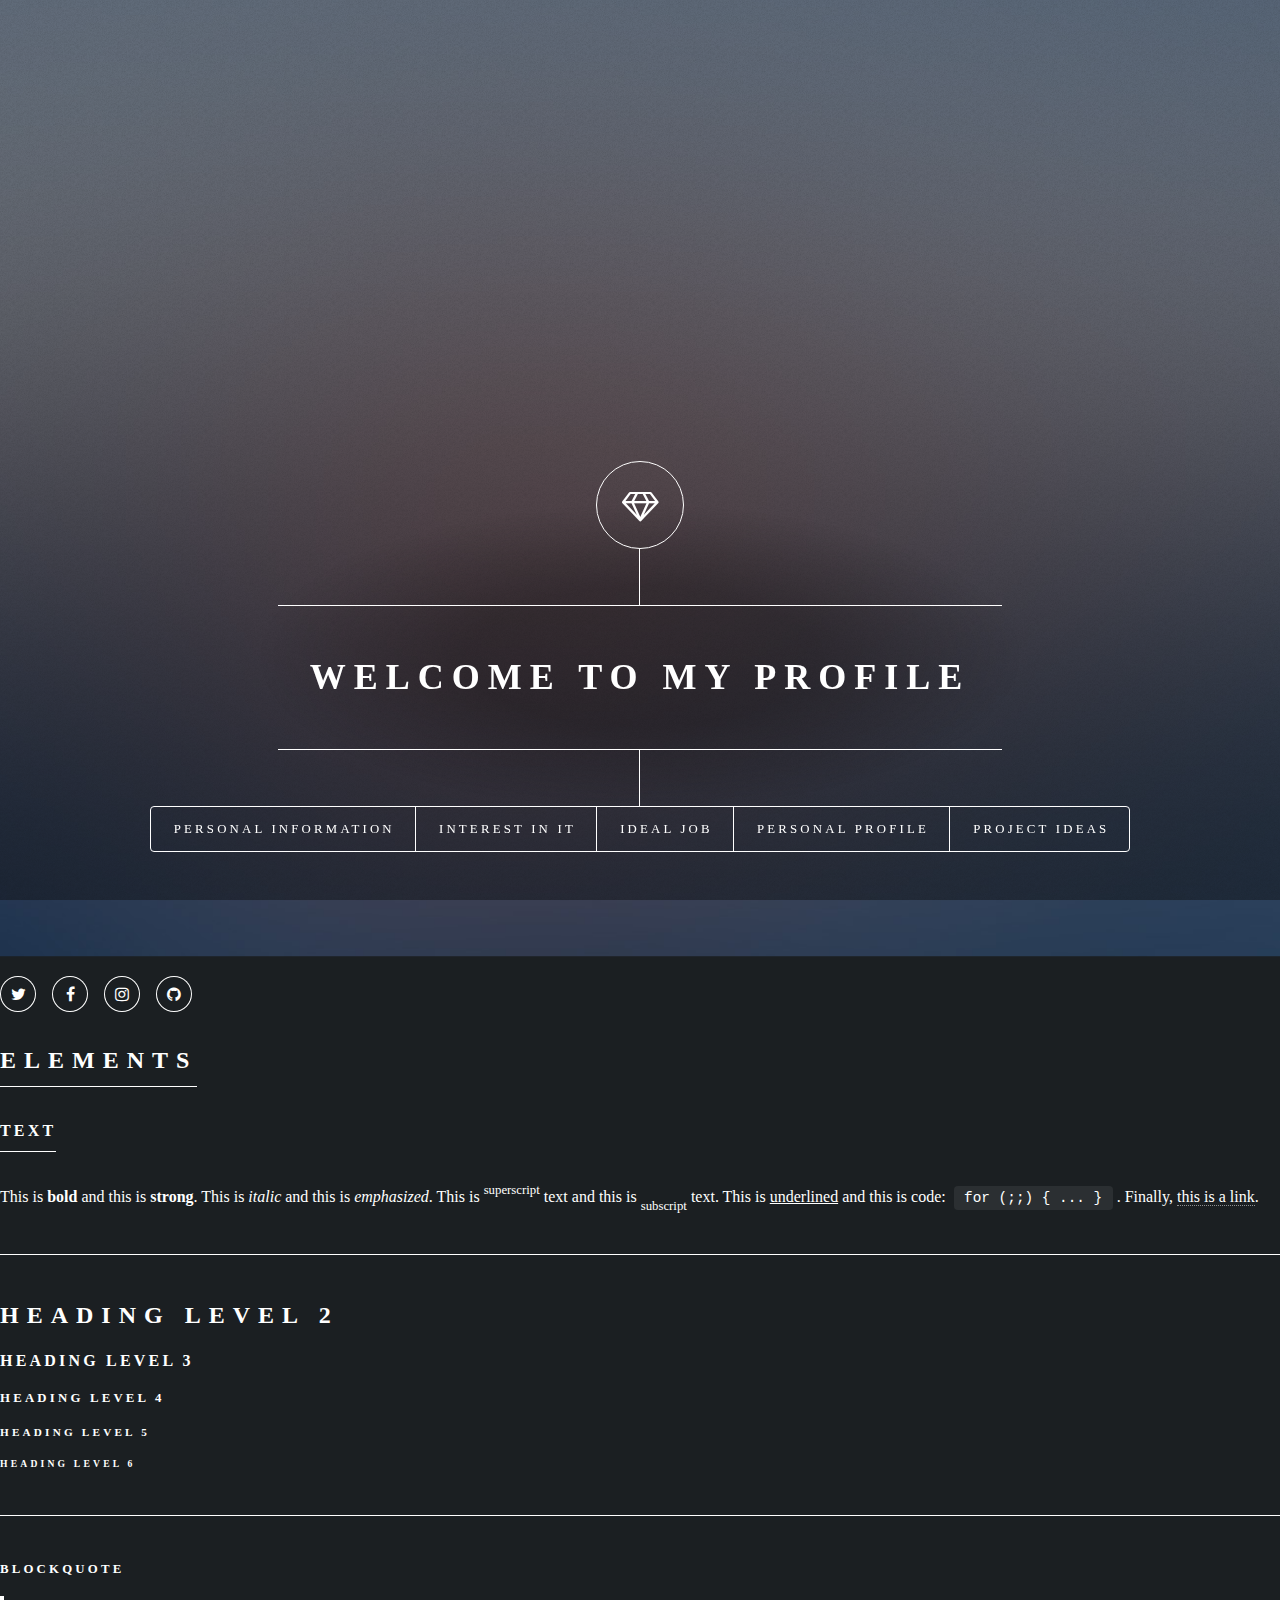
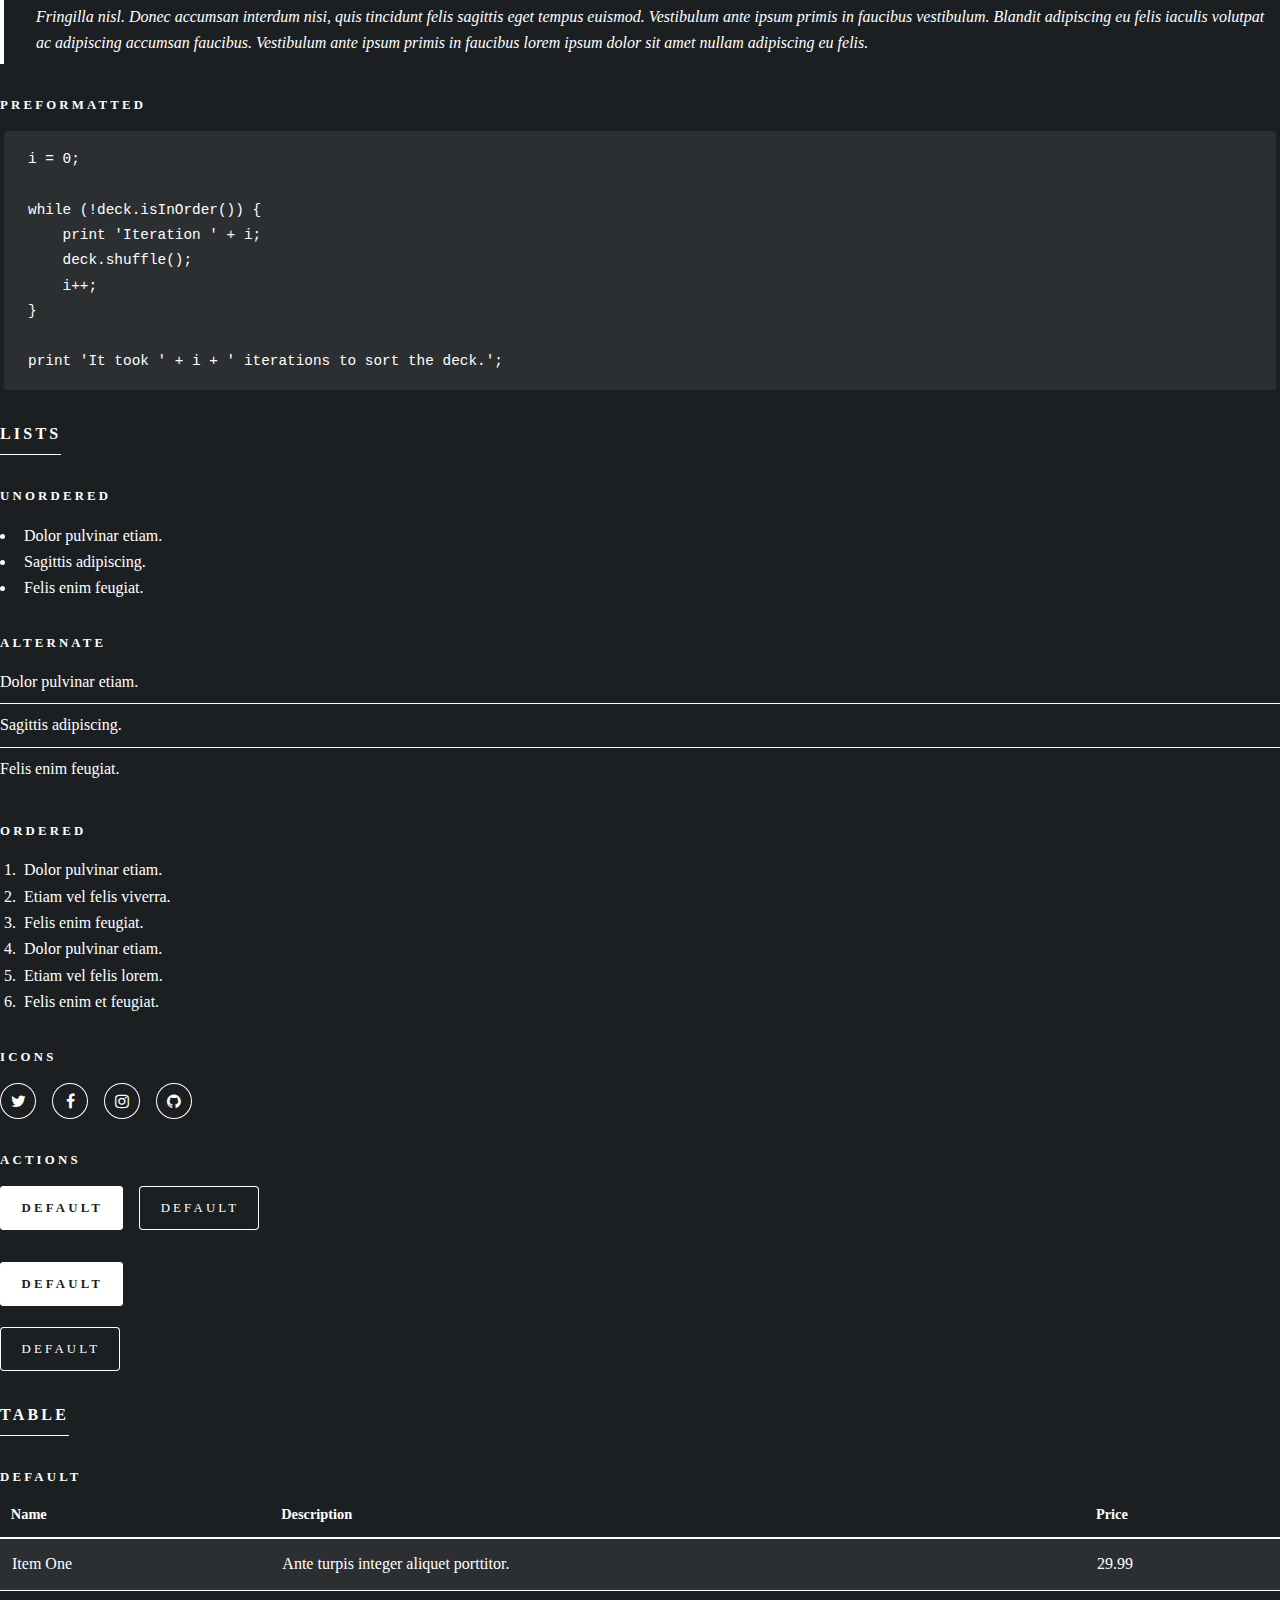
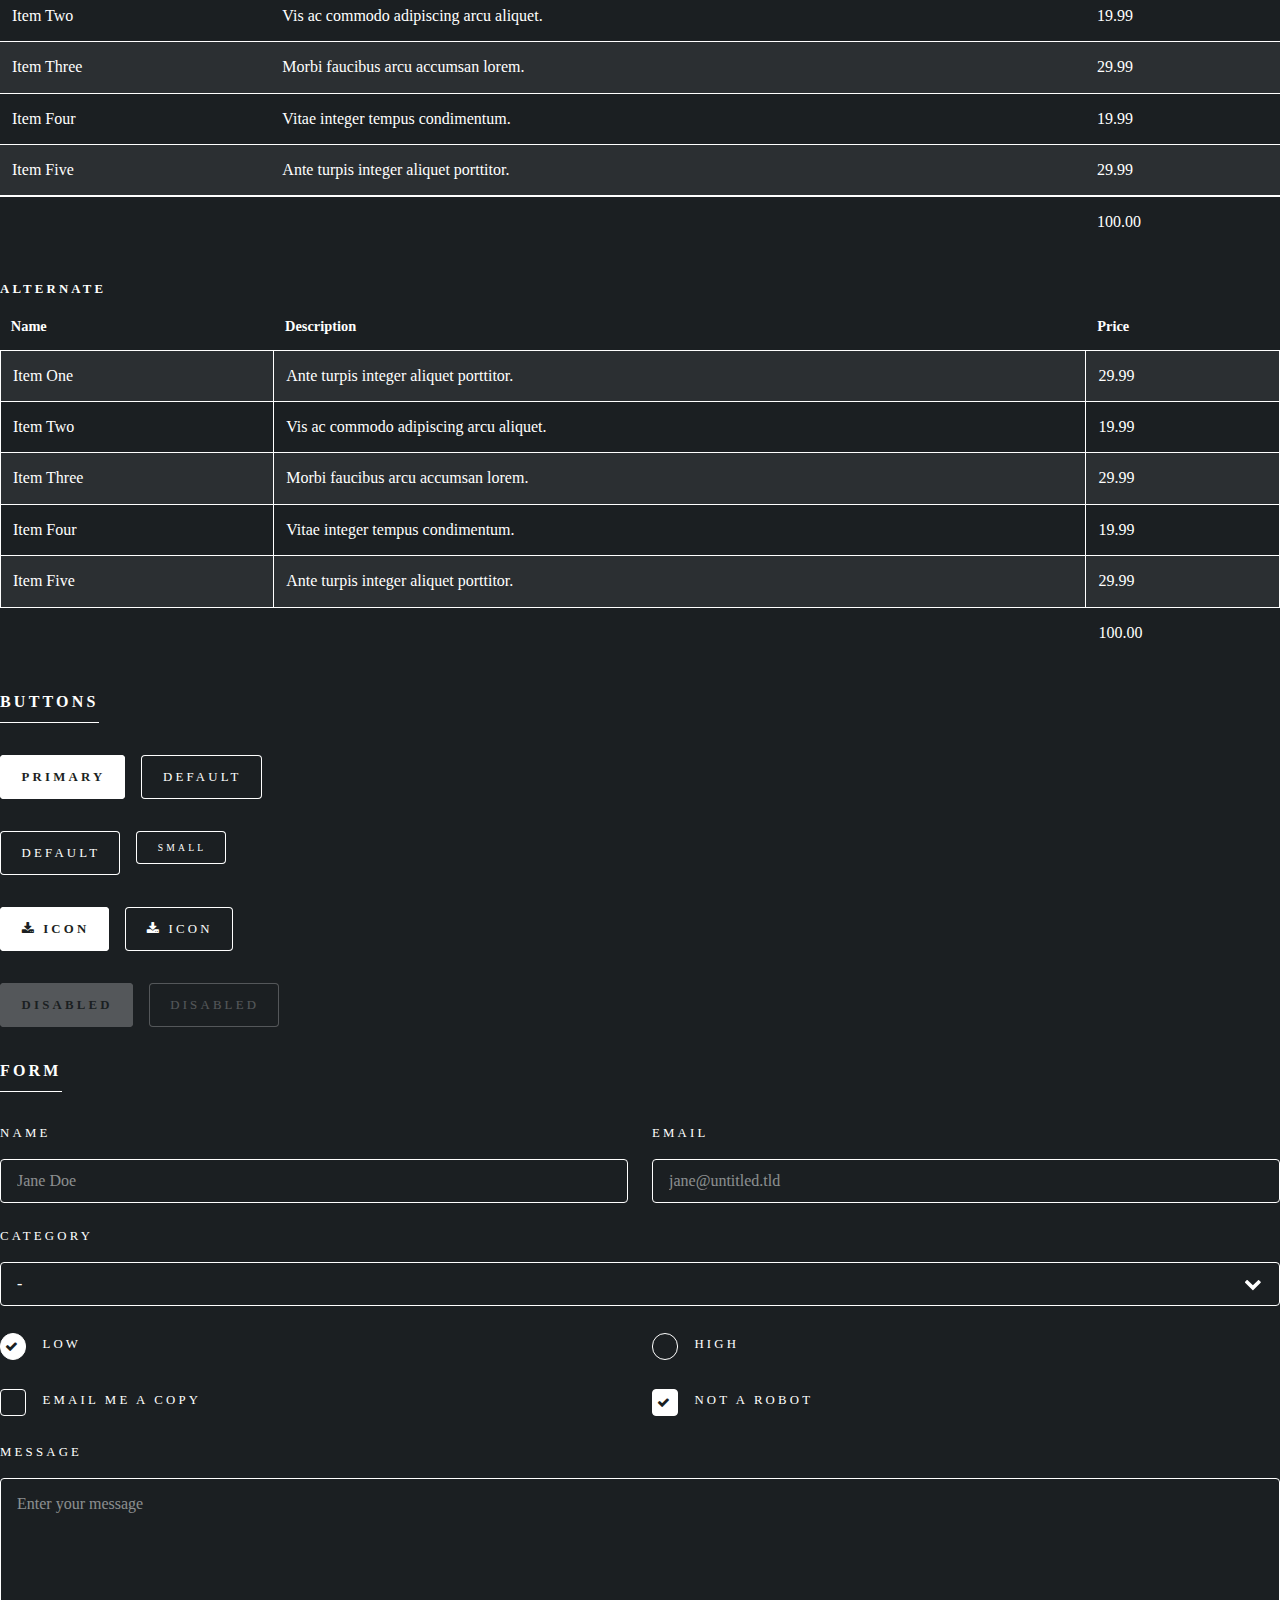
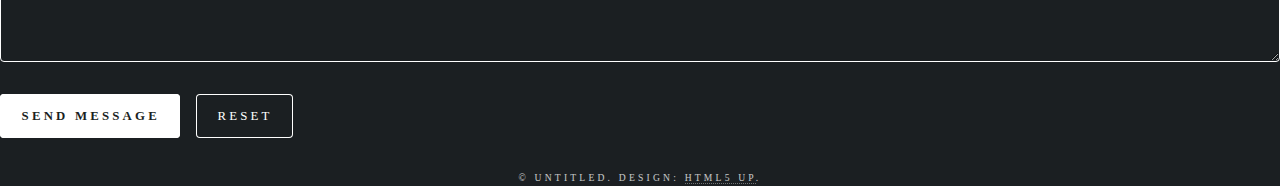
<file: html5up-dimension/index.html>
<!DOCTYPE HTML>
<!--
	Dimension by HTML5 UP
	html5up.net | @ajlkn
	Free for personal and commercial use under the CCA 3.0 license (html5up.net/license)
-->
<html>
	<head>
		<title>Dimension by HTML5 UP</title>
		<meta charset="utf-8" />
		<meta name="viewport" content="width=device-width, initial-scale=1, user-scalable=no" />
		<link rel="stylesheet" href="assets/css/main.css" />
		<noscript><link rel="stylesheet" href="assets/css/noscript.css" /></noscript>
	</head>
	<body class="is-preload">

		<!-- Wrapper -->
			<div id="wrapper">

				<!-- Header -->
					<header id="header">
						<div class="logo">
							<span class="icon fa-diamond"></span>
						</div>
						<div class="content">
							<div class="inner">
								<h1>WELCOME TO MY PROFILE</h1>
								
							</div>
						</div>
						<nav>
							<ul>
								<li><a href="#PersonalInformation">Personal Information</a></li>
								<li><a href="#InterestinIT">Interest in IT</a></li>
								<li><a href="#IdealJob">Ideal Job</a></li>
								<li><a href="#PersonalProfile">Personal Profile</a></li>
								<li><a href="#Projectideas">Project Ideas</a></li>
								<!--<li><a href="#elements">Elements</a></li>-->
							</ul>
						</nav>
					</header>

				<!-- Main -->
					<div id="main">

						<!-- Personal Information -->
							<article id="PersonalInformation">
								<h2 class="major">Personal Information</h2>
								<p>My name is hajera, my student ID is s3660468 and my email address is s3660468@student.rmit.edu.au .I grew up in Afghanistan and moved to Australia in 2006 I started from primary school went to high school. One interesting fact about me is that I’m scared of dogs.</p>
								 <span class="image main"><img src="images/hajera.jpg" alt="" /></span>
							</article>

						<!-- Interest in IT -->
							<article id="InterestinIT">
								<h2 class="major">Interest in IT</h2>
								<span class="image main"><img src="images/code.jpg" alt="" /></span>
								<p> What is your interest in IT?</p> 
								<p>What interest me, is programing and web developing mainly because you can do anything and there is always something new to learn. There are infinite lines of code that all do different thing but when you put them together they make a program.My interest in IT started in year 11 and 12 when I started taking information technology which I learnt the basics of programming and coding like Hello World. When I started going to my classes and learning new things, I knew I wanted to pursue a career in IT.</p>
								<p>Why did you choose to come to RMIT?</p> 
								<p>The reason I choose to come to RMIT was because I got an offer from RMIT and also my year 12 career advisers suggested RMIT to me because it offer a different range of qualifications like you can do you certificate, diploma or advances diploma and if you want to you can continues studying and do you bachelors, honours and master degree.</p>
								<p>What do you expect to learn during your studies?</p>
								<p> During my studies, I expect to learn to get better at solving problems and learn more about programing and coding. I want to learn how to program and make  professional website for bigger business who want to branch out to online advertising, as I want to be a web developer as my future career. </p>
							</article>

						<!-- Ideal Job -->
							<article id="IdealJob">
								<h2 class="major">Ideal Job</h2>
								<span class="image main"><img src="images/job.jpg" alt="" /></span>
								<p>The job advertisement itself.</p>
								<p>Jobs advertisement link: https://www.seek.com.au/job/38527146?searchrequesttoken=57602835-163b-456c-aca3-b8c3aa6a3c42&type=standout</p>
								<p>Screenshot of the job:</p>
								<span class="image main"><img src="images/first.jpg" alt="" /></span>
								<span class="image main"><img src="images/second.jpg" alt="" /></span>
								<span class="image main"><img src="images/third.jpg" alt="" /></span>
								<span class="image main"><img src="images/fourth.jpg" alt="" /></span>
								<p>Description of the position, and particularly what makes this position appealing to you?</p>
								<p>The requirements to this job is that you should have experience in user interface design and whereas the person will work with a User experiences design, designer to construct pixel perfect multi-platform results.The portfolio you made should be amazing and will showcase the websites and apps that have made from scratch. Should have sufficient knowledge in HTML and CSS to develop a WordPress website. You will realise the user experience design and least design and have the capacity to work under pressure and meet tight deadlines.For this work you have to be passionate, creative, pleasant, open minded, and a team player and also you have typographical skills and should understand the branding and be able to create websites and app design from a brief given to you, working closely together with our user experience design.</p>
								<p>Description of the skills, qualifications and experience required for the position?</p>
								<p>The qualifications for this job is that you should have Bachelor degree in graphic design or anything close to that. The experience need for this job is minimum is 5 years as a web designer. The skills you are required is to have is outstanding verbal and written communication skills and being able to be a team player who can adjust in a fast-changing environment and being able to solve problem and have good time management skills.Should have amazing creative portfolio of a current web design you have worked on and Should be highly professional in Photoshop, Illustrator, InDesign and Sketch or Adobe XD at a least in a Mac environment.Have the basic understanding of HTML and CSS and experience in WordPress would be a bonus for this job.Being able to manage and design multiple project at the same time and have to be up to date with the Technology trends for mobile app and websites.</p>
								<p>Description of the skills, qualifications and experience you currently have?</P>
								<p> Right now, the skills I have for web design is the basic HTML, CSS and WordPress, skills I have and the qualifications I have is a Diploma Degree in Information Technology and bachelor’s Degree in Technology (computer studies) which I’m doing it.I really don't have any experience in web design or mobile app</P>
								<p>Plan describing how you will obtain the skills, qualifications and experiencerequired for the position, building on those you have now?</p>
								<p>A plan that I will obtain is to get better at developing website, I should start making random website from scratch and using WordPress so I can get good at my HTML and CSS because right now I have the basic knowledge of the HTML and CSS. If I practice more I would get better at it, and also If I need help I can use the internet to find out how to do it.</p>
							</article>

						<!-- Personal Profile -->
							<article id="PersonalProfile">
								<h2 class="major">Personal Profile</h2>
								<p>The results of an online Myers-Briggs test</p>
								<span class="image main"><img src="images/1.jpg" alt="" /></span>
								<span class="image main"><img src="images/1and2.jpg" alt="" /></span>
								<p>The results of an online learning style test</p>
								<span class="image main"><img src="images/2.jpg" alt="" /></span>
								<p>The Result of Big Five Personality Test</p>
								<span class="image main"><img src="images/3.jpg" alt="" /></span>
								<p>What do the results of these tests mean for you?</p>
								<p>The test results mean to me that I have to improve and work on something to get better at it.</p>
								<p>How do you think these results may influence your behaviour in a team?</p>
								<p>The results may influence my behaviour in my group by making me talk and contribute more in group discussions and tell my group what I am thinking because I’m quite person.</p>
								<p>How should you take this into account when forming a team</p>
								<p>When form a team I should take into account that someone who better at being a team leader because I’m not good at giving people Ideas and telling them what to do.</p>
							</article>
						 <!-- Project ideas -->
							<article id="Projectideas">
								<h2 class="major">Project ideas</h2>
								<p>What the project will be?</p>
								<p>My project idea is a create a mobile app, the mobile app would be based on lost property, that can be used only by business, companies, school and University. The app can help the people inside or outside the business (employees or customers), companies (employees or customers), school (stuff or student) and University (stuff or student) find there lost their valuable or items. The app is useful because it can help lose the hustle of going back to the business, companies, school and University to find their lost valuable or items. If the owner of the item is found they should have an evidence of ownership. </p>
								<p>Description of why the project will be interesting or useful?</p>
								<p>The mobile app that I’m creating can be useful for people who has a habit of losing thing or forgetting things at places it will be easy for them to find their stuff, where they left their valuable or items by just checking the app if anyone has handed it to the lost property. As my own personal experience in high school I have lost most of my thing but mostly I have lost my USB and I used to go to the library or the lost property once a week to check if my USB would be there that would kind of bothered me to go to the library and have look, if the school had an app with they could listed the thing student have lost, that would make my life easier by just check on the app instead of physically going. </p>
								<p>Description of the features of the product or service?</p>
								<p>The features that my App application would have is sign up page, login page and notification button. The sign-up page would be simple to follow and to make an account first you filling some of your details like first name, last name, phone number and  verification code will be send to the phone number which they need to type it in for security purpose , Personal email verification code will be send to personal email which they need to type it in security purpose , category for example if it business, school or company and they need to fill in the category detail like if they are sign up for a school, business or company they need to put in the name of the school, business or the companies.The sign-up page would contain username or email and password to sign in and a button for forgot user name and forgot password just in case they don't remember their user name and password and sign in button so when they click in the sign in button t can process and open their account and a tick the box button where it says remember my account, so they don’t have to log in every time if they don't want to, they can just be log in all the time if they tick the box. In the setting, there will be a notification button where they can adjust it if they want to see the notification by truing the notification button on. The notification will notify if there is any new lost item has been added to the app or any update has been made and they will be notified and if they only turn the button on then only they will be notified other ways if the button is off they will be not notified and they have to check the app for any update or if any new items has been added.When you log in into your account there will be button where it will have items and when you click on the items button you will have sub menu of different category of items for example, there will be a phone, watches and USB and when you click on one of them you for example if you click on the USB sub menu you will see how many USB is there and if yours is there.Another feature I’ll add is a location button which is up to the owner of the account if they want to they can turn the location on and the app will know the location and if they lose something they can check where the last place they went to and if they don't want the location they can just leave it off and no location and be tracked and this will be a simple application just to get started on the project more feature can be add afterwards when once our customer uses the mobile application and we can ask there feedback on what needs to be improved or added to the mobile application. </p>
								<p>Describe of the software, hardware and/or other equipment needed?</p>
								<p>First thing you need is to have a mobile application developer who know how to code and make a mobile application. The hardware that we need to develop this app is a laptop or a computer from Mac or windows or from any company. The laptop or computer should have enough storage to download the program that you will be using for coding the mobile application and an android phone to test the app at each stage. The software that we will be using to develop this mobile app is android studio, which we can download it from google for free.</p>
								<p>List the skills are required for your project, including software that needs to be written, and special hardware?</p>
								<p>The skills Required for developing the mobile application is that you need to know to how to use the android studio and when testing the application, you should know how to connect the hardware which is the phone to android studio to test the application at each stage to see if the app is working the way you planned to work and how the application look on an mobile and the other  skill Required for developing the mobile application is someone who needs to be good at coding for mobile application and get the basic thing we want in a app.It will be easy to find the hardware and software because we already have the hardware and software but when it comes to the skills it would be hard to find because as myself I really don’t have the skills to develop an application own my own I will need someone’s help who good at developing mobile application.</p>
								<p>If the project is successful, what will be the outcome? How will the original problem be solved? What impact will this development have?</p>
								<p>If my project is successful the outcome will be huge. For one it will be less of a hassle to find you lost belongings. because of going to the store or business you can just get on our app find the store or business and try and find you lost belongings and my mobile application will solve the original problem, it will do this by making it easier to find and retrieve your item you have lost thus solving my original problem. If my mobile app is successful there will probably be more applications like my own in development.</p>
								
								
							</article>
										</div>
									</div>
									<ul class="actions">
										<li><input type="submit" value="Send Message" class="primary" /></li>
										<li><input type="reset" value="Reset" /></li>
									</ul>
								</form>
								<ul class="icons">
									<li><a href="#" class="icon fa-twitter"><span class="label">Twitter</span></a></li>
									<li><a href="#" class="icon fa-facebook"><span class="label">Facebook</span></a></li>
									<li><a href="#" class="icon fa-instagram"><span class="label">Instagram</span></a></li>
									<li><a href="#" class="icon fa-github"><span class="label">GitHub</span></a></li>
								</ul>
							</article>

						<!-- Elements -->
							<article id="elements">
								<h2 class="major">Elements</h2>

								<section>
									<h3 class="major">Text</h3>
									<p>This is <b>bold</b> and this is <strong>strong</strong>. This is <i>italic</i> and this is <em>emphasized</em>.
									This is <sup>superscript</sup> text and this is <sub>subscript</sub> text.
									This is <u>underlined</u> and this is code: <code>for (;;) { ... }</code>. Finally, <a href="#">this is a link</a>.</p>
									<hr />
									<h2>Heading Level 2</h2>
									<h3>Heading Level 3</h3>
									<h4>Heading Level 4</h4>
									<h5>Heading Level 5</h5>
									<h6>Heading Level 6</h6>
									<hr />
									<h4>Blockquote</h4>
									<blockquote>Fringilla nisl. Donec accumsan interdum nisi, quis tincidunt felis sagittis eget tempus euismod. Vestibulum ante ipsum primis in faucibus vestibulum. Blandit adipiscing eu felis iaculis volutpat ac adipiscing accumsan faucibus. Vestibulum ante ipsum primis in faucibus lorem ipsum dolor sit amet nullam adipiscing eu felis.</blockquote>
									<h4>Preformatted</h4>
									<pre><code>i = 0;

while (!deck.isInOrder()) {
    print 'Iteration ' + i;
    deck.shuffle();
    i++;
}

print 'It took ' + i + ' iterations to sort the deck.';</code></pre>
								</section>

								<section>
									<h3 class="major">Lists</h3>

									<h4>Unordered</h4>
									<ul>
										<li>Dolor pulvinar etiam.</li>
										<li>Sagittis adipiscing.</li>
										<li>Felis enim feugiat.</li>
									</ul>

									<h4>Alternate</h4>
									<ul class="alt">
										<li>Dolor pulvinar etiam.</li>
										<li>Sagittis adipiscing.</li>
										<li>Felis enim feugiat.</li>
									</ul>

									<h4>Ordered</h4>
									<ol>
										<li>Dolor pulvinar etiam.</li>
										<li>Etiam vel felis viverra.</li>
										<li>Felis enim feugiat.</li>
										<li>Dolor pulvinar etiam.</li>
										<li>Etiam vel felis lorem.</li>
										<li>Felis enim et feugiat.</li>
									</ol>
									<h4>Icons</h4>
									<ul class="icons">
										<li><a href="#" class="icon fa-twitter"><span class="label">Twitter</span></a></li>
										<li><a href="#" class="icon fa-facebook"><span class="label">Facebook</span></a></li>
										<li><a href="#" class="icon fa-instagram"><span class="label">Instagram</span></a></li>
										<li><a href="#" class="icon fa-github"><span class="label">Github</span></a></li>
									</ul>

									<h4>Actions</h4>
									<ul class="actions">
										<li><a href="#" class="button primary">Default</a></li>
										<li><a href="#" class="button">Default</a></li>
									</ul>
									<ul class="actions stacked">
										<li><a href="#" class="button primary">Default</a></li>
										<li><a href="#" class="button">Default</a></li>
									</ul>
								</section>

								<section>
									<h3 class="major">Table</h3>
									<h4>Default</h4>
									<div class="table-wrapper">
										<table>
											<thead>
												<tr>
													<th>Name</th>
													<th>Description</th>
													<th>Price</th>
												</tr>
											</thead>
											<tbody>
												<tr>
													<td>Item One</td>
													<td>Ante turpis integer aliquet porttitor.</td>
													<td>29.99</td>
												</tr>
												<tr>
													<td>Item Two</td>
													<td>Vis ac commodo adipiscing arcu aliquet.</td>
													<td>19.99</td>
												</tr>
												<tr>
													<td>Item Three</td>
													<td> Morbi faucibus arcu accumsan lorem.</td>
													<td>29.99</td>
												</tr>
												<tr>
													<td>Item Four</td>
													<td>Vitae integer tempus condimentum.</td>
													<td>19.99</td>
												</tr>
												<tr>
													<td>Item Five</td>
													<td>Ante turpis integer aliquet porttitor.</td>
													<td>29.99</td>
												</tr>
											</tbody>
											<tfoot>
												<tr>
													<td colspan="2"></td>
													<td>100.00</td>
												</tr>
											</tfoot>
										</table>
									</div>

									<h4>Alternate</h4>
									<div class="table-wrapper">
										<table class="alt">
											<thead>
												<tr>
													<th>Name</th>
													<th>Description</th>
													<th>Price</th>
												</tr>
											</thead>
											<tbody>
												<tr>
													<td>Item One</td>
													<td>Ante turpis integer aliquet porttitor.</td>
													<td>29.99</td>
												</tr>
												<tr>
													<td>Item Two</td>
													<td>Vis ac commodo adipiscing arcu aliquet.</td>
													<td>19.99</td>
												</tr>
												<tr>
													<td>Item Three</td>
													<td> Morbi faucibus arcu accumsan lorem.</td>
													<td>29.99</td>
												</tr>
												<tr>
													<td>Item Four</td>
													<td>Vitae integer tempus condimentum.</td>
													<td>19.99</td>
												</tr>
												<tr>
													<td>Item Five</td>
													<td>Ante turpis integer aliquet porttitor.</td>
													<td>29.99</td>
												</tr>
											</tbody>
											<tfoot>
												<tr>
													<td colspan="2"></td>
													<td>100.00</td>
												</tr>
											</tfoot>
										</table>
									</div>
								</section>

								<section>
									<h3 class="major">Buttons</h3>
									<ul class="actions">
										<li><a href="#" class="button primary">Primary</a></li>
										<li><a href="#" class="button">Default</a></li>
									</ul>
									<ul class="actions">
										<li><a href="#" class="button">Default</a></li>
										<li><a href="#" class="button small">Small</a></li>
									</ul>
									<ul class="actions">
										<li><a href="#" class="button primary icon fa-download">Icon</a></li>
										<li><a href="#" class="button icon fa-download">Icon</a></li>
									</ul>
									<ul class="actions">
										<li><span class="button primary disabled">Disabled</span></li>
										<li><span class="button disabled">Disabled</span></li>
									</ul>
								</section>

								<section>
									<h3 class="major">Form</h3>
									<form method="post" action="#">
										<div class="fields">
											<div class="field half">
												<label for="demo-name">Name</label>
												<input type="text" name="demo-name" id="demo-name" value="" placeholder="Jane Doe" />
											</div>
											<div class="field half">
												<label for="demo-email">Email</label>
												<input type="email" name="demo-email" id="demo-email" value="" placeholder="jane@untitled.tld" />
											</div>
											<div class="field">
												<label for="demo-category">Category</label>
												<select name="demo-category" id="demo-category">
													<option value="">-</option>
													<option value="1">Manufacturing</option>
													<option value="1">Shipping</option>
													<option value="1">Administration</option>
													<option value="1">Human Resources</option>
												</select>
											</div>
											<div class="field half">
												<input type="radio" id="demo-priority-low" name="demo-priority" checked>
												<label for="demo-priority-low">Low</label>
											</div>
											<div class="field half">
												<input type="radio" id="demo-priority-high" name="demo-priority">
												<label for="demo-priority-high">High</label>
											</div>
											<div class="field half">
												<input type="checkbox" id="demo-copy" name="demo-copy">
												<label for="demo-copy">Email me a copy</label>
											</div>
											<div class="field half">
												<input type="checkbox" id="demo-human" name="demo-human" checked>
												<label for="demo-human">Not a robot</label>
											</div>
											<div class="field">
												<label for="demo-message">Message</label>
												<textarea name="demo-message" id="demo-message" placeholder="Enter your message" rows="6"></textarea>
											</div>
										</div>
										<ul class="actions">
											<li><input type="submit" value="Send Message" class="primary" /></li>
											<li><input type="reset" value="Reset" /></li>
										</ul>
									</form>
								</section>

							</article>

					</div>

				<!-- Footer -->
					<footer id="footer">
						<p class="copyright">&copy; Untitled. Design: <a href="https://html5up.net">HTML5 UP</a>.</p>
					</footer>

			</div>

		<!-- BG -->
			<div id="bg"></div>

		<!-- Scripts -->
			<script src="assets/js/jquery.min.js"></script>
			<script src="assets/js/browser.min.js"></script>
			<script src="assets/js/breakpoints.min.js"></script>
			<script src="assets/js/util.js"></script>
			<script src="assets/js/main.js"></script>

	</body>
</html>
</file>
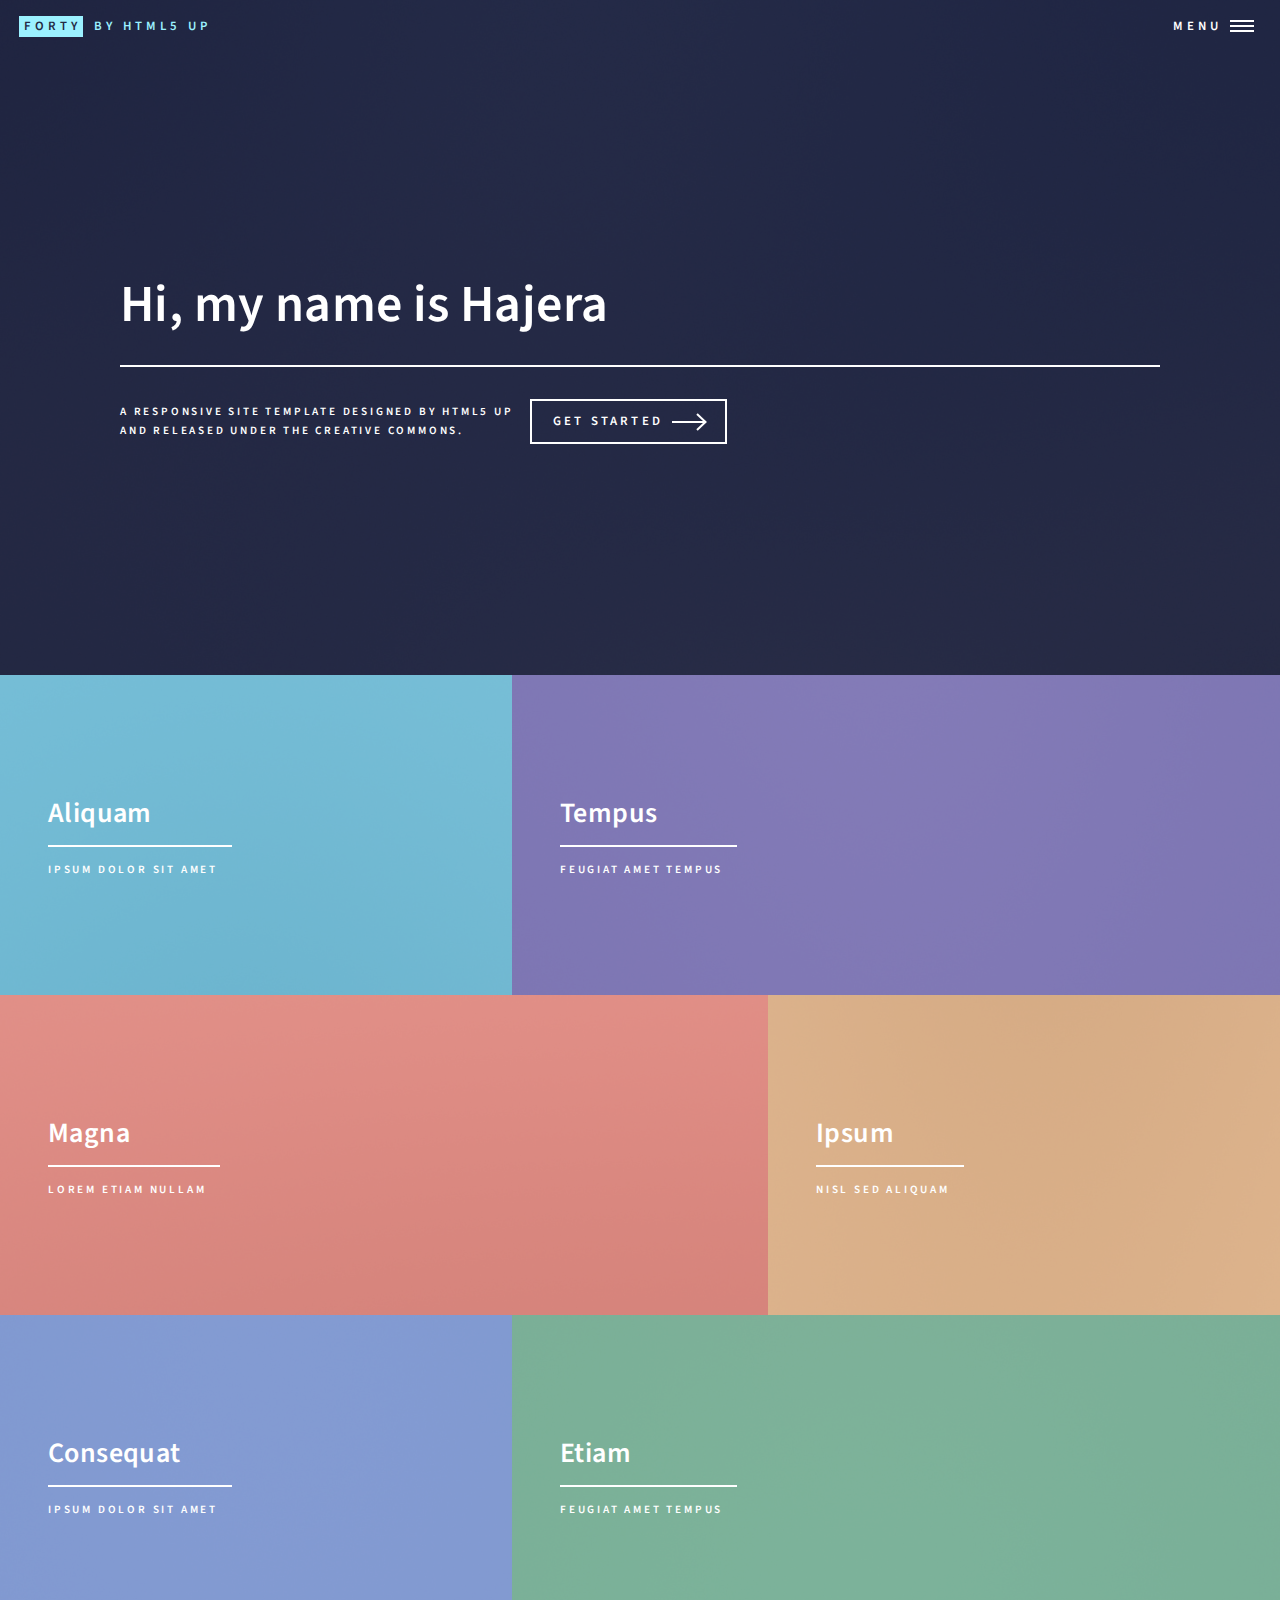
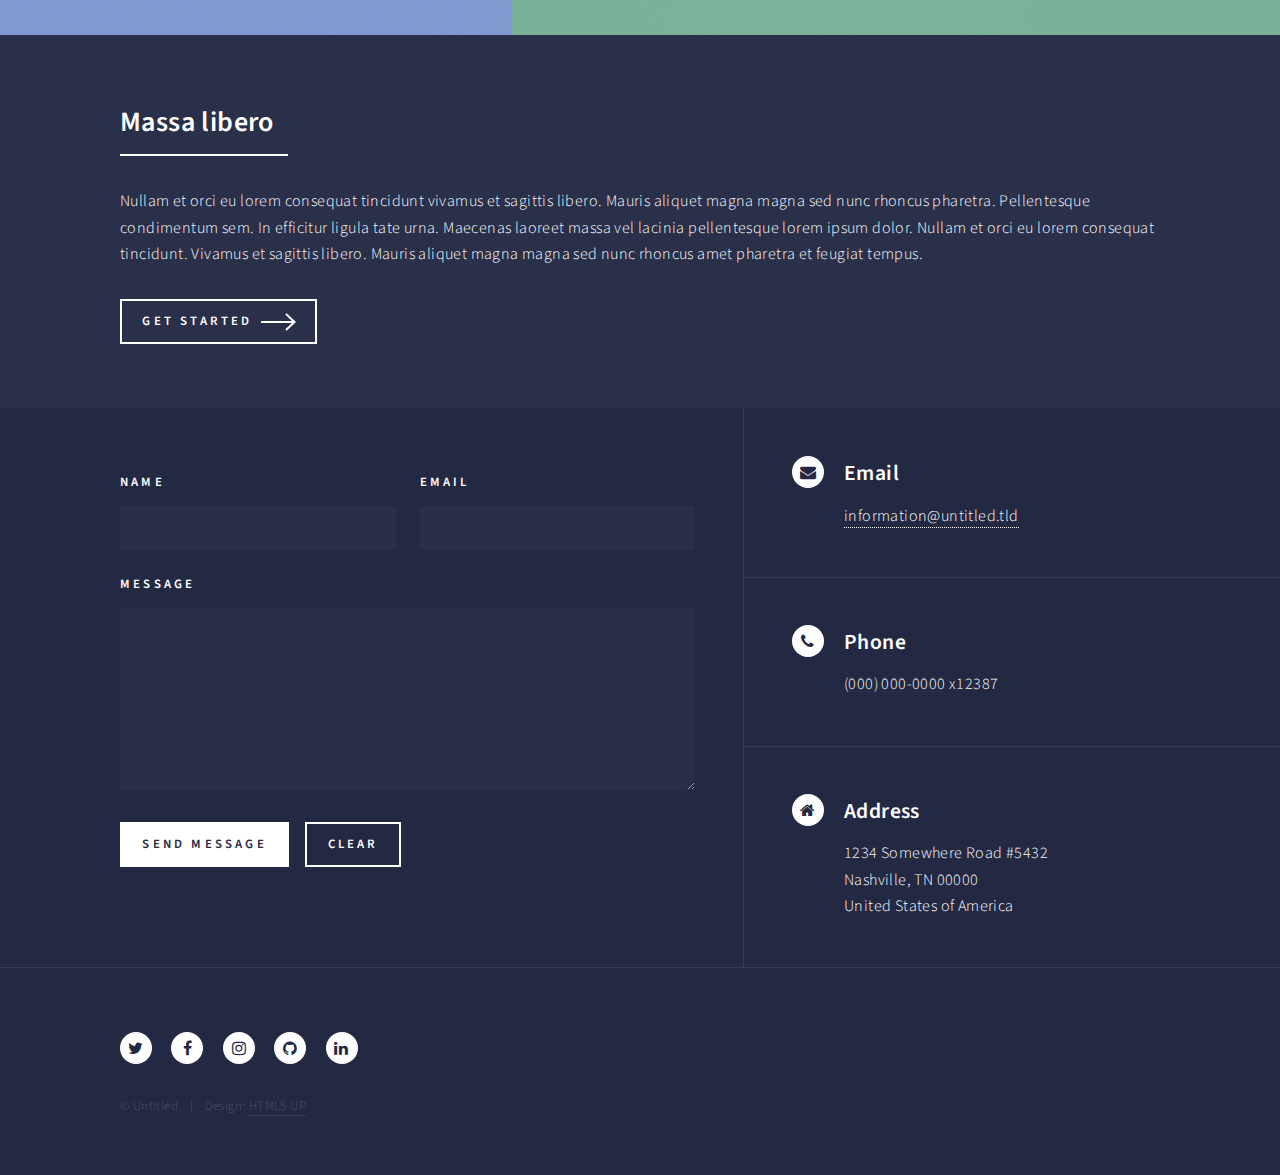
<file: html5up-forty/index.html>
<!DOCTYPE HTML>
<!--
	Forty by HTML5 UP
	html5up.net | @ajlkn
	Free for personal and commercial use under the CCA 3.0 license (html5up.net/license)
-->
<html>
	<head>
		<title>Forty by HTML5 UP</title>
		<meta charset="utf-8" />
		<meta name="viewport" content="width=device-width, initial-scale=1, user-scalable=no" />
		<link rel="stylesheet" href="assets/css/main.css" />
		<noscript><link rel="stylesheet" href="assets/css/noscript.css" /></noscript>
	</head>
	<body class="is-preload">

		<!-- Wrapper -->
			<div id="wrapper">

				<!-- Header -->
					<header id="header" class="alt">
						<a href="index.html" class="logo"><strong>Forty</strong> <span>by HTML5 UP</span></a>
						<nav>
							<a href="#menu">Menu</a>
						</nav>
					</header>

				<!-- Menu -->
					<nav id="menu">
						<ul class="links">
							<li><a href="Personal Information.html">Personal Information</a></li>
							<li><a href="Interest in IT.html">Interest in IT</a></li>
							<li><a href="Ideal Job.html">Ideal Job</a></li>
							<li><a href="Personal Profile.html">Personal Profile</a></li>
							<li><a href="Project ideas.html">Project ideas</a></li>
						</ul>
						<ul class="actions stacked">
							<li><a href="#" class="button primary fit">Get Started</a></li>
							<li><a href="#" class="button fit">Log In</a></li>
						</ul>
					</nav>

				<!-- Banner -->
					<section id="banner" class="major">
						<div class="inner">
							<header class="major">
								<h1>Hi, my name is Hajera</h1>
							</header>
							<div class="content">
								<p>A responsive site template designed by HTML5 UP<br />
								and released under the Creative Commons.</p>
								<ul class="actions">
									<li><a href="#one" class="button next scrolly">Get Started</a></li>
								</ul>
							</div>
						</div>
					</section>

				<!-- Main -->
					<div id="main">

						<!-- One -->
							<section id="one" class="tiles">
								<article>
									<span class="image">
										<img src="images/pic01.jpg" alt="" />
									</span>
									<header class="major">
										<h3><a href="landing.html" class="link">Aliquam</a></h3>
										<p>Ipsum dolor sit amet</p>
									</header>
								</article>
								<article>
									<span class="image">
										<img src="images/pic02.jpg" alt="" />
									</span>
									<header class="major">
										<h3><a href="landing.html" class="link">Tempus</a></h3>
										<p>feugiat amet tempus</p>
									</header>
								</article>
								<article>
									<span class="image">
										<img src="images/pic03.jpg" alt="" />
									</span>
									<header class="major">
										<h3><a href="landing.html" class="link">Magna</a></h3>
										<p>Lorem etiam nullam</p>
									</header>
								</article>
								<article>
									<span class="image">
										<img src="images/pic04.jpg" alt="" />
									</span>
									<header class="major">
										<h3><a href="landing.html" class="link">Ipsum</a></h3>
										<p>Nisl sed aliquam</p>
									</header>
								</article>
								<article>
									<span class="image">
										<img src="images/pic05.jpg" alt="" />
									</span>
									<header class="major">
										<h3><a href="landing.html" class="link">Consequat</a></h3>
										<p>Ipsum dolor sit amet</p>
									</header>
								</article>
								<article>
									<span class="image">
										<img src="images/pic06.jpg" alt="" />
									</span>
									<header class="major">
										<h3><a href="landing.html" class="link">Etiam</a></h3>
										<p>Feugiat amet tempus</p>
									</header>
								</article>
							</section>

						<!-- Two -->
							<section id="two">
								<div class="inner">
									<header class="major">
										<h2>Massa libero</h2>
									</header>
									<p>Nullam et orci eu lorem consequat tincidunt vivamus et sagittis libero. Mauris aliquet magna magna sed nunc rhoncus pharetra. Pellentesque condimentum sem. In efficitur ligula tate urna. Maecenas laoreet massa vel lacinia pellentesque lorem ipsum dolor. Nullam et orci eu lorem consequat tincidunt. Vivamus et sagittis libero. Mauris aliquet magna magna sed nunc rhoncus amet pharetra et feugiat tempus.</p>
									<ul class="actions">
										<li><a href="landing.html" class="button next">Get Started</a></li>
									</ul>
								</div>
							</section>

					</div>

				<!-- Contact -->
					<section id="contact">
						<div class="inner">
							<section>
								<form method="post" action="#">
									<div class="fields">
										<div class="field half">
											<label for="name">Name</label>
											<input type="text" name="name" id="name" />
										</div>
										<div class="field half">
											<label for="email">Email</label>
											<input type="text" name="email" id="email" />
										</div>
										<div class="field">
											<label for="message">Message</label>
											<textarea name="message" id="message" rows="6"></textarea>
										</div>
									</div>
									<ul class="actions">
										<li><input type="submit" value="Send Message" class="primary" /></li>
										<li><input type="reset" value="Clear" /></li>
									</ul>
								</form>
							</section>
							<section class="split">
								<section>
									<div class="contact-method">
										<span class="icon alt fa-envelope"></span>
										<h3>Email</h3>
										<a href="#">information@untitled.tld</a>
									</div>
								</section>
								<section>
									<div class="contact-method">
										<span class="icon alt fa-phone"></span>
										<h3>Phone</h3>
										<span>(000) 000-0000 x12387</span>
									</div>
								</section>
								<section>
									<div class="contact-method">
										<span class="icon alt fa-home"></span>
										<h3>Address</h3>
										<span>1234 Somewhere Road #5432<br />
										Nashville, TN 00000<br />
										United States of America</span>
									</div>
								</section>
							</section>
						</div>
					</section>

				<!-- Footer -->
					<footer id="footer">
						<div class="inner">
							<ul class="icons">
								<li><a href="#" class="icon alt fa-twitter"><span class="label">Twitter</span></a></li>
								<li><a href="#" class="icon alt fa-facebook"><span class="label">Facebook</span></a></li>
								<li><a href="#" class="icon alt fa-instagram"><span class="label">Instagram</span></a></li>
								<li><a href="#" class="icon alt fa-github"><span class="label">GitHub</span></a></li>
								<li><a href="#" class="icon alt fa-linkedin"><span class="label">LinkedIn</span></a></li>
							</ul>
							<ul class="copyright">
								<li>&copy; Untitled</li><li>Design: <a href="https://html5up.net">HTML5 UP</a></li>
							</ul>
						</div>
					</footer>

			</div>

		<!-- Scripts -->
			<script src="assets/js/jquery.min.js"></script>
			<script src="assets/js/jquery.scrolly.min.js"></script>
			<script src="assets/js/jquery.scrollex.min.js"></script>
			<script src="assets/js/browser.min.js"></script>
			<script src="assets/js/breakpoints.min.js"></script>
			<script src="assets/js/util.js"></script>
			<script src="assets/js/main.js"></script>

	</body>
</html>
</file>
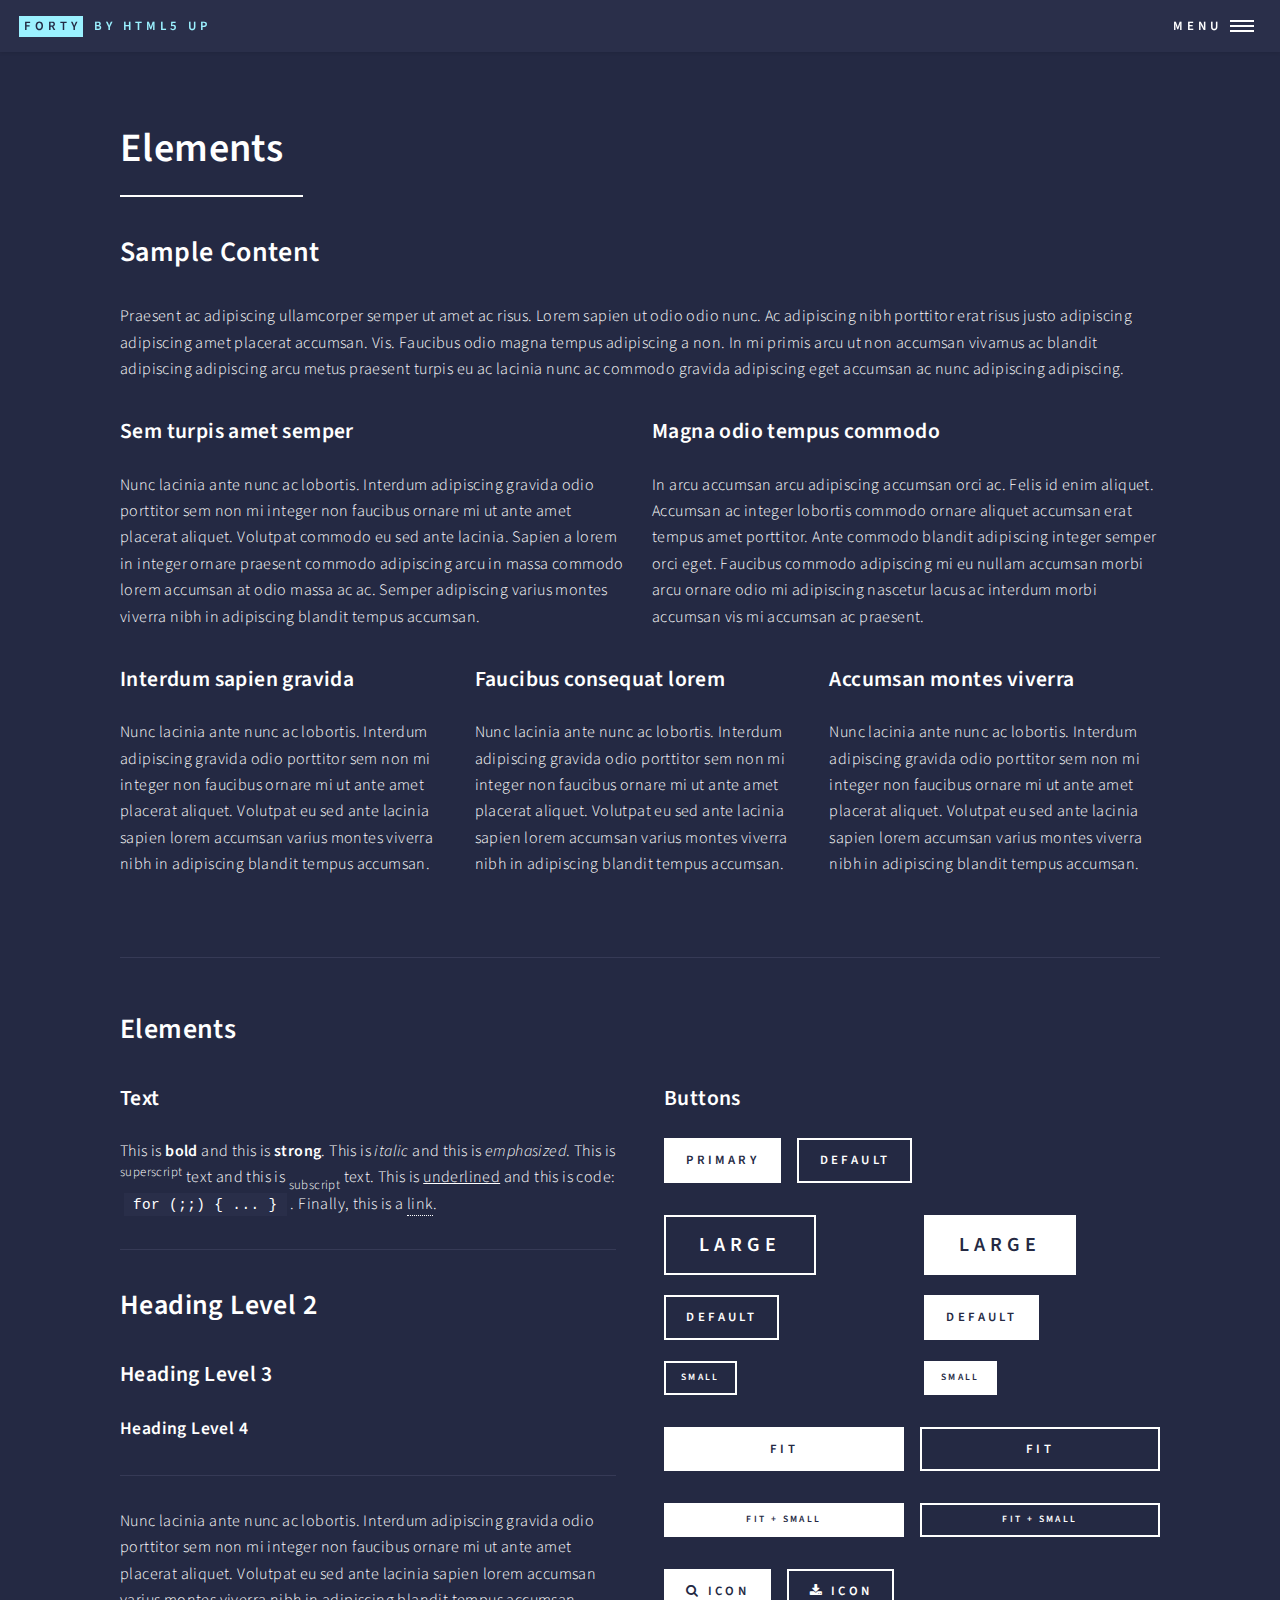
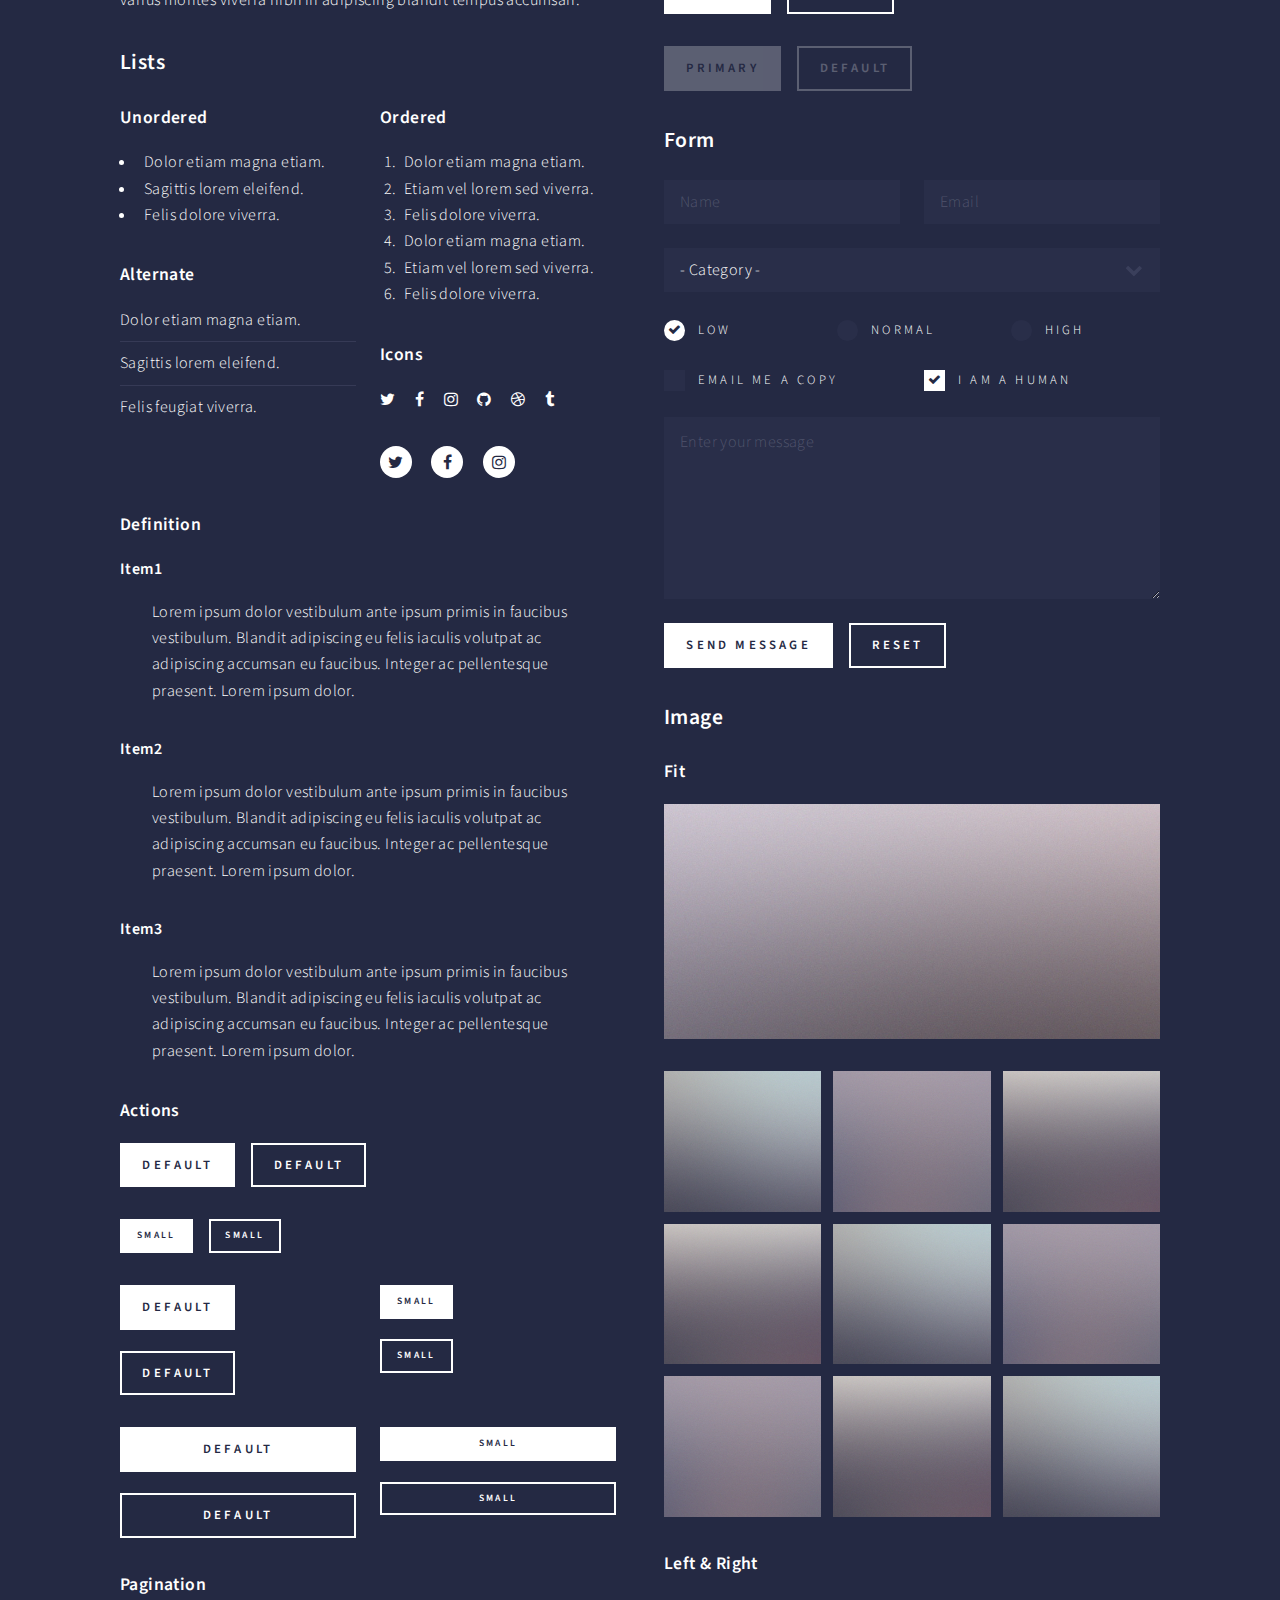
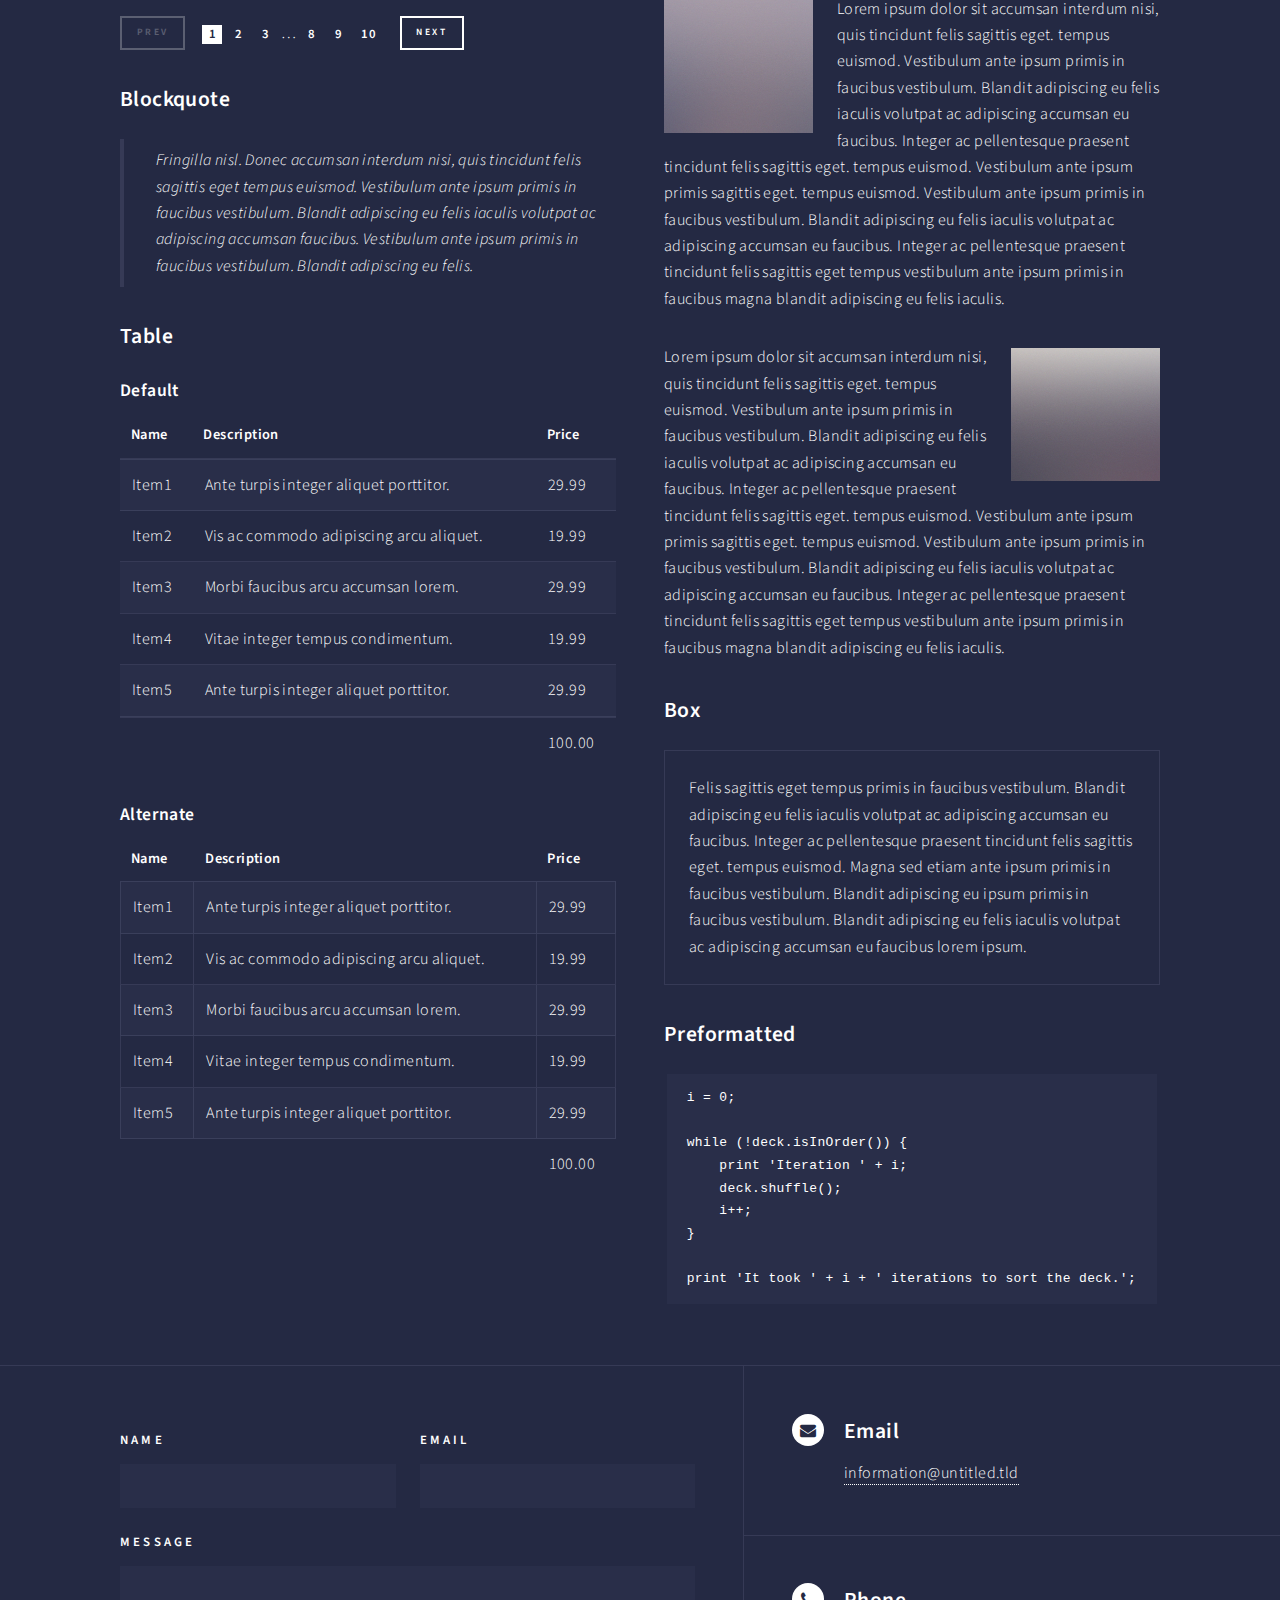
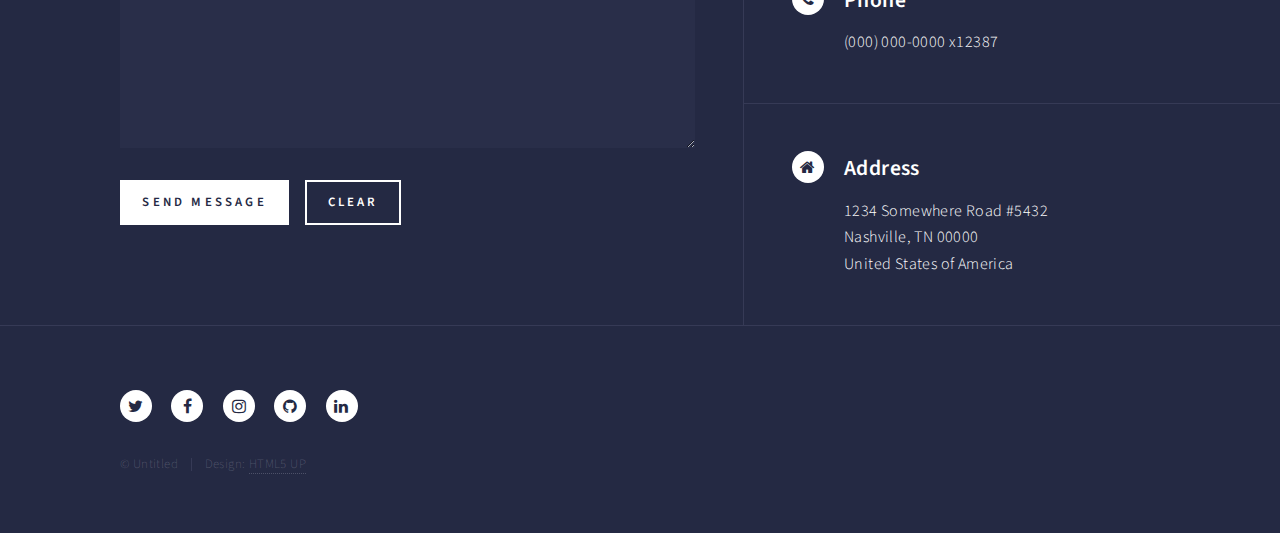
<file: html5up-forty/elements.html>
<!DOCTYPE HTML>
<!--
	Forty by HTML5 UP
	html5up.net | @ajlkn
	Free for personal and commercial use under the CCA 3.0 license (html5up.net/license)
-->
<html>
	<head>
		<title>Elements - Forty by HTML5 UP</title>
		<meta charset="utf-8" />
		<meta name="viewport" content="width=device-width, initial-scale=1, user-scalable=no" />
		<link rel="stylesheet" href="assets/css/main.css" />
		<noscript><link rel="stylesheet" href="assets/css/noscript.css" /></noscript>
	</head>
	<body class="is-preload">

		<!-- Wrapper -->
			<div id="wrapper">

				<!-- Header -->
					<header id="header">
						<a href="index.html" class="logo"><strong>Forty</strong> <span>by HTML5 UP</span></a>
						<nav>
							<a href="#menu">Menu</a>
						</nav>
					</header>

				<!-- Menu -->
					<nav id="menu">
						<ul class="links">
							<li><a href="index.html">Home</a></li>
							<li><a href="landing.html">Landing</a></li>
							<li><a href="generic.html">Generic</a></li>
							<li><a href="elements.html">Elements</a></li>
						</ul>
						<ul class="actions stacked">
							<li><a href="#" class="button primary fit">Get Started</a></li>
							<li><a href="#" class="button fit">Log In</a></li>
						</ul>
					</nav>

				<!-- Main -->
					<div id="main" class="alt">

						<!-- One -->
							<section id="one">
								<div class="inner">
									<header class="major">
										<h1>Elements</h1>
									</header>

									<!-- Content -->
										<h2 id="content">Sample Content</h2>
										<p>Praesent ac adipiscing ullamcorper semper ut amet ac risus. Lorem sapien ut odio odio nunc. Ac adipiscing nibh porttitor erat risus justo adipiscing adipiscing amet placerat accumsan. Vis. Faucibus odio magna tempus adipiscing a non. In mi primis arcu ut non accumsan vivamus ac blandit adipiscing adipiscing arcu metus praesent turpis eu ac lacinia nunc ac commodo gravida adipiscing eget accumsan ac nunc adipiscing adipiscing.</p>
										<div class="row">
											<div class="col-6 col-12-small">
												<h3>Sem turpis amet semper</h3>
												<p>Nunc lacinia ante nunc ac lobortis. Interdum adipiscing gravida odio porttitor sem non mi integer non faucibus ornare mi ut ante amet placerat aliquet. Volutpat commodo eu sed ante lacinia. Sapien a lorem in integer ornare praesent commodo adipiscing arcu in massa commodo lorem accumsan at odio massa ac ac. Semper adipiscing varius montes viverra nibh in adipiscing blandit tempus accumsan.</p>
											</div>
											<div class="col-6 col-12-small">
												<h3>Magna odio tempus commodo</h3>
												<p>In arcu accumsan arcu adipiscing accumsan orci ac. Felis id enim aliquet. Accumsan ac integer lobortis commodo ornare aliquet accumsan erat tempus amet porttitor. Ante commodo blandit adipiscing integer semper orci eget. Faucibus commodo adipiscing mi eu nullam accumsan morbi arcu ornare odio mi adipiscing nascetur lacus ac interdum morbi accumsan vis mi accumsan ac praesent.</p>
											</div>
											<!-- Break -->
											<div class="col-4 col-12-medium">
												<h3>Interdum sapien gravida</h3>
												<p>Nunc lacinia ante nunc ac lobortis. Interdum adipiscing gravida odio porttitor sem non mi integer non faucibus ornare mi ut ante amet placerat aliquet. Volutpat eu sed ante lacinia sapien lorem accumsan varius montes viverra nibh in adipiscing blandit tempus accumsan.</p>
											</div>
											<div class="col-4 col-12-medium">
												<h3>Faucibus consequat lorem</h3>
												<p>Nunc lacinia ante nunc ac lobortis. Interdum adipiscing gravida odio porttitor sem non mi integer non faucibus ornare mi ut ante amet placerat aliquet. Volutpat eu sed ante lacinia sapien lorem accumsan varius montes viverra nibh in adipiscing blandit tempus accumsan.</p>
											</div>
											<div class="col-4 col-12-medium">
												<h3>Accumsan montes viverra</h3>
												<p>Nunc lacinia ante nunc ac lobortis. Interdum adipiscing gravida odio porttitor sem non mi integer non faucibus ornare mi ut ante amet placerat aliquet. Volutpat eu sed ante lacinia sapien lorem accumsan varius montes viverra nibh in adipiscing blandit tempus accumsan.</p>
											</div>
										</div>

									<hr class="major" />

									<!-- Elements -->
										<h2 id="elements">Elements</h2>
										<div class="row gtr-200">
											<div class="col-6 col-12-medium">

												<!-- Text stuff -->
													<h3>Text</h3>
													<p>This is <b>bold</b> and this is <strong>strong</strong>. This is <i>italic</i> and this is <em>emphasized</em>.
													This is <sup>superscript</sup> text and this is <sub>subscript</sub> text.
													This is <u>underlined</u> and this is code: <code>for (;;) { ... }</code>.
													Finally, this is a <a href="#">link</a>.</p>
													<hr />
													<h2>Heading Level 2</h2>
													<h3>Heading Level 3</h3>
													<h4>Heading Level 4</h4>
													<hr />
													<p>Nunc lacinia ante nunc ac lobortis. Interdum adipiscing gravida odio porttitor sem non mi integer non faucibus ornare mi ut ante amet placerat aliquet. Volutpat eu sed ante lacinia sapien lorem accumsan varius montes viverra nibh in adipiscing blandit tempus accumsan.</p>

												<!-- Lists -->
													<h3>Lists</h3>
													<div class="row">
														<div class="col-6 col-12-small">

															<h4>Unordered</h4>
															<ul>
																<li>Dolor etiam magna etiam.</li>
																<li>Sagittis lorem eleifend.</li>
																<li>Felis dolore viverra.</li>
															</ul>

															<h4>Alternate</h4>
															<ul class="alt">
																<li>Dolor etiam magna etiam.</li>
																<li>Sagittis lorem eleifend.</li>
																<li>Felis feugiat viverra.</li>
															</ul>

														</div>
														<div class="col-6 col-12-small">

															<h4>Ordered</h4>
															<ol>
																<li>Dolor etiam magna etiam.</li>
																<li>Etiam vel lorem sed viverra.</li>
																<li>Felis dolore viverra.</li>
																<li>Dolor etiam magna etiam.</li>
																<li>Etiam vel lorem sed viverra.</li>
																<li>Felis dolore viverra.</li>
															</ol>

															<h4>Icons</h4>
															<ul class="icons">
																<li><a href="#" class="icon fa-twitter"><span class="label">Twitter</span></a></li>
																<li><a href="#" class="icon fa-facebook"><span class="label">Facebook</span></a></li>
																<li><a href="#" class="icon fa-instagram"><span class="label">Instagram</span></a></li>
																<li><a href="#" class="icon fa-github"><span class="label">Github</span></a></li>
																<li><a href="#" class="icon fa-dribbble"><span class="label">Dribbble</span></a></li>
																<li><a href="#" class="icon fa-tumblr"><span class="label">Tumblr</span></a></li>
															</ul>
															<ul class="icons">
																<li><a href="#" class="icon alt fa-twitter"><span class="label">Twitter</span></a></li>
																<li><a href="#" class="icon alt fa-facebook"><span class="label">Facebook</span></a></li>
																<li><a href="#" class="icon alt fa-instagram"><span class="label">Instagram</span></a></li>
															</ul>

														</div>
													</div>
													<h4>Definition</h4>
													<dl>
														<dt>Item1</dt>
														<dd>
															<p>Lorem ipsum dolor vestibulum ante ipsum primis in faucibus vestibulum. Blandit adipiscing eu felis iaculis volutpat ac adipiscing accumsan eu faucibus. Integer ac pellentesque praesent. Lorem ipsum dolor.</p>
														</dd>
														<dt>Item2</dt>
														<dd>
															<p>Lorem ipsum dolor vestibulum ante ipsum primis in faucibus vestibulum. Blandit adipiscing eu felis iaculis volutpat ac adipiscing accumsan eu faucibus. Integer ac pellentesque praesent. Lorem ipsum dolor.</p>
														</dd>
														<dt>Item3</dt>
														<dd>
															<p>Lorem ipsum dolor vestibulum ante ipsum primis in faucibus vestibulum. Blandit adipiscing eu felis iaculis volutpat ac adipiscing accumsan eu faucibus. Integer ac pellentesque praesent. Lorem ipsum dolor.</p>
														</dd>
													</dl>

													<h4>Actions</h4>
													<ul class="actions">
														<li><a href="#" class="button primary">Default</a></li>
														<li><a href="#" class="button">Default</a></li>
													</ul>
													<ul class="actions small">
														<li><a href="#" class="button primary small">Small</a></li>
														<li><a href="#" class="button small">Small</a></li>
													</ul>
													<div class="row">
														<div class="col-6 col-12-small">
															<ul class="actions stacked">
																<li><a href="#" class="button primary">Default</a></li>
																<li><a href="#" class="button">Default</a></li>
															</ul>
														</div>
														<div class="col-6 col-12-small">
															<ul class="actions stacked">
																<li><a href="#" class="button primary small">Small</a></li>
																<li><a href="#" class="button small">Small</a></li>
															</ul>
														</div>
														<div class="col-6 col-12-small">
															<ul class="actions stacked">
																<li><a href="#" class="button primary fit">Default</a></li>
																<li><a href="#" class="button fit">Default</a></li>
															</ul>
														</div>
														<div class="col-6 col-12-small">
															<ul class="actions stacked">
																<li><a href="#" class="button primary small fit">Small</a></li>
																<li><a href="#" class="button small fit">Small</a></li>
															</ul>
														</div>
													</div>

													<h4>Pagination</h4>
													<ul class="pagination">
														<li><span class="button small disabled">Prev</span></li>
														<li><a href="#" class="page active">1</a></li>
														<li><a href="#" class="page">2</a></li>
														<li><a href="#" class="page">3</a></li>
														<li><span>&hellip;</span></li>
														<li><a href="#" class="page">8</a></li>
														<li><a href="#" class="page">9</a></li>
														<li><a href="#" class="page">10</a></li>
														<li><a href="#" class="button small">Next</a></li>
													</ul>

												<!-- Blockquote -->
													<h3>Blockquote</h3>
													<blockquote>Fringilla nisl. Donec accumsan interdum nisi, quis tincidunt felis sagittis eget tempus euismod. Vestibulum ante ipsum primis in faucibus vestibulum. Blandit adipiscing eu felis iaculis volutpat ac adipiscing accumsan faucibus. Vestibulum ante ipsum primis in faucibus vestibulum. Blandit adipiscing eu felis.</blockquote>

												<!-- Table -->
													<h3>Table</h3>

													<h4>Default</h4>
													<div class="table-wrapper">
														<table>
															<thead>
																<tr>
																	<th>Name</th>
																	<th>Description</th>
																	<th>Price</th>
																</tr>
															</thead>
															<tbody>
																<tr>
																	<td>Item1</td>
																	<td>Ante turpis integer aliquet porttitor.</td>
																	<td>29.99</td>
																</tr>
																<tr>
																	<td>Item2</td>
																	<td>Vis ac commodo adipiscing arcu aliquet.</td>
																	<td>19.99</td>
																</tr>
																<tr>
																	<td>Item3</td>
																	<td> Morbi faucibus arcu accumsan lorem.</td>
																	<td>29.99</td>
																</tr>
																<tr>
																	<td>Item4</td>
																	<td>Vitae integer tempus condimentum.</td>
																	<td>19.99</td>
																</tr>
																<tr>
																	<td>Item5</td>
																	<td>Ante turpis integer aliquet porttitor.</td>
																	<td>29.99</td>
																</tr>
															</tbody>
															<tfoot>
																<tr>
																	<td colspan="2"></td>
																	<td>100.00</td>
																</tr>
															</tfoot>
														</table>
													</div>

													<h4>Alternate</h4>
													<div class="table-wrapper">
														<table class="alt">
															<thead>
																<tr>
																	<th>Name</th>
																	<th>Description</th>
																	<th>Price</th>
																</tr>
															</thead>
															<tbody>
																<tr>
																	<td>Item1</td>
																	<td>Ante turpis integer aliquet porttitor.</td>
																	<td>29.99</td>
																</tr>
																<tr>
																	<td>Item2</td>
																	<td>Vis ac commodo adipiscing arcu aliquet.</td>
																	<td>19.99</td>
																</tr>
																<tr>
																	<td>Item3</td>
																	<td> Morbi faucibus arcu accumsan lorem.</td>
																	<td>29.99</td>
																</tr>
																<tr>
																	<td>Item4</td>
																	<td>Vitae integer tempus condimentum.</td>
																	<td>19.99</td>
																</tr>
																<tr>
																	<td>Item5</td>
																	<td>Ante turpis integer aliquet porttitor.</td>
																	<td>29.99</td>
																</tr>
															</tbody>
															<tfoot>
																<tr>
																	<td colspan="2"></td>
																	<td>100.00</td>
																</tr>
															</tfoot>
														</table>
													</div>

											</div>
											<div class="col-6 col-12-medium">

												<!-- Buttons -->
													<h3>Buttons</h3>
													<ul class="actions">
														<li><a href="#" class="button primary">Primary</a></li>
														<li><a href="#" class="button">Default</a></li>
													</ul>
													<div class="row">
														<div class="col-6 col-12-xsmall">
															<ul class="actions stacked">
																<li><a href="#" class="button large">Large</a></li>
																<li><a href="#" class="button">Default</a></li>
																<li><a href="#" class="button small">Small</a></li>
															</ul>
														</div>
														<div class="col-6 col-12-xsmall">
															<ul class="actions stacked">
																<li><a href="#" class="button primary large">Large</a></li>
																<li><a href="#" class="button primary">Default</a></li>
																<li><a href="#" class="button primary small">Small</a></li>
															</ul>
														</div>
													</div>
													<ul class="actions fit">
														<li><a href="#" class="button primary fit">Fit</a></li>
														<li><a href="#" class="button fit">Fit</a></li>
													</ul>
													<ul class="actions fit small">
														<li><a href="#" class="button primary fit small">Fit + Small</a></li>
														<li><a href="#" class="button fit small">Fit + Small</a></li>
													</ul>
													<ul class="actions">
														<li><a href="#" class="button primary icon fa-search">Icon</a></li>
														<li><a href="#" class="button icon fa-download">Icon</a></li>
													</ul>
													<ul class="actions">
														<li><span class="button primary disabled">Primary</span></li>
														<li><span class="button disabled">Default</span></li>
													</ul>

												<!-- Form -->
													<h3>Form</h3>

													<form method="post" action="#">
														<div class="row gtr-uniform">
															<div class="col-6 col-12-xsmall">
																<input type="text" name="demo-name" id="demo-name" value="" placeholder="Name" />
															</div>
															<div class="col-6 col-12-xsmall">
																<input type="email" name="demo-email" id="demo-email" value="" placeholder="Email" />
															</div>
															<!-- Break -->
															<div class="col-12">
																<select name="demo-category" id="demo-category">
																	<option value="">- Category -</option>
																	<option value="1">Manufacturing</option>
																	<option value="1">Shipping</option>
																	<option value="1">Administration</option>
																	<option value="1">Human Resources</option>
																</select>
															</div>
															<!-- Break -->
															<div class="col-4 col-12-small">
																<input type="radio" id="demo-priority-low" name="demo-priority" checked>
																<label for="demo-priority-low">Low</label>
															</div>
															<div class="col-4 col-12-small">
																<input type="radio" id="demo-priority-normal" name="demo-priority">
																<label for="demo-priority-normal">Normal</label>
															</div>
															<div class="col-4 col-12-small">
																<input type="radio" id="demo-priority-high" name="demo-priority">
																<label for="demo-priority-high">High</label>
															</div>
															<!-- Break -->
															<div class="col-6 col-12-small">
																<input type="checkbox" id="demo-copy" name="demo-copy">
																<label for="demo-copy">Email me a copy</label>
															</div>
															<div class="col-6 col-12-small">
																<input type="checkbox" id="demo-human" name="demo-human" checked>
																<label for="demo-human">I am a human</label>
															</div>
															<!-- Break -->
															<div class="col-12">
																<textarea name="demo-message" id="demo-message" placeholder="Enter your message" rows="6"></textarea>
															</div>
															<!-- Break -->
															<div class="col-12">
																<ul class="actions">
																	<li><input type="submit" value="Send Message" class="primary" /></li>
																	<li><input type="reset" value="Reset" /></li>
																</ul>
															</div>
														</div>
													</form>

												<!-- Image -->
													<h3>Image</h3>

													<h4>Fit</h4>
													<span class="image fit"><img src="images/pic03.jpg" alt="" /></span>
													<div class="box alt">
														<div class="row gtr-50 gtr-uniform">
															<div class="col-4"><span class="image fit"><img src="images/pic08.jpg" alt="" /></span></div>
															<div class="col-4"><span class="image fit"><img src="images/pic09.jpg" alt="" /></span></div>
															<div class="col-4"><span class="image fit"><img src="images/pic10.jpg" alt="" /></span></div>
															<!-- Break -->
															<div class="col-4"><span class="image fit"><img src="images/pic10.jpg" alt="" /></span></div>
															<div class="col-4"><span class="image fit"><img src="images/pic08.jpg" alt="" /></span></div>
															<div class="col-4"><span class="image fit"><img src="images/pic09.jpg" alt="" /></span></div>
															<!-- Break -->
															<div class="col-4"><span class="image fit"><img src="images/pic09.jpg" alt="" /></span></div>
															<div class="col-4"><span class="image fit"><img src="images/pic10.jpg" alt="" /></span></div>
															<div class="col-4"><span class="image fit"><img src="images/pic08.jpg" alt="" /></span></div>
														</div>
													</div>

													<h4>Left &amp; Right</h4>
													<p><span class="image left"><img src="images/pic09.jpg" alt="" /></span>Lorem ipsum dolor sit accumsan interdum nisi, quis tincidunt felis sagittis eget. tempus euismod. Vestibulum ante ipsum primis in faucibus vestibulum. Blandit adipiscing eu felis iaculis volutpat ac adipiscing accumsan eu faucibus. Integer ac pellentesque praesent tincidunt felis sagittis eget. tempus euismod. Vestibulum ante ipsum primis sagittis eget. tempus euismod. Vestibulum ante ipsum primis in faucibus vestibulum. Blandit adipiscing eu felis iaculis volutpat ac adipiscing accumsan eu faucibus. Integer ac pellentesque praesent tincidunt felis sagittis eget tempus vestibulum ante ipsum primis in faucibus magna blandit adipiscing eu felis iaculis.</p>
													<p><span class="image right"><img src="images/pic10.jpg" alt="" /></span>Lorem ipsum dolor sit accumsan interdum nisi, quis tincidunt felis sagittis eget. tempus euismod. Vestibulum ante ipsum primis in faucibus vestibulum. Blandit adipiscing eu felis iaculis volutpat ac adipiscing accumsan eu faucibus. Integer ac pellentesque praesent tincidunt felis sagittis eget. tempus euismod. Vestibulum ante ipsum primis sagittis eget. tempus euismod. Vestibulum ante ipsum primis in faucibus vestibulum. Blandit adipiscing eu felis iaculis volutpat ac adipiscing accumsan eu faucibus. Integer ac pellentesque praesent tincidunt felis sagittis eget tempus vestibulum ante ipsum primis in faucibus magna blandit adipiscing eu felis iaculis.</p>

												<!-- Box -->
													<h3>Box</h3>
													<div class="box">
														<p>Felis sagittis eget tempus primis in faucibus vestibulum. Blandit adipiscing eu felis iaculis volutpat ac adipiscing accumsan eu faucibus. Integer ac pellentesque praesent tincidunt felis sagittis eget. tempus euismod. Magna sed etiam ante ipsum primis in faucibus vestibulum. Blandit adipiscing eu ipsum primis in faucibus vestibulum. Blandit adipiscing eu felis iaculis volutpat ac adipiscing accumsan eu faucibus lorem ipsum.</p>
													</div>

												<!-- Preformatted Code -->
													<h3>Preformatted</h3>
													<pre><code>i = 0;

while (!deck.isInOrder()) {
    print 'Iteration ' + i;
    deck.shuffle();
    i++;
}

print 'It took ' + i + ' iterations to sort the deck.';
</code></pre>

											</div>
										</div>

								</div>
							</section>

					</div>

				<!-- Contact -->
					<section id="contact">
						<div class="inner">
							<section>
								<form method="post" action="#">
									<div class="fields">
										<div class="field half">
											<label for="name">Name</label>
											<input type="text" name="name" id="name" />
										</div>
										<div class="field half">
											<label for="email">Email</label>
											<input type="text" name="email" id="email" />
										</div>
										<div class="field">
											<label for="message">Message</label>
											<textarea name="message" id="message" rows="6"></textarea>
										</div>
									</div>
									<ul class="actions">
										<li><input type="submit" value="Send Message" class="primary" /></li>
										<li><input type="reset" value="Clear" /></li>
									</ul>
								</form>
							</section>
							<section class="split">
								<section>
									<div class="contact-method">
										<span class="icon alt fa-envelope"></span>
										<h3>Email</h3>
										<a href="#">information@untitled.tld</a>
									</div>
								</section>
								<section>
									<div class="contact-method">
										<span class="icon alt fa-phone"></span>
										<h3>Phone</h3>
										<span>(000) 000-0000 x12387</span>
									</div>
								</section>
								<section>
									<div class="contact-method">
										<span class="icon alt fa-home"></span>
										<h3>Address</h3>
										<span>1234 Somewhere Road #5432<br />
										Nashville, TN 00000<br />
										United States of America</span>
									</div>
								</section>
							</section>
						</div>
					</section>

				<!-- Footer -->
					<footer id="footer">
						<div class="inner">
							<ul class="icons">
								<li><a href="#" class="icon alt fa-twitter"><span class="label">Twitter</span></a></li>
								<li><a href="#" class="icon alt fa-facebook"><span class="label">Facebook</span></a></li>
								<li><a href="#" class="icon alt fa-instagram"><span class="label">Instagram</span></a></li>
								<li><a href="#" class="icon alt fa-github"><span class="label">GitHub</span></a></li>
								<li><a href="#" class="icon alt fa-linkedin"><span class="label">LinkedIn</span></a></li>
							</ul>
							<ul class="copyright">
								<li>&copy; Untitled</li><li>Design: <a href="https://html5up.net">HTML5 UP</a></li>
							</ul>
						</div>
					</footer>

			</div>

		<!-- Scripts -->
			<script src="assets/js/jquery.min.js"></script>
			<script src="assets/js/jquery.scrolly.min.js"></script>
			<script src="assets/js/jquery.scrollex.min.js"></script>
			<script src="assets/js/browser.min.js"></script>
			<script src="assets/js/breakpoints.min.js"></script>
			<script src="assets/js/util.js"></script>
			<script src="assets/js/main.js"></script>

	</body>
</html>
</file>
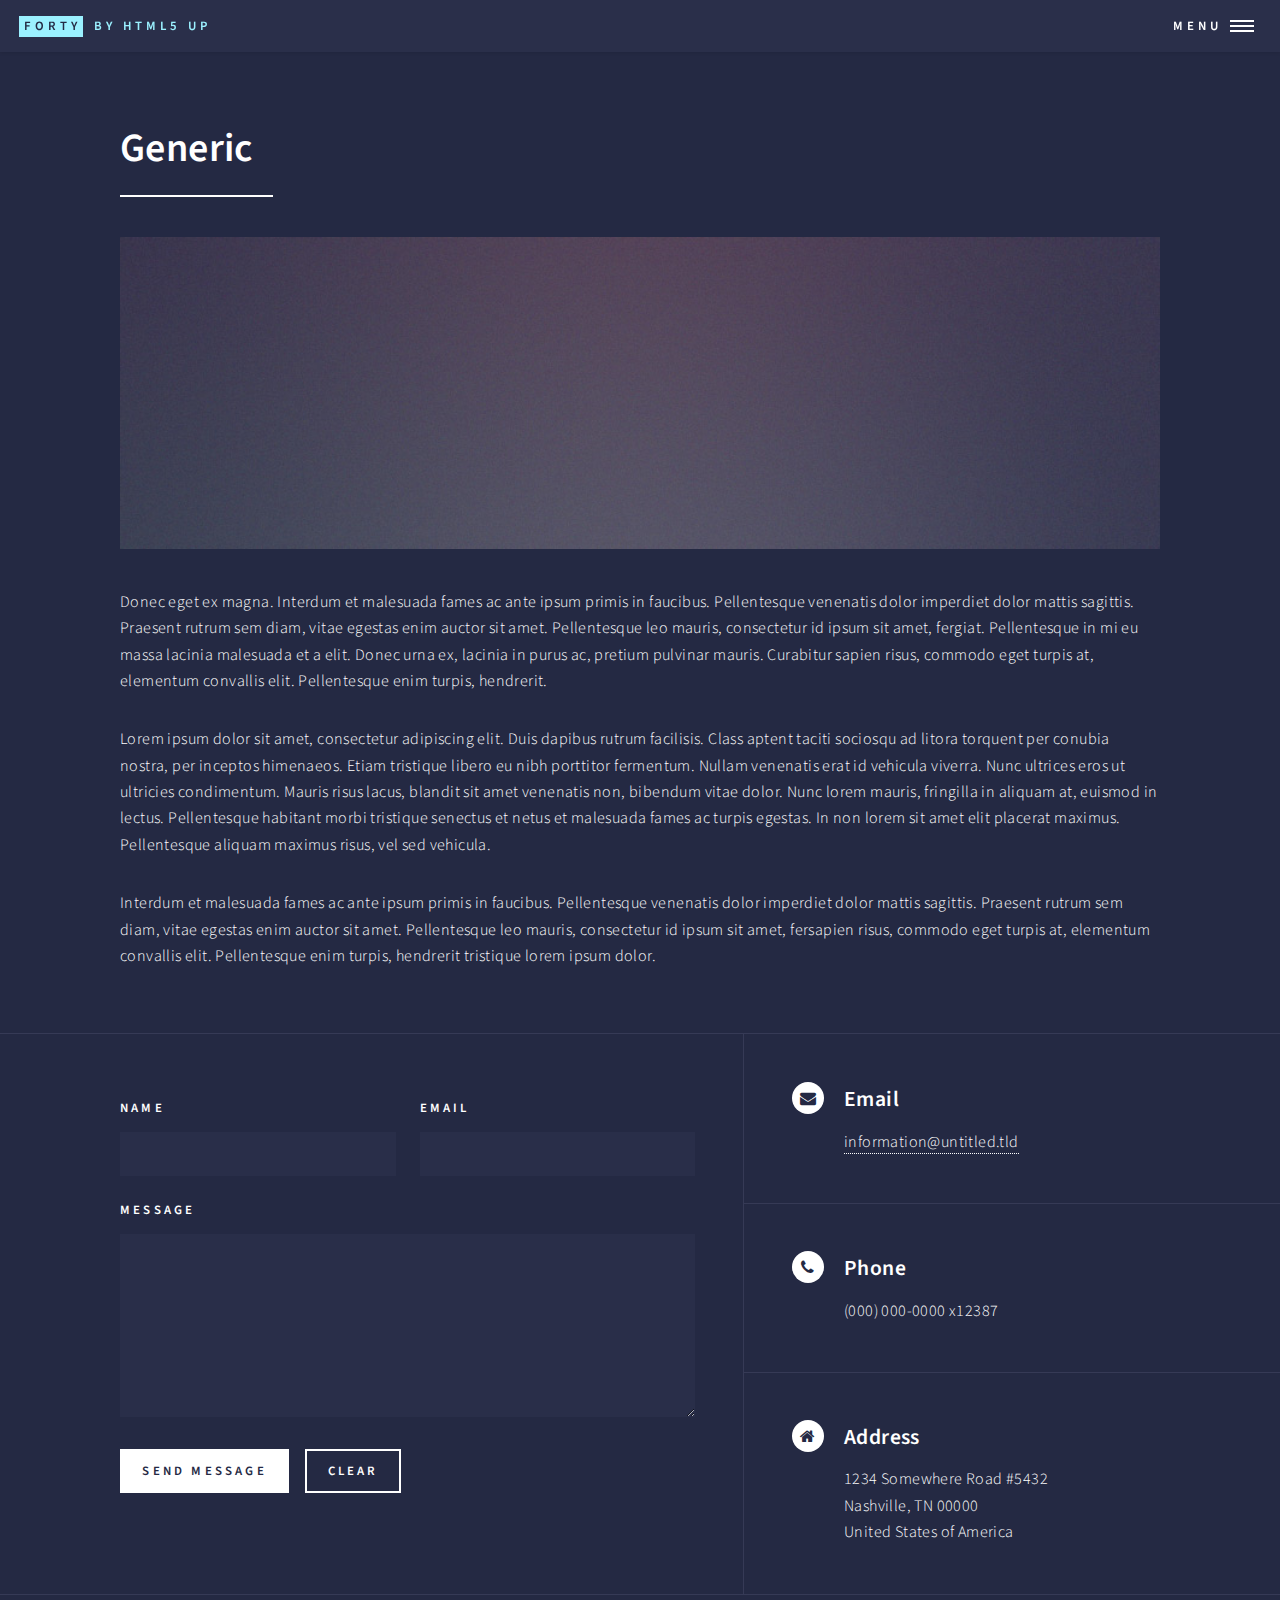
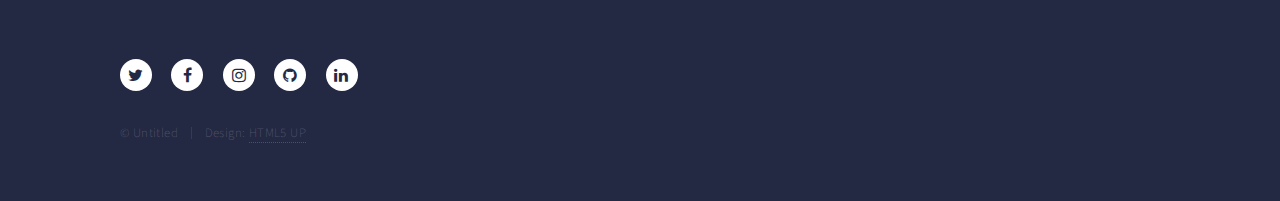
<file: html5up-forty/generic.html>
<!DOCTYPE HTML>
<!--
	Forty by HTML5 UP
	html5up.net | @ajlkn
	Free for personal and commercial use under the CCA 3.0 license (html5up.net/license)
-->
<html>
	<head>
		<title>Generic - Forty by HTML5 UP</title>
		<meta charset="utf-8" />
		<meta name="viewport" content="width=device-width, initial-scale=1, user-scalable=no" />
		<link rel="stylesheet" href="assets/css/main.css" />
		<noscript><link rel="stylesheet" href="assets/css/noscript.css" /></noscript>
	</head>
	<body class="is-preload">

		<!-- Wrapper -->
			<div id="wrapper">

				<!-- Header -->
					<header id="header">
						<a href="index.html" class="logo"><strong>Forty</strong> <span>by HTML5 UP</span></a>
						<nav>
							<a href="#menu">Menu</a>
						</nav>
					</header>

				<!-- Menu -->
					<nav id="menu">
						<ul class="links">
							<li><a href="index.html">Home</a></li>
							<li><a href="landing.html">Landing</a></li>
							<li><a href="generic.html">Generic</a></li>
							<li><a href="elements.html">Elements</a></li>
						</ul>
						<ul class="actions stacked">
							<li><a href="#" class="button primary fit">Get Started</a></li>
							<li><a href="#" class="button fit">Log In</a></li>
						</ul>
					</nav>

				<!-- Main -->
					<div id="main" class="alt">

						<!-- One -->
							<section id="one">
								<div class="inner">
									<header class="major">
										<h1>Generic</h1>
									</header>
									<span class="image main"><img src="images/pic11.jpg" alt="" /></span>
									<p>Donec eget ex magna. Interdum et malesuada fames ac ante ipsum primis in faucibus. Pellentesque venenatis dolor imperdiet dolor mattis sagittis. Praesent rutrum sem diam, vitae egestas enim auctor sit amet. Pellentesque leo mauris, consectetur id ipsum sit amet, fergiat. Pellentesque in mi eu massa lacinia malesuada et a elit. Donec urna ex, lacinia in purus ac, pretium pulvinar mauris. Curabitur sapien risus, commodo eget turpis at, elementum convallis elit. Pellentesque enim turpis, hendrerit.</p>
									<p>Lorem ipsum dolor sit amet, consectetur adipiscing elit. Duis dapibus rutrum facilisis. Class aptent taciti sociosqu ad litora torquent per conubia nostra, per inceptos himenaeos. Etiam tristique libero eu nibh porttitor fermentum. Nullam venenatis erat id vehicula viverra. Nunc ultrices eros ut ultricies condimentum. Mauris risus lacus, blandit sit amet venenatis non, bibendum vitae dolor. Nunc lorem mauris, fringilla in aliquam at, euismod in lectus. Pellentesque habitant morbi tristique senectus et netus et malesuada fames ac turpis egestas. In non lorem sit amet elit placerat maximus. Pellentesque aliquam maximus risus, vel sed vehicula.</p>
									<p>Interdum et malesuada fames ac ante ipsum primis in faucibus. Pellentesque venenatis dolor imperdiet dolor mattis sagittis. Praesent rutrum sem diam, vitae egestas enim auctor sit amet. Pellentesque leo mauris, consectetur id ipsum sit amet, fersapien risus, commodo eget turpis at, elementum convallis elit. Pellentesque enim turpis, hendrerit tristique lorem ipsum dolor.</p>
								</div>
							</section>

					</div>

				<!-- Contact -->
					<section id="contact">
						<div class="inner">
							<section>
								<form method="post" action="#">
									<div class="fields">
										<div class="field half">
											<label for="name">Name</label>
											<input type="text" name="name" id="name" />
										</div>
										<div class="field half">
											<label for="email">Email</label>
											<input type="text" name="email" id="email" />
										</div>
										<div class="field">
											<label for="message">Message</label>
											<textarea name="message" id="message" rows="6"></textarea>
										</div>
									</div>
									<ul class="actions">
										<li><input type="submit" value="Send Message" class="primary" /></li>
										<li><input type="reset" value="Clear" /></li>
									</ul>
								</form>
							</section>
							<section class="split">
								<section>
									<div class="contact-method">
										<span class="icon alt fa-envelope"></span>
										<h3>Email</h3>
										<a href="#">information@untitled.tld</a>
									</div>
								</section>
								<section>
									<div class="contact-method">
										<span class="icon alt fa-phone"></span>
										<h3>Phone</h3>
										<span>(000) 000-0000 x12387</span>
									</div>
								</section>
								<section>
									<div class="contact-method">
										<span class="icon alt fa-home"></span>
										<h3>Address</h3>
										<span>1234 Somewhere Road #5432<br />
										Nashville, TN 00000<br />
										United States of America</span>
									</div>
								</section>
							</section>
						</div>
					</section>

				<!-- Footer -->
					<footer id="footer">
						<div class="inner">
							<ul class="icons">
								<li><a href="#" class="icon alt fa-twitter"><span class="label">Twitter</span></a></li>
								<li><a href="#" class="icon alt fa-facebook"><span class="label">Facebook</span></a></li>
								<li><a href="#" class="icon alt fa-instagram"><span class="label">Instagram</span></a></li>
								<li><a href="#" class="icon alt fa-github"><span class="label">GitHub</span></a></li>
								<li><a href="#" class="icon alt fa-linkedin"><span class="label">LinkedIn</span></a></li>
							</ul>
							<ul class="copyright">
								<li>&copy; Untitled</li><li>Design: <a href="https://html5up.net">HTML5 UP</a></li>
							</ul>
						</div>
					</footer>

			</div>

		<!-- Scripts -->
			<script src="assets/js/jquery.min.js"></script>
			<script src="assets/js/jquery.scrolly.min.js"></script>
			<script src="assets/js/jquery.scrollex.min.js"></script>
			<script src="assets/js/browser.min.js"></script>
			<script src="assets/js/breakpoints.min.js"></script>
			<script src="assets/js/util.js"></script>
			<script src="assets/js/main.js"></script>

	</body>
</html>
</file>
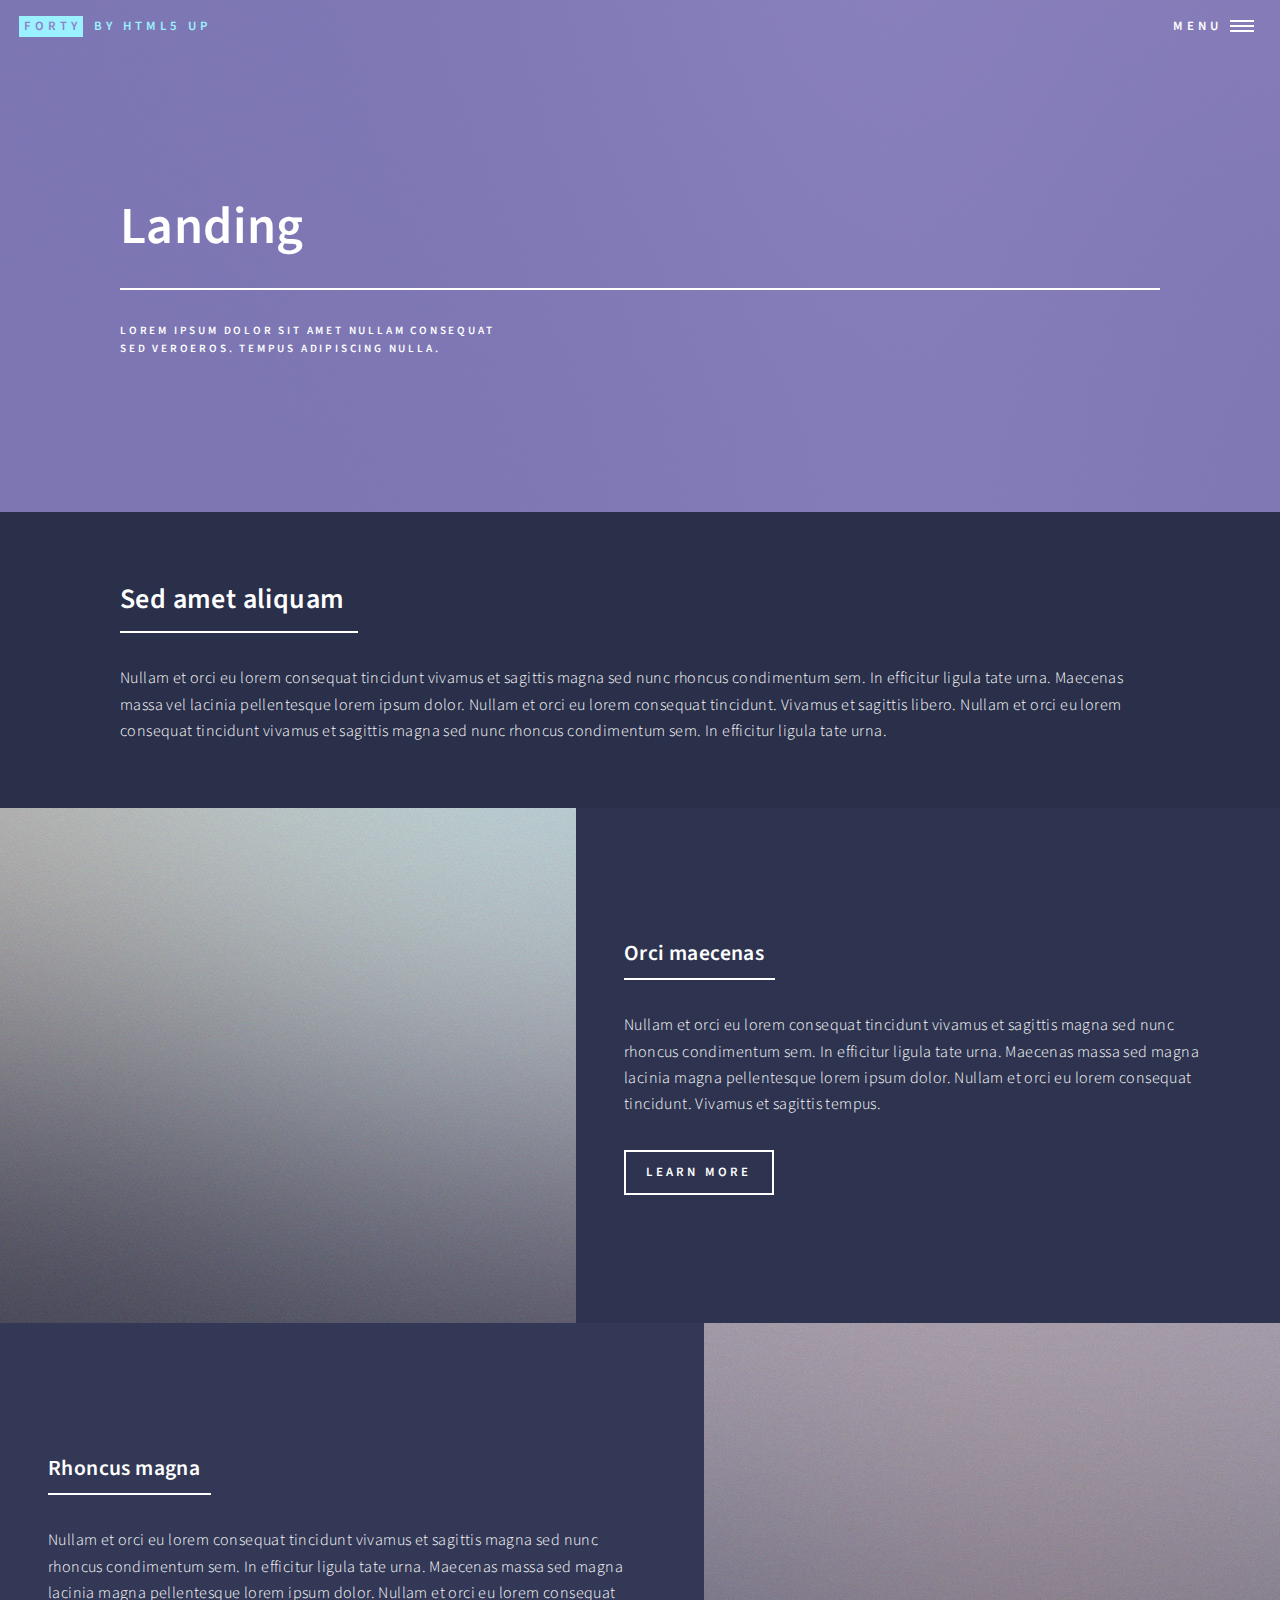
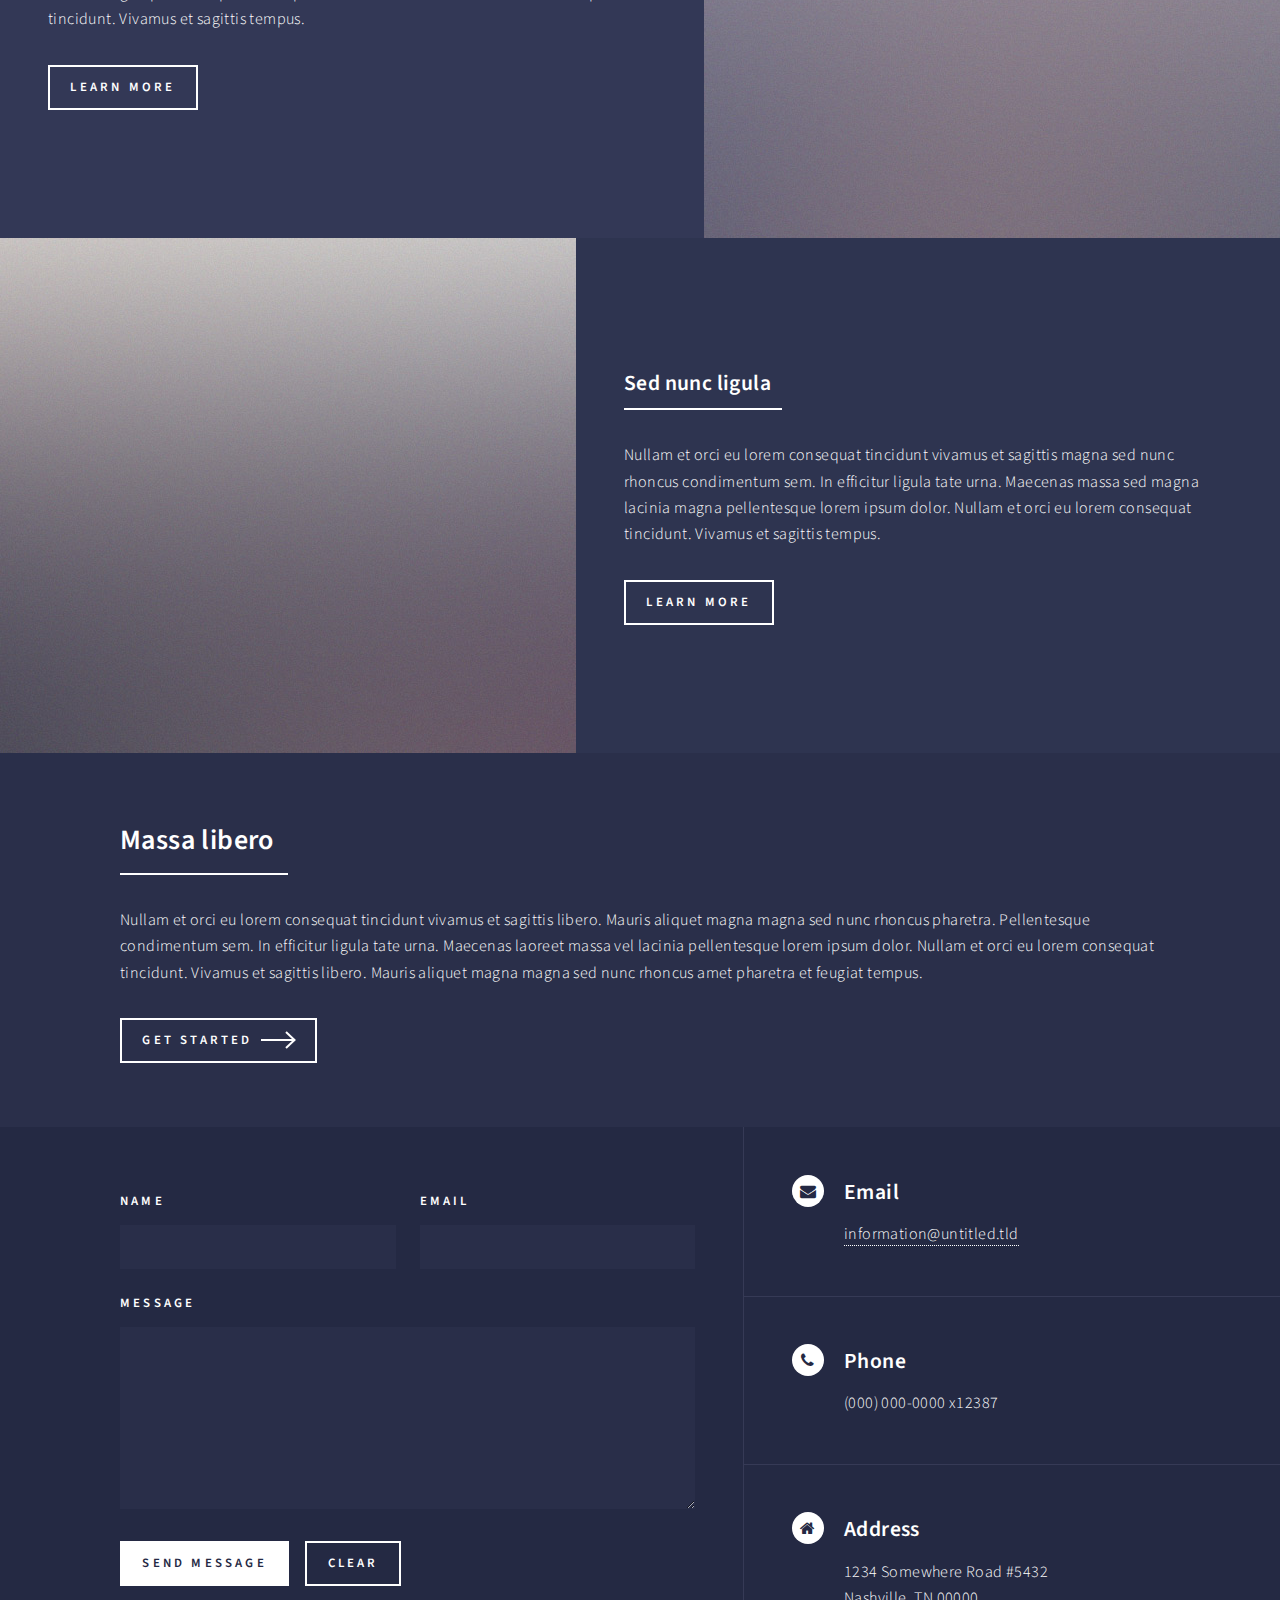
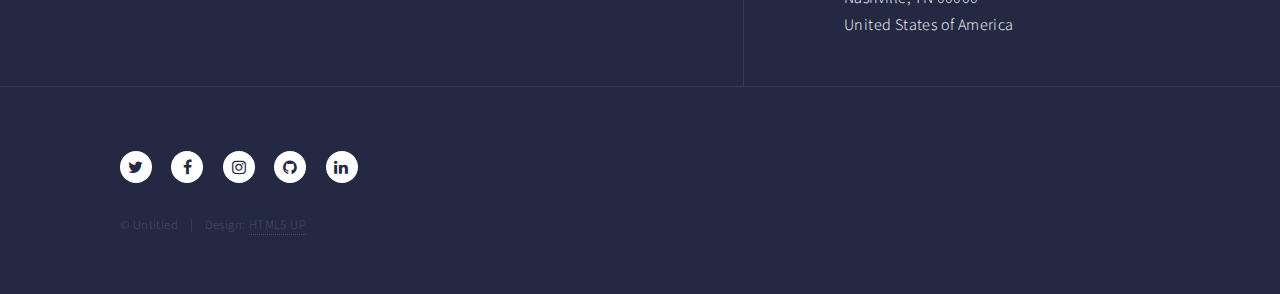
<file: html5up-forty/landing.html>
<!DOCTYPE HTML>
<!--
	Forty by HTML5 UP
	html5up.net | @ajlkn
	Free for personal and commercial use under the CCA 3.0 license (html5up.net/license)
-->
<html>
	<head>
		<title>landing - Forty by HTML5 UP</title>
		<meta charset="utf-8" />
		<meta name="viewport" content="width=device-width, initial-scale=1, user-scalable=no" />
		<link rel="stylesheet" href="assets/css/main.css" />
		<noscript><link rel="stylesheet" href="assets/css/noscript.css" /></noscript>
	</head>
	<body class="is-preload">

		<!-- Wrapper -->
			<div id="wrapper">

				<!-- Header -->
				<!-- Note: The "styleN" class below should match that of the banner element. -->
					<header id="header" class="alt style2">
						<a href="index.html" class="logo"><strong>Forty</strong> <span>by HTML5 UP</span></a>
						<nav>
							<a href="#menu">Menu</a>
						</nav>
					</header>

				<!-- Menu -->
					<nav id="menu">
						<ul class="links">
							<li><a href="index.html">Home</a></li>
							<li><a href="landing.html">Landing</a></li>
							<li><a href="generic.html">Generic</a></li>
							<li><a href="elements.html">Elements</a></li>
						</ul>
						<ul class="actions stacked">
							<li><a href="#" class="button primary fit">Get Started</a></li>
							<li><a href="#" class="button fit">Log In</a></li>
						</ul>
					</nav>

				<!-- Banner -->
				<!-- Note: The "styleN" class below should match that of the header element. -->
					<section id="banner" class="style2">
						<div class="inner">
							<span class="image">
								<img src="images/pic07.jpg" alt="" />
							</span>
							<header class="major">
								<h1>Landing</h1>
							</header>
							<div class="content">
								<p>Lorem ipsum dolor sit amet nullam consequat<br />
								sed veroeros. tempus adipiscing nulla.</p>
							</div>
						</div>
					</section>

				<!-- Main -->
					<div id="main">

						<!-- One -->
							<section id="one">
								<div class="inner">
									<header class="major">
										<h2>Sed amet aliquam</h2>
									</header>
									<p>Nullam et orci eu lorem consequat tincidunt vivamus et sagittis magna sed nunc rhoncus condimentum sem. In efficitur ligula tate urna. Maecenas massa vel lacinia pellentesque lorem ipsum dolor. Nullam et orci eu lorem consequat tincidunt. Vivamus et sagittis libero. Nullam et orci eu lorem consequat tincidunt vivamus et sagittis magna sed nunc rhoncus condimentum sem. In efficitur ligula tate urna.</p>
								</div>
							</section>

						<!-- Two -->
							<section id="two" class="spotlights">
								<section>
									<a href="generic.html" class="image">
										<img src="images/pic08.jpg" alt="" data-position="center center" />
									</a>
									<div class="content">
										<div class="inner">
											<header class="major">
												<h3>Orci maecenas</h3>
											</header>
											<p>Nullam et orci eu lorem consequat tincidunt vivamus et sagittis magna sed nunc rhoncus condimentum sem. In efficitur ligula tate urna. Maecenas massa sed magna lacinia magna pellentesque lorem ipsum dolor. Nullam et orci eu lorem consequat tincidunt. Vivamus et sagittis tempus.</p>
											<ul class="actions">
												<li><a href="generic.html" class="button">Learn more</a></li>
											</ul>
										</div>
									</div>
								</section>
								<section>
									<a href="generic.html" class="image">
										<img src="images/pic09.jpg" alt="" data-position="top center" />
									</a>
									<div class="content">
										<div class="inner">
											<header class="major">
												<h3>Rhoncus magna</h3>
											</header>
											<p>Nullam et orci eu lorem consequat tincidunt vivamus et sagittis magna sed nunc rhoncus condimentum sem. In efficitur ligula tate urna. Maecenas massa sed magna lacinia magna pellentesque lorem ipsum dolor. Nullam et orci eu lorem consequat tincidunt. Vivamus et sagittis tempus.</p>
											<ul class="actions">
												<li><a href="generic.html" class="button">Learn more</a></li>
											</ul>
										</div>
									</div>
								</section>
								<section>
									<a href="generic.html" class="image">
										<img src="images/pic10.jpg" alt="" data-position="25% 25%" />
									</a>
									<div class="content">
										<div class="inner">
											<header class="major">
												<h3>Sed nunc ligula</h3>
											</header>
											<p>Nullam et orci eu lorem consequat tincidunt vivamus et sagittis magna sed nunc rhoncus condimentum sem. In efficitur ligula tate urna. Maecenas massa sed magna lacinia magna pellentesque lorem ipsum dolor. Nullam et orci eu lorem consequat tincidunt. Vivamus et sagittis tempus.</p>
											<ul class="actions">
												<li><a href="generic.html" class="button">Learn more</a></li>
											</ul>
										</div>
									</div>
								</section>
							</section>

						<!-- Three -->
							<section id="three">
								<div class="inner">
									<header class="major">
										<h2>Massa libero</h2>
									</header>
									<p>Nullam et orci eu lorem consequat tincidunt vivamus et sagittis libero. Mauris aliquet magna magna sed nunc rhoncus pharetra. Pellentesque condimentum sem. In efficitur ligula tate urna. Maecenas laoreet massa vel lacinia pellentesque lorem ipsum dolor. Nullam et orci eu lorem consequat tincidunt. Vivamus et sagittis libero. Mauris aliquet magna magna sed nunc rhoncus amet pharetra et feugiat tempus.</p>
									<ul class="actions">
										<li><a href="generic.html" class="button next">Get Started</a></li>
									</ul>
								</div>
							</section>

					</div>

				<!-- Contact -->
					<section id="contact">
						<div class="inner">
							<section>
								<form method="post" action="#">
									<div class="fields">
										<div class="field half">
											<label for="name">Name</label>
											<input type="text" name="name" id="name" />
										</div>
										<div class="field half">
											<label for="email">Email</label>
											<input type="text" name="email" id="email" />
										</div>
										<div class="field">
											<label for="message">Message</label>
											<textarea name="message" id="message" rows="6"></textarea>
										</div>
									</div>
									<ul class="actions">
										<li><input type="submit" value="Send Message" class="primary" /></li>
										<li><input type="reset" value="Clear" /></li>
									</ul>
								</form>
							</section>
							<section class="split">
								<section>
									<div class="contact-method">
										<span class="icon alt fa-envelope"></span>
										<h3>Email</h3>
										<a href="#">information@untitled.tld</a>
									</div>
								</section>
								<section>
									<div class="contact-method">
										<span class="icon alt fa-phone"></span>
										<h3>Phone</h3>
										<span>(000) 000-0000 x12387</span>
									</div>
								</section>
								<section>
									<div class="contact-method">
										<span class="icon alt fa-home"></span>
										<h3>Address</h3>
										<span>1234 Somewhere Road #5432<br />
										Nashville, TN 00000<br />
										United States of America</span>
									</div>
								</section>
							</section>
						</div>
					</section>

				<!-- Footer -->
					<footer id="footer">
						<div class="inner">
							<ul class="icons">
								<li><a href="#" class="icon alt fa-twitter"><span class="label">Twitter</span></a></li>
								<li><a href="#" class="icon alt fa-facebook"><span class="label">Facebook</span></a></li>
								<li><a href="#" class="icon alt fa-instagram"><span class="label">Instagram</span></a></li>
								<li><a href="#" class="icon alt fa-github"><span class="label">GitHub</span></a></li>
								<li><a href="#" class="icon alt fa-linkedin"><span class="label">LinkedIn</span></a></li>
							</ul>
							<ul class="copyright">
								<li>&copy; Untitled</li><li>Design: <a href="https://html5up.net">HTML5 UP</a></li>
							</ul>
						</div>
					</footer>

			</div>

		<!-- Scripts -->
			<script src="assets/js/jquery.min.js"></script>
			<script src="assets/js/jquery.scrolly.min.js"></script>
			<script src="assets/js/jquery.scrollex.min.js"></script>
			<script src="assets/js/browser.min.js"></script>
			<script src="assets/js/breakpoints.min.js"></script>
			<script src="assets/js/util.js"></script>
			<script src="assets/js/main.js"></script>

	</body>
</html>
</file>
<file: html5up-dimension/assets/css/noscript.css>
/*
	Dimension by HTML5 UP
	html5up.net | @ajlkn
	Free for personal and commercial use under the CCA 3.0 license (html5up.net/license)
*/

/* BG */

	body.is-preload #bg:before {
		background-color: transparent;
	}

/* Header */

	body.is-preload #header {
		-moz-filter: none;
		-webkit-filter: none;
		-ms-filter: none;
		filter: none;
	}

		body.is-preload #header > * {
			opacity: 1;
		}

		body.is-preload #header .content .inner {
			max-height: none;
			padding: 3rem 2rem;
			opacity: 1;
		}

/* Main */

	#main article {
		opacity: 1;
		margin: 4rem 0 0 0;
	}
</file>
<file: html5up-forty/assets/css/noscript.css>
/*
	Forty by HTML5 UP
	html5up.net | @ajlkn
	Free for personal and commercial use under the CCA 3.0 license (html5up.net/license)
*/

/* Banner */

	body.is-preload #banner:after {
		opacity: 0.85;
	}

	body.is-preload #banner > .inner {
		-moz-filter: none;
		-webkit-filter: none;
		-ms-filter: none;
		filter: none;
		-moz-transform: none;
		-webkit-transform: none;
		-ms-transform: none;
		transform: none;
		opacity: 1;
	}
</file>
<file: html5up-dimension/assets/css/main.css>
@import url(font-awesome.min.css);
@import url("https://fonts.googleapis.com/css?family=Source+Sans+Pro:300italic,600italic,300,600");

/*
	Dimension by HTML5 UP
	html5up.net | @ajlkn
	Free for personal and commercial use under the CCA 3.0 license (html5up.net/license)
*/

html, body, div, span, applet, object,
iframe, h1, h2, h3, h4, h5, h6, p, blockquote,
pre, a, abbr, acronym, address, big, cite,
code, del, dfn, em, img, ins, kbd, q, s, samp,
small, strike, strong, sub, sup, tt, var, b,
u, i, center, dl, dt, dd, ol, ul, li, fieldset,
form, label, legend, table, caption, tbody,
tfoot, thead, tr, th, td, article, aside,
canvas, details, embed, figure, figcaption,
footer, header, hgroup, menu, nav, output, ruby,
section, summary, time, mark, audio, video {
	margin: 0;
	padding: 0;
	border: 0;
	font-size: 100%;
	font: Arial, Helvetica, sans-serif;
	vertical-align: baseline;}

article, aside, details, figcaption, figure,
footer, header, hgroup, menu, nav, section {
	display: block;}

body {
	line-height: 1;
}

ol, ul {
	list-style: none;
}

blockquote, q {
	quotes: none;
}

	blockquote:before, blockquote:after, q:before, q:after {
		content: '';
		content: none;
	}

table {
	border-collapse: collapse;
	border-spacing: 0;
}

body {
	-webkit-text-size-adjust: none;
}

mark {
	background-color: transparent;
	color: inherit;
}

input::-moz-focus-inner {
	border: 0;
	padding: 0;
}

input, select, textarea {
	-moz-appearance: none;
	-webkit-appearance: none;
	-ms-appearance: none;
	appearance: none;
}

/* Basic */

	@-ms-viewport {
		width: device-width;
	}

	@media screen and (max-width: 480px) {

		html, body {
			min-width: 320px;
		}

	}

	html {
		box-sizing: border-box;
	}

	*, *:before, *:after {
		box-sizing: inherit;
	}

	body {
		background: #1b1f22;
	}

		body.is-preload *, body.is-preload *:before, body.is-preload *:after {
			-moz-animation: none !important;
			-webkit-animation: none !important;
			-ms-animation: none !important;
			animation: none !important;
			-moz-transition: none !important;
			-webkit-transition: none !important;
			-ms-transition: none !important;
			transition: none !important;
		}

/* Type */

	html {
		font-size: 16pt;
	}

		@media screen and (max-width: 1680px) {

			html {
				font-size: 12pt;
			}

		}

		@media screen and (max-width: 736px) {

			html {
				font-size: 11pt;
			}

		}

		@media screen and (max-width: 360px) {

			html {
				font-size: 10pt;
			}

		}

	body, input, select, textarea {
		color: #ffffff;
		font-family:"Times New Roman", Times, serif;
		font-weight: 300;
		font-size: 1rem;
		line-height: 1.65;
	}

	a {
		-moz-transition: color 0.2s ease-in-out, background-color 0.2s ease-in-out, border-bottom-color 0.2s ease-in-out;
		-webkit-transition: color 0.2s ease-in-out, background-color 0.2s ease-in-out, border-bottom-color 0.2s ease-in-out;
		-ms-transition: color 0.2s ease-in-out, background-color 0.2s ease-in-out, border-bottom-color 0.2s ease-in-out;
		transition: color 0.2s ease-in-out, background-color 0.2s ease-in-out, border-bottom-color 0.2s ease-in-out;
		border-bottom: dotted 1px rgba(255, 255, 255, 0.5);
		text-decoration: none;
		color: inherit;
	}

		a:hover {
			border-bottom-color: transparent;
		}

	strong, b {
		color: #ffffff;
		font-weight: 600;
	}

	em, i {
		font-style: italic;
	}

	p {
		margin: 0 0 2rem 0;
	}

	h1, h2, h3, h4, h5, h6 {
		color: #ffffff;
		font-weight: 600;
		line-height: 1.5;
		margin: 0 0 1rem 0;
		text-transform: uppercase;
		letter-spacing: 0.2rem;
	}

		h1 a, h2 a, h3 a, h4 a, h5 a, h6 a {
			color: inherit;
			text-decoration: none;
		}

		h1.major, h2.major, h3.major, h4.major, h5.major, h6.major {
			border-bottom: solid 1px #ffffff;
			width: -moz-max-content;
			width: -webkit-max-content;
			width: -ms-max-content;
			width: max-content;
			padding-bottom: 0.5rem;
			margin: 0 0 2rem 0;
		}

	h1 {
		font-size: 2.25rem;
		line-height: 1.3;
		letter-spacing: 0.5rem;
	}

	h2 {
		font-size: 1.5rem;
		line-height: 1.4;
		letter-spacing: 0.5rem;
	}

	h3 {
		font-size: 1rem;
	}

	h4 {
		font-size: 0.8rem;
	}

	h5 {
		font-size: 0.7rem;
	}

	h6 {
		font-size: 0.6rem;
	}

	@media screen and (max-width: 736px) {

		h1 {
			font-size: 1.75rem;
			line-height: 1.4;
		}

		h2 {
			font-size: 1.25em;
			line-height: 1.5;
		}

	}

	sub {
		font-size: 0.8rem;
		position: relative;
		top: 0.5rem;
	}

	sup {
		font-size: 0.8rem;
		position: relative;
		top: -0.5rem;
	}

	blockquote {
		border-left: solid 4px #ffffff;
		font-style: italic;
		margin: 0 0 2rem 0;
		padding: 0.5rem 0 0.5rem 2rem;
	}

	code {
		background: rgba(255, 255, 255, 0.075);
		border-radius: 4px;
		font-family: "Courier New", monospace;
		font-size: 0.9rem;
		margin: 0 0.25rem;
		padding: 0.25rem 0.65rem;
	}

	pre {
		-webkit-overflow-scrolling: touch;
		font-family: "Courier New", monospace;
		font-size: 0.9rem;
		margin: 0 0 2rem 0;
	}

		pre code {
			display: block;
			line-height: 1.75;
			padding: 1rem 1.5rem;
			overflow-x: auto;
		}

	hr {
		border: 0;
		border-bottom: solid 1px #ffffff;
		margin: 2.75rem 0;
	}

	.align-left {
		text-align: left;
	}

	.align-center {
		text-align: center;
	}

	.align-right {
		text-align: right;
	}

/* Form */

	form {
		margin: 0 0 2rem 0;
	}

		form > :last-child {
			margin-bottom: 0;
		}

		form > .fields {
			display: -moz-flex;
			display: -webkit-flex;
			display: -ms-flex;
			display: flex;
			-moz-flex-wrap: wrap;
			-webkit-flex-wrap: wrap;
			-ms-flex-wrap: wrap;
			flex-wrap: wrap;
			width: calc(100% + 3rem);
			margin: -1.5rem 0 2rem -1.5rem;
		}

			form > .fields > .field {
				-moz-flex-grow: 0;
				-webkit-flex-grow: 0;
				-ms-flex-grow: 0;
				flex-grow: 0;
				-moz-flex-shrink: 0;
				-webkit-flex-shrink: 0;
				-ms-flex-shrink: 0;
				flex-shrink: 0;
				padding: 1.5rem 0 0 1.5rem;
				width: calc(100% - 1.5rem);
			}

				form > .fields > .field.half {
					width: calc(50% - 0.75rem);
				}

				form > .fields > .field.third {
					width: calc(100%/3 - 0.5rem);
				}

				form > .fields > .field.quarter {
					width: calc(25% - 0.375rem);
				}

		@media screen and (max-width: 480px) {

			form > .fields {
				width: calc(100% + 3rem);
				margin: -1.5rem 0 2rem -1.5rem;
			}

				form > .fields > .field {
					padding: 1.5rem 0 0 1.5rem;
					width: calc(100% - 1.5rem);
				}

					form > .fields > .field.half {
						width: calc(100% - 1.5rem);
					}

					form > .fields > .field.third {
						width: calc(100% - 1.5rem);
					}

					form > .fields > .field.quarter {
						width: calc(100% - 1.5rem);
					}

		}

	label {
		color: #ffffff;
		display: block;
		font-size: 0.8rem;
		font-weight: 300;
		letter-spacing: 0.2rem;
		line-height: 1.5;
		margin: 0 0 1rem 0;
		text-transform: uppercase;
	}

	input[type="text"],
	input[type="password"],
	input[type="email"],
	input[type="tel"],
	select,
	textarea {
		-moz-appearance: none;
		-webkit-appearance: none;
		-ms-appearance: none;
		appearance: none;
		-moz-transition: border-color 0.2s ease-in-out, box-shadow 0.2s ease-in-out, background-color 0.2s ease-in-out;
		-webkit-transition: border-color 0.2s ease-in-out, box-shadow 0.2s ease-in-out, background-color 0.2s ease-in-out;
		-ms-transition: border-color 0.2s ease-in-out, box-shadow 0.2s ease-in-out, background-color 0.2s ease-in-out;
		transition: border-color 0.2s ease-in-out, box-shadow 0.2s ease-in-out, background-color 0.2s ease-in-out;
		background-color: transparent;
		border-radius: 4px;
		border: solid 1px #ffffff;
		color: inherit;
		display: block;
		outline: 0;
		padding: 0 1rem;
		text-decoration: none;
		width: 100%;
	}

		input[type="text"]:invalid,
		input[type="password"]:invalid,
		input[type="email"]:invalid,
		input[type="tel"]:invalid,
		select:invalid,
		textarea:invalid {
			box-shadow: none;
		}

		input[type="text"]:focus,
		input[type="password"]:focus,
		input[type="email"]:focus,
		input[type="tel"]:focus,
		select:focus,
		textarea:focus {
			background: rgba(255, 255, 255, 0.075);
			border-color: #ffffff;
			box-shadow: 0 0 0 1px #ffffff;
		}

	select {
		background-image: url("data:image/svg+xml;charset=utf8,%3Csvg xmlns='http://www.w3.org/2000/svg' width='40' height='40' preserveAspectRatio='none' viewBox='0 0 40 40'%3E%3Cpath d='M9.4,12.3l10.4,10.4l10.4-10.4c0.2-0.2,0.5-0.4,0.9-0.4c0.3,0,0.6,0.1,0.9,0.4l3.3,3.3c0.2,0.2,0.4,0.5,0.4,0.9 c0,0.4-0.1,0.6-0.4,0.9L20.7,31.9c-0.2,0.2-0.5,0.4-0.9,0.4c-0.3,0-0.6-0.1-0.9-0.4L4.3,17.3c-0.2-0.2-0.4-0.5-0.4-0.9 c0-0.4,0.1-0.6,0.4-0.9l3.3-3.3c0.2-0.2,0.5-0.4,0.9-0.4S9.1,12.1,9.4,12.3z' fill='%23ffffff' /%3E%3C/svg%3E");
		background-size: 1.25rem;
		background-repeat: no-repeat;
		background-position: calc(100% - 1rem) center;
		height: 2.75rem;
		padding-right: 2.75rem;
		text-overflow: ellipsis;
	}

		select option {
			color: #ffffff;
			background: #1b1f22;
		}

		select:focus::-ms-value {
			background-color: transparent;
		}

		select::-ms-expand {
			display: none;
		}

	input[type="text"],
	input[type="password"],
	input[type="email"],
	select {
		height: 2.75rem;
	}

	textarea {
		padding: 0.75rem 1rem;
	}

	input[type="checkbox"],
	input[type="radio"] {
		-moz-appearance: none;
		-webkit-appearance: none;
		-ms-appearance: none;
		appearance: none;
		display: block;
		float: left;
		margin-right: -2rem;
		opacity: 0;
		width: 1rem;
		z-index: -1;
	}

		input[type="checkbox"] + label,
		input[type="radio"] + label {
			text-decoration: none;
			-moz-user-select: none;
			-webkit-user-select: none;
			-ms-user-select: none;
			user-select: none;
			color: #ffffff;
			cursor: pointer;
			display: inline-block;
			font-size: 0.8rem;
			font-weight: 300;
			margin: 0 0 0.5rem 0;
			padding-left: 2.65rem;
			padding-right: 0.75rem;
			position: relative;
		}

			input[type="checkbox"] + label:before,
			input[type="radio"] + label:before {
				-moz-osx-font-smoothing: grayscale;
				-webkit-font-smoothing: antialiased;
				font-family: FontAwesome;
				font-style: normal;
				font-weight: normal;
				text-transform: none !important;
			}

			input[type="checkbox"] + label:before,
			input[type="radio"] + label:before {
				-moz-transition: border-color 0.2s ease-in-out, box-shadow 0.2s ease-in-out, background-color 0.2s ease-in-out;
				-webkit-transition: border-color 0.2s ease-in-out, box-shadow 0.2s ease-in-out, background-color 0.2s ease-in-out;
				-ms-transition: border-color 0.2s ease-in-out, box-shadow 0.2s ease-in-out, background-color 0.2s ease-in-out;
				transition: border-color 0.2s ease-in-out, box-shadow 0.2s ease-in-out, background-color 0.2s ease-in-out;
				border-radius: 4px;
				border: solid 1px #ffffff;
				content: '';
				display: inline-block;
				height: 1.65rem;
				left: 0;
				line-height: calc(1.58125rem + 0em);
				position: absolute;
				text-align: center;
				top: -0.125rem;
				width: 1.65rem;
			}

		input[type="checkbox"]:checked + label:before,
		input[type="radio"]:checked + label:before {
			background: #ffffff !important;
			border-color: #ffffff !important;
			color: #1b1f22;
			content: '\f00c';
		}

		input[type="checkbox"]:focus + label:before,
		input[type="radio"]:focus + label:before {
			background: rgba(255, 255, 255, 0.075);
			border-color: #ffffff;
			box-shadow: 0 0 0 1px #ffffff;
		}

	input[type="checkbox"] + label:before {
		border-radius: 4px;
	}

	input[type="radio"] + label:before {
		border-radius: 100%;
	}

	::-webkit-input-placeholder {
		color: rgba(255, 255, 255, 0.5) !important;
		opacity: 1.0;
	}

	:-moz-placeholder {
		color: rgba(255, 255, 255, 0.5) !important;
		opacity: 1.0;
	}

	::-moz-placeholder {
		color: rgba(255, 255, 255, 0.5) !important;
		opacity: 1.0;
	}

	:-ms-input-placeholder {
		color: rgba(255, 255, 255, 0.5) !important;
		opacity: 1.0;
	}

	.formerize-placeholder {
		color: rgba(255, 255, 255, 0.5) !important;
		opacity: 1.0;
	}

/* Box */

	.box {
		border-radius: 4px;
		border: solid 1px #ffffff;
		margin-bottom: 2rem;
		padding: 1.5em;
	}

		.box > :last-child,
		.box > :last-child > :last-child,
		.box > :last-child > :last-child > :last-child {
			margin-bottom: 0;
		}

		.box.alt {
			border: 0;
			border-radius: 0;
			padding: 0;
		}

/* Icon */

	.icon {
		text-decoration: none;
		border-bottom: none;
		position: relative;
	}

		.icon:before {
			-moz-osx-font-smoothing: grayscale;
			-webkit-font-smoothing: antialiased;
			font-family: FontAwesome;
			font-style: normal;
			font-weight: normal;
			text-transform: none !important;
		}

		.icon > .label {
			display: none;
		}

/* Image */

	.image {
		border-radius: 4px;
		border: 0;
		display: inline-block;
		position: relative;
	}

		.image:before {
			pointer-events: none;
			background-image: url("../../images/overlay.png");
			background-color: rgba(19, 21, 25, 0.5);
			border-radius: 4px;
			content: '';
			display: block;
			height: 100%;
			left: 0;
			opacity: 0.5;
			position: absolute;
			top: 0;
			width: 100%;
		}

		.image img {
			border-radius: 4px;
			display: block;
		}

		.image.left, .image.right {
			max-width: 40%;
		}

			.image.left img, .image.right img {
				width: 100%;
			}

		.image.left {
			float: left;
			padding: 0 1.5em 1em 0;
			top: 0.25em;
		}

		.image.right {
			float: right;
			padding: 0 0 1em 1.5em;
			top: 0.25em;
		}

		.image.fit {
			display: block;
			margin: 0 0 2rem 0;
			width: 100%;
		}

			.image.fit img {
				width: 100%;
			}

		.image.main {
			display: block;
			margin: 2.5rem 0;
			width: 100%;
		}

			.image.main img {
				width: 100%;
			}

		@media screen and (max-width: 736px) {

			.image.main {
				margin: 2rem 0;
			}

		}

		@media screen and (max-width: 480px) {

			.image.main {
				margin: 1.5rem 0;
			}

		}

/* List */

	ol {
		list-style: decimal;
		margin: 0 0 2rem 0;
		padding-left: 1.25em;
	}

		ol li {
			padding-left: 0.25em;
		}

	ul {
		list-style: disc;
		margin: 0 0 2rem 0;
		padding-left: 1em;
	}

		ul li {
			padding-left: 0.5em;
		}

		ul.alt {
			list-style: none;
			padding-left: 0;
		}

			ul.alt li {
				border-top: solid 1px #ffffff;
				padding: 0.5em 0;
			}

				ul.alt li:first-child {
					border-top: 0;
					padding-top: 0;
				}

	dl {
		margin: 0 0 2rem 0;
	}

		dl dt {
			display: block;
			font-weight: 600;
			margin: 0 0 1rem 0;
		}

		dl dd {
			margin-left: 2rem;
		}

/* Actions */

	ul.actions {
		display: -moz-flex;
		display: -webkit-flex;
		display: -ms-flex;
		display: flex;
		cursor: default;
		list-style: none;
		margin-left: -1rem;
		padding-left: 0;
	}

		ul.actions li {
			padding: 0 0 0 1rem;
			vertical-align: middle;
		}

		ul.actions.special {
			-moz-justify-content: center;
			-webkit-justify-content: center;
			-ms-justify-content: center;
			justify-content: center;
			width: 100%;
			margin-left: 0;
		}

			ul.actions.special li:first-child {
				padding-left: 0;
			}

		ul.actions.stacked {
			-moz-flex-direction: column;
			-webkit-flex-direction: column;
			-ms-flex-direction: column;
			flex-direction: column;
			margin-left: 0;
		}

			ul.actions.stacked li {
				padding: 1.3rem 0 0 0;
			}

				ul.actions.stacked li:first-child {
					padding-top: 0;
				}

		ul.actions.fit {
			width: calc(100% + 1rem);
		}

			ul.actions.fit li {
				-moz-flex-grow: 1;
				-webkit-flex-grow: 1;
				-ms-flex-grow: 1;
				flex-grow: 1;
				-moz-flex-shrink: 1;
				-webkit-flex-shrink: 1;
				-ms-flex-shrink: 1;
				flex-shrink: 1;
				width: 100%;
			}

				ul.actions.fit li > * {
					width: 100%;
				}

			ul.actions.fit.stacked {
				width: 100%;
			}

		@media screen and (max-width: 480px) {

			ul.actions:not(.fixed) {
				-moz-flex-direction: column;
				-webkit-flex-direction: column;
				-ms-flex-direction: column;
				flex-direction: column;
				margin-left: 0;
				width: 100% !important;
			}

				ul.actions:not(.fixed) li {
					-moz-flex-grow: 1;
					-webkit-flex-grow: 1;
					-ms-flex-grow: 1;
					flex-grow: 1;
					-moz-flex-shrink: 1;
					-webkit-flex-shrink: 1;
					-ms-flex-shrink: 1;
					flex-shrink: 1;
					padding: 1rem 0 0 0;
					text-align: center;
					width: 100%;
				}

					ul.actions:not(.fixed) li > * {
						width: 100%;
					}

					ul.actions:not(.fixed) li:first-child {
						padding-top: 0;
					}

					ul.actions:not(.fixed) li input[type="submit"],
					ul.actions:not(.fixed) li input[type="reset"],
					ul.actions:not(.fixed) li input[type="button"],
					ul.actions:not(.fixed) li button,
					ul.actions:not(.fixed) li .button {
						width: 100%;
					}

						ul.actions:not(.fixed) li input[type="submit"].icon:before,
						ul.actions:not(.fixed) li input[type="reset"].icon:before,
						ul.actions:not(.fixed) li input[type="button"].icon:before,
						ul.actions:not(.fixed) li button.icon:before,
						ul.actions:not(.fixed) li .button.icon:before {
							margin-left: -0.5em;
						}

		}

/* Icons */

	ul.icons {
		cursor: default;
		list-style: none;
		padding-left: 0;
	}

		ul.icons li {
			display: inline-block;
			padding: 0 0.75em 0 0;
		}

			ul.icons li:last-child {
				padding-right: 0;
			}

			ul.icons li a {
				border-radius: 100%;
				box-shadow: inset 0 0 0 1px #ffffff;
				display: inline-block;
				height: 2.25rem;
				line-height: 2.25rem;
				text-align: center;
				width: 2.25rem;
			}

				ul.icons li a:hover {
					background-color: rgba(255, 255, 255, 0.075);
				}

				ul.icons li a:active {
					background-color: rgba(255, 255, 255, 0.175);
				}

/* Table */

	.table-wrapper {
		-webkit-overflow-scrolling: touch;
		overflow-x: auto;
	}

	table {
		margin: 0 0 2rem 0;
		width: 100%;
	}

		table tbody tr {
			border: solid 1px #ffffff;
			border-left: 0;
			border-right: 0;
		}

			table tbody tr:nth-child(2n + 1) {
				background-color: rgba(255, 255, 255, 0.075);
			}

		table td {
			padding: 0.75em 0.75em;
		}

		table th {
			color: #ffffff;
			font-size: 0.9em;
			font-weight: 600;
			padding: 0 0.75em 0.75em 0.75em;
			text-align: left;
		}

		table thead {
			border-bottom: solid 2px #ffffff;
		}

		table tfoot {
			border-top: solid 2px #ffffff;
		}

		table.alt {
			border-collapse: separate;
		}

			table.alt tbody tr td {
				border: solid 1px #ffffff;
				border-left-width: 0;
				border-top-width: 0;
			}

				table.alt tbody tr td:first-child {
					border-left-width: 1px;
				}

			table.alt tbody tr:first-child td {
				border-top-width: 1px;
			}

			table.alt thead {
				border-bottom: 0;
			}

			table.alt tfoot {
				border-top: 0;
			}

/* Button */

	input[type="submit"],
	input[type="reset"],
	input[type="button"],
	button,
	.button {
		-moz-appearance: none;
		-webkit-appearance: none;
		-ms-appearance: none;
		appearance: none;
		-moz-transition: background-color 0.2s ease-in-out, color 0.2s ease-in-out;
		-webkit-transition: background-color 0.2s ease-in-out, color 0.2s ease-in-out;
		-ms-transition: background-color 0.2s ease-in-out, color 0.2s ease-in-out;
		transition: background-color 0.2s ease-in-out, color 0.2s ease-in-out;
		background-color: transparent;
		border-radius: 4px;
		border: 0;
		box-shadow: inset 0 0 0 1px #ffffff;
		color: #ffffff !important;
		cursor: pointer;
		display: inline-block;
		font-size: 0.8rem;
		font-weight: 300;
		height: 2.75rem;
		letter-spacing: 0.2rem;
		line-height: 2.75rem;
		outline: 0;
		padding: 0 1.25rem 0 1.35rem;
		text-align: center;
		text-decoration: none;
		text-transform: uppercase;
		white-space: nowrap;
	}

		input[type="submit"]:hover,
		input[type="reset"]:hover,
		input[type="button"]:hover,
		button:hover,
		.button:hover {
			background-color: rgba(255, 255, 255, 0.075);
		}

		input[type="submit"]:active,
		input[type="reset"]:active,
		input[type="button"]:active,
		button:active,
		.button:active {
			background-color: rgba(255, 255, 255, 0.175);
		}

		input[type="submit"].icon:before,
		input[type="reset"].icon:before,
		input[type="button"].icon:before,
		button.icon:before,
		.button.icon:before {
			margin-right: 0.5em;
		}

		input[type="submit"].fit,
		input[type="reset"].fit,
		input[type="button"].fit,
		button.fit,
		.button.fit {
			width: 100%;
		}

		input[type="submit"].small,
		input[type="reset"].small,
		input[type="button"].small,
		button.small,
		.button.small {
			font-size: 0.6rem;
			height: 2.0625rem;
			line-height: 2.0625rem;
		}

		input[type="submit"].primary,
		input[type="reset"].primary,
		input[type="button"].primary,
		button.primary,
		.button.primary {
			background-color: #ffffff;
			color: #1b1f22 !important;
			font-weight: 600;
		}

		input[type="submit"].disabled, input[type="submit"]:disabled,
		input[type="reset"].disabled,
		input[type="reset"]:disabled,
		input[type="button"].disabled,
		input[type="button"]:disabled,
		button.disabled,
		button:disabled,
		.button.disabled,
		.button:disabled {
			pointer-events: none;
			cursor: default;
			opacity: 0.25;
		}

	input[type="submit"],
	input[type="reset"],
	input[type="button"],
	button {
		line-height: calc(2.75rem - 2px);
	}

/* BG */

	#bg {
		-moz-transform: scale(1.0);
		-webkit-transform: scale(1.0);
		-ms-transform: scale(1.0);
		transform: scale(1.0);
		-webkit-backface-visibility: hidden;
		position: fixed;
		top: 0;
		left: 0;
		width: 100%;
		height: 100vh;
		z-index: 1;
	}

		#bg:before, #bg:after {
			content: '';
			display: block;
			position: absolute;
			top: 0;
			left: 0;
			width: 100%;
			height: 100%;
		}

		#bg:before {
			-moz-transition: background-color 2.5s ease-in-out;
			-webkit-transition: background-color 2.5s ease-in-out;
			-ms-transition: background-color 2.5s ease-in-out;
			transition: background-color 2.5s ease-in-out;
			-moz-transition-delay: 0.75s;
			-webkit-transition-delay: 0.75s;
			-ms-transition-delay: 0.75s;
			transition-delay: 0.75s;
			background-image: linear-gradient(to top, rgba(19, 21, 25, 0.5), rgba(19, 21, 25, 0.5)), url("../../images/overlay.png");
			background-size: auto, 256px 256px;
			background-position: center, center;
			background-repeat: no-repeat, repeat;
			z-index: 2;
		}

		#bg:after {
			-moz-transform: scale(1.125);
			-webkit-transform: scale(1.125);
			-ms-transform: scale(1.125);
			transform: scale(1.125);
			-moz-transition: -moz-transform 0.325s ease-in-out, -moz-filter 0.325s ease-in-out;
			-webkit-transition: -webkit-transform 0.325s ease-in-out, -webkit-filter 0.325s ease-in-out;
			-ms-transition: -ms-transform 0.325s ease-in-out, -ms-filter 0.325s ease-in-out;
			transition: transform 0.325s ease-in-out, filter 0.325s ease-in-out;
			background-image: url("../../images/bg.jpg");
			background-position: center;
			background-size: cover;
			background-repeat: no-repeat;
			z-index: 1;
		}

		body.is-article-visible #bg:after {
			-moz-transform: scale(1.0825);
			-webkit-transform: scale(1.0825);
			-ms-transform: scale(1.0825);
			transform: scale(1.0825);
			-moz-filter: blur(0.2rem);
			-webkit-filter: blur(0.2rem);
			-ms-filter: blur(0.2rem);
			filter: blur(0.2rem);
		}

		body.is-preload #bg:before {
			background-color: #000000;
		}

/* Wrapper */

	#wrapper {
		display: -moz-flex;
		display: -webkit-flex;
		display: -ms-flex;
		display: flex;
		-moz-flex-direction: column;
		-webkit-flex-direction: column;
		-ms-flex-direction: column;
		flex-direction: column;
		-moz-align-items: center;
		-webkit-align-items: center;
		-ms-align-items: center;
		align-items: center;
		-moz-justify-content: space-between;
		-webkit-justify-content: space-between;
		-ms-justify-content: space-between;
		justify-content: space-between;
		position: relative;
		min-height: 100vh;
		width: 100%;
		padding: 4rem 2rem;
		z-index: 3;
	}

		#wrapper:before {
			content: '';
			display: block;
		}

		@media screen and (max-width: 1680px) {

			#wrapper {
				padding: 3rem 2rem;
			}

		}

		@media screen and (max-width: 736px) {

			#wrapper {
				padding: 2rem 1rem;
			}

		}

		@media screen and (max-width: 480px) {

			#wrapper {
				padding: 1rem;
			}

		}

/* Header */

	#header {
		display: -moz-flex;
		display: -webkit-flex;
		display: -ms-flex;
		display: flex;
		-moz-flex-direction: column;
		-webkit-flex-direction: column;
		-ms-flex-direction: column;
		flex-direction: column;
		-moz-align-items: center;
		-webkit-align-items: center;
		-ms-align-items: center;
		align-items: center;
		-moz-transition: -moz-transform 0.325s ease-in-out, -moz-filter 0.325s ease-in-out, opacity 0.325s ease-in-out;
		-webkit-transition: -webkit-transform 0.325s ease-in-out, -webkit-filter 0.325s ease-in-out, opacity 0.325s ease-in-out;
		-ms-transition: -ms-transform 0.325s ease-in-out, -ms-filter 0.325s ease-in-out, opacity 0.325s ease-in-out;
		transition: transform 0.325s ease-in-out, filter 0.325s ease-in-out, opacity 0.325s ease-in-out;
		background-image: -moz-radial-gradient(rgba(0, 0, 0, 0.25) 25%, rgba(0, 0, 0, 0) 55%);
		background-image: -webkit-radial-gradient(rgba(0, 0, 0, 0.25) 25%, rgba(0, 0, 0, 0) 55%);
		background-image: -ms-radial-gradient(rgba(0, 0, 0, 0.25) 25%, rgba(0, 0, 0, 0) 55%);
		background-image: radial-gradient(rgba(0, 0, 0, 0.25) 25%, rgba(0, 0, 0, 0) 55%);
		max-width: 100%;
		text-align: center;
	}

		#header > * {
			-moz-transition: opacity 0.325s ease-in-out;
			-webkit-transition: opacity 0.325s ease-in-out;
			-ms-transition: opacity 0.325s ease-in-out;
			transition: opacity 0.325s ease-in-out;
			position: relative;
			margin-top: 3.5rem;
		}

			#header > *:before {
				content: '';
				display: block;
				position: absolute;
				top: calc(-3.5rem - 1px);
				left: calc(50% - 1px);
				width: 1px;
				height: calc(3.5rem + 1px);
				background: #ffffff;
			}

		#header > :first-child {
			margin-top: 0;
		}

			#header > :first-child:before {
				display: none;
			}

		#header .logo {
			width: 5.5rem;
			height: 5.5rem;
			line-height: 5.5rem;
			border: solid 1px #ffffff;
			border-radius: 100%;
		}

			#header .logo .icon:before {
				font-size: 2rem;
			}

		#header .content {
			border-style: solid;
			border-color: #ffffff;
			border-top-width: 1px;
			border-bottom-width: 1px;
			max-width: 100%;
		}

			#header .content .inner {
				-moz-transition: max-height 0.75s ease, padding 0.75s ease, opacity 0.325s ease-in-out;
				-webkit-transition: max-height 0.75s ease, padding 0.75s ease, opacity 0.325s ease-in-out;
				-ms-transition: max-height 0.75s ease, padding 0.75s ease, opacity 0.325s ease-in-out;
				transition: max-height 0.75s ease, padding 0.75s ease, opacity 0.325s ease-in-out;
				-moz-transition-delay: 0.25s;
				-webkit-transition-delay: 0.25s;
				-ms-transition-delay: 0.25s;
				transition-delay: 0.25s;
				padding: 3rem 2rem;
				max-height: 40rem;
				overflow: hidden;
			}

				#header .content .inner > :last-child {
					margin-bottom: 0;
				}

			#header .content p {
				text-transform: uppercase;
				letter-spacing: 0.2rem;
				font-size: 0.8rem;
				line-height: 2;
			}

		#header nav ul {
			display: -moz-flex;
			display: -webkit-flex;
			display: -ms-flex;
			display: flex;
			margin-bottom: 0;
			list-style: none;
			padding-left: 0;
			border: solid 1px #ffffff;
			border-radius: 4px;
		}

			#header nav ul li {
				padding-left: 0;
				border-left: solid 1px #ffffff;
			}

				#header nav ul li:first-child {
					border-left: 0;
				}

				#header nav ul li a {
					display: block;
					min-width: 7.5rem;
					height: 2.75rem;
					line-height: 2.75rem;
					padding: 0 1.25rem 0 1.45rem;
					text-transform: uppercase;
					letter-spacing: 0.2rem;
					font-size: 0.8rem;
					border-bottom: 0;
				}

					#header nav ul li a:hover {
						background-color: rgba(255, 255, 255, 0.075);
					}

					#header nav ul li a:active {
						background-color: rgba(255, 255, 255, 0.175);
					}

		#header nav.use-middle:after {
			content: '';
			display: block;
			position: absolute;
			top: 0;
			left: calc(50% - 1px);
			width: 1px;
			height: 100%;
			background: #ffffff;
		}

		#header nav.use-middle ul li.is-middle {
			border-left: 0;
		}

		body.is-article-visible #header {
			-moz-transform: scale(0.95);
			-webkit-transform: scale(0.95);
			-ms-transform: scale(0.95);
			transform: scale(0.95);
			-moz-filter: blur(0.1rem);
			-webkit-filter: blur(0.1rem);
			-ms-filter: blur(0.1rem);
			filter: blur(0.1rem);
			opacity: 0;
		}

		body.is-preload #header {
			-moz-filter: blur(0.125rem);
			-webkit-filter: blur(0.125rem);
			-ms-filter: blur(0.125rem);
			filter: blur(0.125rem);
		}

			body.is-preload #header > * {
				opacity: 0;
			}

			body.is-preload #header .content .inner {
				max-height: 0;
				padding-top: 0;
				padding-bottom: 0;
				opacity: 0;
			}

		@media screen and (max-width: 980px) {

			#header .content p br {
				display: none;
			}

		}

		@media screen and (max-width: 736px) {

			#header > * {
				margin-top: 2rem;
			}

				#header > *:before {
					top: calc(-2rem - 1px);
					height: calc(2rem + 1px);
				}

			#header .logo {
				width: 4.75rem;
				height: 4.75rem;
				line-height: 4.75rem;
			}

				#header .logo .icon:before {
					font-size: 1.75rem;
				}

			#header .content .inner {
				padding: 2.5rem 1rem;
			}

			#header .content p {
				line-height: 1.875;
			}

		}

		@media screen and (max-width: 480px) {

			#header {
				padding: 1.5rem 0;
			}

				#header .content .inner {
					padding: 2.5rem 0;
				}

				#header nav ul {
					-moz-flex-direction: column;
					-webkit-flex-direction: column;
					-ms-flex-direction: column;
					flex-direction: column;
					min-width: 10rem;
					max-width: 100%;
				}

					#header nav ul li {
						border-left: 0;
						border-top: solid 1px #ffffff;
					}

						#header nav ul li:first-child {
							border-top: 0;
						}

						#header nav ul li a {
							height: 3rem;
							line-height: 3rem;
							min-width: 0;
							width: 100%;
						}

				#header nav.use-middle:after {
					display: none;
				}

		}

/* Main */

	#main {
		-moz-flex-grow: 1;
		-webkit-flex-grow: 1;
		-ms-flex-grow: 1;
		flex-grow: 1;
		-moz-flex-shrink: 1;
		-webkit-flex-shrink: 1;
		-ms-flex-shrink: 1;
		flex-shrink: 1;
		display: -moz-flex;
		display: -webkit-flex;
		display: -ms-flex;
		display: flex;
		-moz-align-items: center;
		-webkit-align-items: center;
		-ms-align-items: center;
		align-items: center;
		-moz-justify-content: center;
		-webkit-justify-content: center;
		-ms-justify-content: center;
		justify-content: center;
		-moz-flex-direction: column;
		-webkit-flex-direction: column;
		-ms-flex-direction: column;
		flex-direction: column;
		position: relative;
		max-width: 100%;
		z-index: 3;
	}

		#main article {
			-moz-transform: translateY(0.25rem);
			-webkit-transform: translateY(0.25rem);
			-ms-transform: translateY(0.25rem);
			transform: translateY(0.25rem);
			-moz-transition: opacity 0.325s ease-in-out, -moz-transform 0.325s ease-in-out;
			-webkit-transition: opacity 0.325s ease-in-out, -webkit-transform 0.325s ease-in-out;
			-ms-transition: opacity 0.325s ease-in-out, -ms-transform 0.325s ease-in-out;
			transition: opacity 0.325s ease-in-out, transform 0.325s ease-in-out;
			padding: 4.5rem 2.5rem 1.5rem 2.5rem ;
			position: relative;
			width: 40rem;
			max-width: 100%;
			background-color: rgba(27, 31, 34, 0.85);
			border-radius: 4px;
			opacity: 0;
		}

			#main article.active {
				-moz-transform: translateY(0);
				-webkit-transform: translateY(0);
				-ms-transform: translateY(0);
				transform: translateY(0);
				opacity: 1;
			}

			#main article .close {
				display: block;
				position: absolute;
				top: 0;
				right: 0;
				width: 4rem;
				height: 4rem;
				cursor: pointer;
				text-indent: 4rem;
				overflow: hidden;
				white-space: nowrap;
			}

				#main article .close:before {
					-moz-transition: background-color 0.2s ease-in-out;
					-webkit-transition: background-color 0.2s ease-in-out;
					-ms-transition: background-color 0.2s ease-in-out;
					transition: background-color 0.2s ease-in-out;
					content: '';
					display: block;
					position: absolute;
					top: 0.75rem;
					left: 0.75rem;
					width: 2.5rem;
					height: 2.5rem;
					border-radius: 100%;
					background-position: center;
					background-image: url("data:image/svg+xml;charset=utf8,%3Csvg xmlns='http://www.w3.org/2000/svg' xmlns:xlink='http://www.w3.org/1999/xlink' width='20px' height='20px' viewBox='0 0 20 20' zoomAndPan='disable'%3E%3Cstyle%3Eline %7B stroke: %23ffffff%3B stroke-width: 1%3B %7D%3C/style%3E%3Cline x1='2' y1='2' x2='18' y2='18' /%3E%3Cline x1='18' y1='2' x2='2' y2='18' /%3E%3C/svg%3E");
					background-size: 20px 20px;
					background-repeat: no-repeat;
				}

				#main article .close:hover:before {
					background-color: rgba(255, 255, 255, 0.075);
				}

				#main article .close:active:before {
					background-color: rgba(255, 255, 255, 0.175);
				}

		@media screen and (max-width: 736px) {

			#main article {
				padding: 3.5rem 2rem 0.5rem 2rem ;
			}

				#main article .close:before {
					top: 0.875rem;
					left: 0.875rem;
					width: 2.25rem;
					height: 2.25rem;
					background-size: 14px 14px;
				}

		}

		@media screen and (max-width: 480px) {

			#main article {
				padding: 3rem 1.5rem 0.5rem 1.5rem ;
			}

		}

/* Footer */

	#footer {
		-moz-transition: -moz-transform 0.325s ease-in-out, -moz-filter 0.325s ease-in-out, opacity 0.325s ease-in-out;
		-webkit-transition: -webkit-transform 0.325s ease-in-out, -webkit-filter 0.325s ease-in-out, opacity 0.325s ease-in-out;
		-ms-transition: -ms-transform 0.325s ease-in-out, -ms-filter 0.325s ease-in-out, opacity 0.325s ease-in-out;
		transition: transform 0.325s ease-in-out, filter 0.325s ease-in-out, opacity 0.325s ease-in-out;
		width: 100%;
		max-width: 100%;
		margin-top: 2rem;
		text-align: center;
	}

		#footer .copyright {
			letter-spacing: 0.2rem;
			font-size: 0.6rem;
			opacity: 0.75;
			margin-bottom: 0;
			text-transform: uppercase;
		}

		body.is-article-visible #footer {
			-moz-transform: scale(0.95);
			-webkit-transform: scale(0.95);
			-ms-transform: scale(0.95);
			transform: scale(0.95);
			-moz-filter: blur(0.1rem);
			-webkit-filter: blur(0.1rem);
			-ms-filter: blur(0.1rem);
			filter: blur(0.1rem);
			opacity: 0;
		}

		body.is-preload #footer {
			opacity: 0;
		}
</file>
<file: html5up-forty/assets/css/main.css>
@import url(font-awesome.min.css);
@import url("https://fonts.googleapis.com/css?family=Source+Sans+Pro:300,300italic,600,600italic");

/*
	Forty by HTML5 UP
	html5up.net | @ajlkn
	Free for personal and commercial use under the CCA 3.0 license (html5up.net/license)
*/

html, body, div, span, applet, object,
iframe, h1, h2, h3, h4, h5, h6, p, blockquote,
pre, a, abbr, acronym, address, big, cite,
code, del, dfn, em, img, ins, kbd, q, s, samp,
small, strike, strong, sub, sup, tt, var, b,
u, i, center, dl, dt, dd, ol, ul, li, fieldset,
form, label, legend, table, caption, tbody,
tfoot, thead, tr, th, td, article, aside,
canvas, details, embed, figure, figcaption,
footer, header, hgroup, menu, nav, output, ruby,
section, summary, time, mark, audio, video {
	margin: 0;
	padding: 0;
	border: 0;
	font-size: 100%;
	font: inherit;
	vertical-align: baseline;}

article, aside, details, figcaption, figure,
footer, header, hgroup, menu, nav, section {
	display: block;}

body {
	line-height: 1;
}

ol, ul {
	list-style: none;
}

blockquote, q {
	quotes: none;
}

	blockquote:before, blockquote:after, q:before, q:after {
		content: '';
		content: none;
	}

table {
	border-collapse: collapse;
	border-spacing: 0;
}

body {
	-webkit-text-size-adjust: none;
}

mark {
	background-color: transparent;
	color: inherit;
}

input::-moz-focus-inner {
	border: 0;
	padding: 0;
}

input, select, textarea {
	-moz-appearance: none;
	-webkit-appearance: none;
	-ms-appearance: none;
	appearance: none;
}

/* Basic */

	@-ms-viewport {
		width: device-width;
	}

	body {
		-ms-overflow-style: scrollbar;
	}

	@media screen and (max-width: 480px) {

		html, body {
			min-width: 320px;
		}

	}

	html {
		box-sizing: border-box;
	}

	*, *:before, *:after {
		box-sizing: inherit;
	}

	body {
		background: #242943;
	}

		body.is-preload *, body.is-preload *:before, body.is-preload *:after {
			-moz-animation: none !important;
			-webkit-animation: none !important;
			-ms-animation: none !important;
			animation: none !important;
			-moz-transition: none !important;
			-webkit-transition: none !important;
			-ms-transition: none !important;
			transition: none !important;
		}

/* Type */

	body, input, select, textarea {
		color: #ffffff;
		font-family: "Source Sans Pro", Helvetica, sans-serif;
		font-size: 17pt;
		font-weight: 300;
		letter-spacing: 0.025em;
		line-height: 1.65;
	}

		@media screen and (max-width: 1680px) {

			body, input, select, textarea {
				font-size: 14pt;
			}

		}

		@media screen and (max-width: 1280px) {

			body, input, select, textarea {
				font-size: 12pt;
			}

		}

		@media screen and (max-width: 360px) {

			body, input, select, textarea {
				font-size: 11pt;
			}

		}

	a {
		-moz-transition: color 0.2s ease-in-out, border-bottom-color 0.2s ease-in-out;
		-webkit-transition: color 0.2s ease-in-out, border-bottom-color 0.2s ease-in-out;
		-ms-transition: color 0.2s ease-in-out, border-bottom-color 0.2s ease-in-out;
		transition: color 0.2s ease-in-out, border-bottom-color 0.2s ease-in-out;
		border-bottom: dotted 1px;
		color: inherit;
		text-decoration: none;
	}

		a:hover {
			border-bottom-color: transparent;
			color: #9bf1ff !important;
		}

		a:active {
			color: #53e3fb !important;
		}

	strong, b {
		color: #ffffff;
		font-weight: 600;
	}

	em, i {
		font-style: italic;
	}

	p {
		margin: 0 0 2em 0;
	}

	h1, h2, h3, h4, h5, h6 {
		color: #ffffff;
		font-weight: 600;
		line-height: 1.65;
		margin: 0 0 1em 0;
	}

		h1 a, h2 a, h3 a, h4 a, h5 a, h6 a {
			color: inherit;
			border-bottom: 0;
		}

	h1 {
		font-size: 2.5em;
	}

	h2 {
		font-size: 1.75em;
	}

	h3 {
		font-size: 1.35em;
	}

	h4 {
		font-size: 1.1em;
	}

	h5 {
		font-size: 0.9em;
	}

	h6 {
		font-size: 0.7em;
	}

	@media screen and (max-width: 736px) {

		h1 {
			font-size: 2em;
		}

		h2 {
			font-size: 1.5em;
		}

		h3 {
			font-size: 1.25em;
		}

	}

	sub {
		font-size: 0.8em;
		position: relative;
		top: 0.5em;
	}

	sup {
		font-size: 0.8em;
		position: relative;
		top: -0.5em;
	}

	blockquote {
		border-left: solid 4px rgba(212, 212, 255, 0.1);
		font-style: italic;
		margin: 0 0 2em 0;
		padding: 0.5em 0 0.5em 2em;
	}

	code {
		background: rgba(212, 212, 255, 0.035);
		font-family: "Courier New", monospace;
		font-size: 0.9em;
		margin: 0 0.25em;
		padding: 0.25em 0.65em;
	}

	pre {
		-webkit-overflow-scrolling: touch;
		font-family: "Courier New", monospace;
		font-size: 0.9em;
		margin: 0 0 2em 0;
	}

		pre code {
			display: block;
			line-height: 1.75;
			padding: 1em 1.5em;
			overflow-x: auto;
		}

	hr {
		border: 0;
		border-bottom: solid 1px rgba(212, 212, 255, 0.1);
		margin: 2em 0;
	}

		hr.major {
			margin: 3em 0;
		}

	.align-left {
		text-align: left;
	}

	.align-center {
		text-align: center;
	}

	.align-right {
		text-align: right;
	}

/* Row */

	.row {
		display: flex;
		flex-wrap: wrap;
		box-sizing: border-box;
		align-items: stretch;
	}

		.row > * {
			box-sizing: border-box;
		}

		.row.gtr-uniform > * > :last-child {
			margin-bottom: 0;
		}

		.row.aln-left {
			justify-content: flex-start;
		}

		.row.aln-center {
			justify-content: center;
		}

		.row.aln-right {
			justify-content: flex-end;
		}

		.row.aln-top {
			align-items: flex-start;
		}

		.row.aln-middle {
			align-items: center;
		}

		.row.aln-bottom {
			align-items: flex-end;
		}

		.row > .imp {
			order: -1;
		}

		.row > .col-1 {
			width: 8.3333333333%;
		}

		.row > .off-1 {
			margin-left: 8.3333333333%;
		}

		.row > .col-2 {
			width: 16.6666666667%;
		}

		.row > .off-2 {
			margin-left: 16.6666666667%;
		}

		.row > .col-3 {
			width: 25%;
		}

		.row > .off-3 {
			margin-left: 25%;
		}

		.row > .col-4 {
			width: 33.3333333333%;
		}

		.row > .off-4 {
			margin-left: 33.3333333333%;
		}

		.row > .col-5 {
			width: 41.6666666667%;
		}

		.row > .off-5 {
			margin-left: 41.6666666667%;
		}

		.row > .col-6 {
			width: 50%;
		}

		.row > .off-6 {
			margin-left: 50%;
		}

		.row > .col-7 {
			width: 58.3333333333%;
		}

		.row > .off-7 {
			margin-left: 58.3333333333%;
		}

		.row > .col-8 {
			width: 66.6666666667%;
		}

		.row > .off-8 {
			margin-left: 66.6666666667%;
		}

		.row > .col-9 {
			width: 75%;
		}

		.row > .off-9 {
			margin-left: 75%;
		}

		.row > .col-10 {
			width: 83.3333333333%;
		}

		.row > .off-10 {
			margin-left: 83.3333333333%;
		}

		.row > .col-11 {
			width: 91.6666666667%;
		}

		.row > .off-11 {
			margin-left: 91.6666666667%;
		}

		.row > .col-12 {
			width: 100%;
		}

		.row > .off-12 {
			margin-left: 100%;
		}

		.row.gtr-0 {
			margin-top: 0;
			margin-left: 0em;
		}

			.row.gtr-0 > * {
				padding: 0 0 0 0em;
			}

			.row.gtr-0.gtr-uniform {
				margin-top: 0em;
			}

				.row.gtr-0.gtr-uniform > * {
					padding-top: 0em;
				}

		.row.gtr-25 {
			margin-top: 0;
			margin-left: -0.5em;
		}

			.row.gtr-25 > * {
				padding: 0 0 0 0.5em;
			}

			.row.gtr-25.gtr-uniform {
				margin-top: -0.5em;
			}

				.row.gtr-25.gtr-uniform > * {
					padding-top: 0.5em;
				}

		.row.gtr-50 {
			margin-top: 0;
			margin-left: -1em;
		}

			.row.gtr-50 > * {
				padding: 0 0 0 1em;
			}

			.row.gtr-50.gtr-uniform {
				margin-top: -1em;
			}

				.row.gtr-50.gtr-uniform > * {
					padding-top: 1em;
				}

		.row {
			margin-top: 0;
			margin-left: -2em;
		}

			.row > * {
				padding: 0 0 0 2em;
			}

			.row.gtr-uniform {
				margin-top: -2em;
			}

				.row.gtr-uniform > * {
					padding-top: 2em;
				}

		.row.gtr-150 {
			margin-top: 0;
			margin-left: -3em;
		}

			.row.gtr-150 > * {
				padding: 0 0 0 3em;
			}

			.row.gtr-150.gtr-uniform {
				margin-top: -3em;
			}

				.row.gtr-150.gtr-uniform > * {
					padding-top: 3em;
				}

		.row.gtr-200 {
			margin-top: 0;
			margin-left: -4em;
		}

			.row.gtr-200 > * {
				padding: 0 0 0 4em;
			}

			.row.gtr-200.gtr-uniform {
				margin-top: -4em;
			}

				.row.gtr-200.gtr-uniform > * {
					padding-top: 4em;
				}

		@media screen and (max-width: 1680px) {

			.row {
				display: flex;
				flex-wrap: wrap;
				box-sizing: border-box;
				align-items: stretch;
			}

				.row > * {
					box-sizing: border-box;
				}

				.row.gtr-uniform > * > :last-child {
					margin-bottom: 0;
				}

				.row.aln-left {
					justify-content: flex-start;
				}

				.row.aln-center {
					justify-content: center;
				}

				.row.aln-right {
					justify-content: flex-end;
				}

				.row.aln-top {
					align-items: flex-start;
				}

				.row.aln-middle {
					align-items: center;
				}

				.row.aln-bottom {
					align-items: flex-end;
				}

				.row > .imp-xlarge {
					order: -1;
				}

				.row > .col-1-xlarge {
					width: 8.3333333333%;
				}

				.row > .off-1-xlarge {
					margin-left: 8.3333333333%;
				}

				.row > .col-2-xlarge {
					width: 16.6666666667%;
				}

				.row > .off-2-xlarge {
					margin-left: 16.6666666667%;
				}

				.row > .col-3-xlarge {
					width: 25%;
				}

				.row > .off-3-xlarge {
					margin-left: 25%;
				}

				.row > .col-4-xlarge {
					width: 33.3333333333%;
				}

				.row > .off-4-xlarge {
					margin-left: 33.3333333333%;
				}

				.row > .col-5-xlarge {
					width: 41.6666666667%;
				}

				.row > .off-5-xlarge {
					margin-left: 41.6666666667%;
				}

				.row > .col-6-xlarge {
					width: 50%;
				}

				.row > .off-6-xlarge {
					margin-left: 50%;
				}

				.row > .col-7-xlarge {
					width: 58.3333333333%;
				}

				.row > .off-7-xlarge {
					margin-left: 58.3333333333%;
				}

				.row > .col-8-xlarge {
					width: 66.6666666667%;
				}

				.row > .off-8-xlarge {
					margin-left: 66.6666666667%;
				}

				.row > .col-9-xlarge {
					width: 75%;
				}

				.row > .off-9-xlarge {
					margin-left: 75%;
				}

				.row > .col-10-xlarge {
					width: 83.3333333333%;
				}

				.row > .off-10-xlarge {
					margin-left: 83.3333333333%;
				}

				.row > .col-11-xlarge {
					width: 91.6666666667%;
				}

				.row > .off-11-xlarge {
					margin-left: 91.6666666667%;
				}

				.row > .col-12-xlarge {
					width: 100%;
				}

				.row > .off-12-xlarge {
					margin-left: 100%;
				}

				.row.gtr-0 {
					margin-top: 0;
					margin-left: 0em;
				}

					.row.gtr-0 > * {
						padding: 0 0 0 0em;
					}

					.row.gtr-0.gtr-uniform {
						margin-top: 0em;
					}

						.row.gtr-0.gtr-uniform > * {
							padding-top: 0em;
						}

				.row.gtr-25 {
					margin-top: 0;
					margin-left: -0.5em;
				}

					.row.gtr-25 > * {
						padding: 0 0 0 0.5em;
					}

					.row.gtr-25.gtr-uniform {
						margin-top: -0.5em;
					}

						.row.gtr-25.gtr-uniform > * {
							padding-top: 0.5em;
						}

				.row.gtr-50 {
					margin-top: 0;
					margin-left: -1em;
				}

					.row.gtr-50 > * {
						padding: 0 0 0 1em;
					}

					.row.gtr-50.gtr-uniform {
						margin-top: -1em;
					}

						.row.gtr-50.gtr-uniform > * {
							padding-top: 1em;
						}

				.row {
					margin-top: 0;
					margin-left: -2em;
				}

					.row > * {
						padding: 0 0 0 2em;
					}

					.row.gtr-uniform {
						margin-top: -2em;
					}

						.row.gtr-uniform > * {
							padding-top: 2em;
						}

				.row.gtr-150 {
					margin-top: 0;
					margin-left: -3em;
				}

					.row.gtr-150 > * {
						padding: 0 0 0 3em;
					}

					.row.gtr-150.gtr-uniform {
						margin-top: -3em;
					}

						.row.gtr-150.gtr-uniform > * {
							padding-top: 3em;
						}

				.row.gtr-200 {
					margin-top: 0;
					margin-left: -4em;
				}

					.row.gtr-200 > * {
						padding: 0 0 0 4em;
					}

					.row.gtr-200.gtr-uniform {
						margin-top: -4em;
					}

						.row.gtr-200.gtr-uniform > * {
							padding-top: 4em;
						}

		}

		@media screen and (max-width: 1280px) {

			.row {
				display: flex;
				flex-wrap: wrap;
				box-sizing: border-box;
				align-items: stretch;
			}

				.row > * {
					box-sizing: border-box;
				}

				.row.gtr-uniform > * > :last-child {
					margin-bottom: 0;
				}

				.row.aln-left {
					justify-content: flex-start;
				}

				.row.aln-center {
					justify-content: center;
				}

				.row.aln-right {
					justify-content: flex-end;
				}

				.row.aln-top {
					align-items: flex-start;
				}

				.row.aln-middle {
					align-items: center;
				}

				.row.aln-bottom {
					align-items: flex-end;
				}

				.row > .imp-large {
					order: -1;
				}

				.row > .col-1-large {
					width: 8.3333333333%;
				}

				.row > .off-1-large {
					margin-left: 8.3333333333%;
				}

				.row > .col-2-large {
					width: 16.6666666667%;
				}

				.row > .off-2-large {
					margin-left: 16.6666666667%;
				}

				.row > .col-3-large {
					width: 25%;
				}

				.row > .off-3-large {
					margin-left: 25%;
				}

				.row > .col-4-large {
					width: 33.3333333333%;
				}

				.row > .off-4-large {
					margin-left: 33.3333333333%;
				}

				.row > .col-5-large {
					width: 41.6666666667%;
				}

				.row > .off-5-large {
					margin-left: 41.6666666667%;
				}

				.row > .col-6-large {
					width: 50%;
				}

				.row > .off-6-large {
					margin-left: 50%;
				}

				.row > .col-7-large {
					width: 58.3333333333%;
				}

				.row > .off-7-large {
					margin-left: 58.3333333333%;
				}

				.row > .col-8-large {
					width: 66.6666666667%;
				}

				.row > .off-8-large {
					margin-left: 66.6666666667%;
				}

				.row > .col-9-large {
					width: 75%;
				}

				.row > .off-9-large {
					margin-left: 75%;
				}

				.row > .col-10-large {
					width: 83.3333333333%;
				}

				.row > .off-10-large {
					margin-left: 83.3333333333%;
				}

				.row > .col-11-large {
					width: 91.6666666667%;
				}

				.row > .off-11-large {
					margin-left: 91.6666666667%;
				}

				.row > .col-12-large {
					width: 100%;
				}

				.row > .off-12-large {
					margin-left: 100%;
				}

				.row.gtr-0 {
					margin-top: 0;
					margin-left: 0em;
				}

					.row.gtr-0 > * {
						padding: 0 0 0 0em;
					}

					.row.gtr-0.gtr-uniform {
						margin-top: 0em;
					}

						.row.gtr-0.gtr-uniform > * {
							padding-top: 0em;
						}

				.row.gtr-25 {
					margin-top: 0;
					margin-left: -0.375em;
				}

					.row.gtr-25 > * {
						padding: 0 0 0 0.375em;
					}

					.row.gtr-25.gtr-uniform {
						margin-top: -0.375em;
					}

						.row.gtr-25.gtr-uniform > * {
							padding-top: 0.375em;
						}

				.row.gtr-50 {
					margin-top: 0;
					margin-left: -0.75em;
				}

					.row.gtr-50 > * {
						padding: 0 0 0 0.75em;
					}

					.row.gtr-50.gtr-uniform {
						margin-top: -0.75em;
					}

						.row.gtr-50.gtr-uniform > * {
							padding-top: 0.75em;
						}

				.row {
					margin-top: 0;
					margin-left: -1.5em;
				}

					.row > * {
						padding: 0 0 0 1.5em;
					}

					.row.gtr-uniform {
						margin-top: -1.5em;
					}

						.row.gtr-uniform > * {
							padding-top: 1.5em;
						}

				.row.gtr-150 {
					margin-top: 0;
					margin-left: -2.25em;
				}

					.row.gtr-150 > * {
						padding: 0 0 0 2.25em;
					}

					.row.gtr-150.gtr-uniform {
						margin-top: -2.25em;
					}

						.row.gtr-150.gtr-uniform > * {
							padding-top: 2.25em;
						}

				.row.gtr-200 {
					margin-top: 0;
					margin-left: -3em;
				}

					.row.gtr-200 > * {
						padding: 0 0 0 3em;
					}

					.row.gtr-200.gtr-uniform {
						margin-top: -3em;
					}

						.row.gtr-200.gtr-uniform > * {
							padding-top: 3em;
						}

		}

		@media screen and (max-width: 980px) {

			.row {
				display: flex;
				flex-wrap: wrap;
				box-sizing: border-box;
				align-items: stretch;
			}

				.row > * {
					box-sizing: border-box;
				}

				.row.gtr-uniform > * > :last-child {
					margin-bottom: 0;
				}

				.row.aln-left {
					justify-content: flex-start;
				}

				.row.aln-center {
					justify-content: center;
				}

				.row.aln-right {
					justify-content: flex-end;
				}

				.row.aln-top {
					align-items: flex-start;
				}

				.row.aln-middle {
					align-items: center;
				}

				.row.aln-bottom {
					align-items: flex-end;
				}

				.row > .imp-medium {
					order: -1;
				}

				.row > .col-1-medium {
					width: 8.3333333333%;
				}

				.row > .off-1-medium {
					margin-left: 8.3333333333%;
				}

				.row > .col-2-medium {
					width: 16.6666666667%;
				}

				.row > .off-2-medium {
					margin-left: 16.6666666667%;
				}

				.row > .col-3-medium {
					width: 25%;
				}

				.row > .off-3-medium {
					margin-left: 25%;
				}

				.row > .col-4-medium {
					width: 33.3333333333%;
				}

				.row > .off-4-medium {
					margin-left: 33.3333333333%;
				}

				.row > .col-5-medium {
					width: 41.6666666667%;
				}

				.row > .off-5-medium {
					margin-left: 41.6666666667%;
				}

				.row > .col-6-medium {
					width: 50%;
				}

				.row > .off-6-medium {
					margin-left: 50%;
				}

				.row > .col-7-medium {
					width: 58.3333333333%;
				}

				.row > .off-7-medium {
					margin-left: 58.3333333333%;
				}

				.row > .col-8-medium {
					width: 66.6666666667%;
				}

				.row > .off-8-medium {
					margin-left: 66.6666666667%;
				}

				.row > .col-9-medium {
					width: 75%;
				}

				.row > .off-9-medium {
					margin-left: 75%;
				}

				.row > .col-10-medium {
					width: 83.3333333333%;
				}

				.row > .off-10-medium {
					margin-left: 83.3333333333%;
				}

				.row > .col-11-medium {
					width: 91.6666666667%;
				}

				.row > .off-11-medium {
					margin-left: 91.6666666667%;
				}

				.row > .col-12-medium {
					width: 100%;
				}

				.row > .off-12-medium {
					margin-left: 100%;
				}

				.row.gtr-0 {
					margin-top: 0;
					margin-left: 0em;
				}

					.row.gtr-0 > * {
						padding: 0 0 0 0em;
					}

					.row.gtr-0.gtr-uniform {
						margin-top: 0em;
					}

						.row.gtr-0.gtr-uniform > * {
							padding-top: 0em;
						}

				.row.gtr-25 {
					margin-top: 0;
					margin-left: -0.375em;
				}

					.row.gtr-25 > * {
						padding: 0 0 0 0.375em;
					}

					.row.gtr-25.gtr-uniform {
						margin-top: -0.375em;
					}

						.row.gtr-25.gtr-uniform > * {
							padding-top: 0.375em;
						}

				.row.gtr-50 {
					margin-top: 0;
					margin-left: -0.75em;
				}

					.row.gtr-50 > * {
						padding: 0 0 0 0.75em;
					}

					.row.gtr-50.gtr-uniform {
						margin-top: -0.75em;
					}

						.row.gtr-50.gtr-uniform > * {
							padding-top: 0.75em;
						}

				.row {
					margin-top: 0;
					margin-left: -1.5em;
				}

					.row > * {
						padding: 0 0 0 1.5em;
					}

					.row.gtr-uniform {
						margin-top: -1.5em;
					}

						.row.gtr-uniform > * {
							padding-top: 1.5em;
						}

				.row.gtr-150 {
					margin-top: 0;
					margin-left: -2.25em;
				}

					.row.gtr-150 > * {
						padding: 0 0 0 2.25em;
					}

					.row.gtr-150.gtr-uniform {
						margin-top: -2.25em;
					}

						.row.gtr-150.gtr-uniform > * {
							padding-top: 2.25em;
						}

				.row.gtr-200 {
					margin-top: 0;
					margin-left: -3em;
				}

					.row.gtr-200 > * {
						padding: 0 0 0 3em;
					}

					.row.gtr-200.gtr-uniform {
						margin-top: -3em;
					}

						.row.gtr-200.gtr-uniform > * {
							padding-top: 3em;
						}

		}

		@media screen and (max-width: 736px) {

			.row {
				display: flex;
				flex-wrap: wrap;
				box-sizing: border-box;
				align-items: stretch;
			}

				.row > * {
					box-sizing: border-box;
				}

				.row.gtr-uniform > * > :last-child {
					margin-bottom: 0;
				}

				.row.aln-left {
					justify-content: flex-start;
				}

				.row.aln-center {
					justify-content: center;
				}

				.row.aln-right {
					justify-content: flex-end;
				}

				.row.aln-top {
					align-items: flex-start;
				}

				.row.aln-middle {
					align-items: center;
				}

				.row.aln-bottom {
					align-items: flex-end;
				}

				.row > .imp-small {
					order: -1;
				}

				.row > .col-1-small {
					width: 8.3333333333%;
				}

				.row > .off-1-small {
					margin-left: 8.3333333333%;
				}

				.row > .col-2-small {
					width: 16.6666666667%;
				}

				.row > .off-2-small {
					margin-left: 16.6666666667%;
				}

				.row > .col-3-small {
					width: 25%;
				}

				.row > .off-3-small {
					margin-left: 25%;
				}

				.row > .col-4-small {
					width: 33.3333333333%;
				}

				.row > .off-4-small {
					margin-left: 33.3333333333%;
				}

				.row > .col-5-small {
					width: 41.6666666667%;
				}

				.row > .off-5-small {
					margin-left: 41.6666666667%;
				}

				.row > .col-6-small {
					width: 50%;
				}

				.row > .off-6-small {
					margin-left: 50%;
				}

				.row > .col-7-small {
					width: 58.3333333333%;
				}

				.row > .off-7-small {
					margin-left: 58.3333333333%;
				}

				.row > .col-8-small {
					width: 66.6666666667%;
				}

				.row > .off-8-small {
					margin-left: 66.6666666667%;
				}

				.row > .col-9-small {
					width: 75%;
				}

				.row > .off-9-small {
					margin-left: 75%;
				}

				.row > .col-10-small {
					width: 83.3333333333%;
				}

				.row > .off-10-small {
					margin-left: 83.3333333333%;
				}

				.row > .col-11-small {
					width: 91.6666666667%;
				}

				.row > .off-11-small {
					margin-left: 91.6666666667%;
				}

				.row > .col-12-small {
					width: 100%;
				}

				.row > .off-12-small {
					margin-left: 100%;
				}

				.row.gtr-0 {
					margin-top: 0;
					margin-left: 0em;
				}

					.row.gtr-0 > * {
						padding: 0 0 0 0em;
					}

					.row.gtr-0.gtr-uniform {
						margin-top: 0em;
					}

						.row.gtr-0.gtr-uniform > * {
							padding-top: 0em;
						}

				.row.gtr-25 {
					margin-top: 0;
					margin-left: -0.3125em;
				}

					.row.gtr-25 > * {
						padding: 0 0 0 0.3125em;
					}

					.row.gtr-25.gtr-uniform {
						margin-top: -0.3125em;
					}

						.row.gtr-25.gtr-uniform > * {
							padding-top: 0.3125em;
						}

				.row.gtr-50 {
					margin-top: 0;
					margin-left: -0.625em;
				}

					.row.gtr-50 > * {
						padding: 0 0 0 0.625em;
					}

					.row.gtr-50.gtr-uniform {
						margin-top: -0.625em;
					}

						.row.gtr-50.gtr-uniform > * {
							padding-top: 0.625em;
						}

				.row {
					margin-top: 0;
					margin-left: -1.25em;
				}

					.row > * {
						padding: 0 0 0 1.25em;
					}

					.row.gtr-uniform {
						margin-top: -1.25em;
					}

						.row.gtr-uniform > * {
							padding-top: 1.25em;
						}

				.row.gtr-150 {
					margin-top: 0;
					margin-left: -1.875em;
				}

					.row.gtr-150 > * {
						padding: 0 0 0 1.875em;
					}

					.row.gtr-150.gtr-uniform {
						margin-top: -1.875em;
					}

						.row.gtr-150.gtr-uniform > * {
							padding-top: 1.875em;
						}

				.row.gtr-200 {
					margin-top: 0;
					margin-left: -2.5em;
				}

					.row.gtr-200 > * {
						padding: 0 0 0 2.5em;
					}

					.row.gtr-200.gtr-uniform {
						margin-top: -2.5em;
					}

						.row.gtr-200.gtr-uniform > * {
							padding-top: 2.5em;
						}

		}

		@media screen and (max-width: 480px) {

			.row {
				display: flex;
				flex-wrap: wrap;
				box-sizing: border-box;
				align-items: stretch;
			}

				.row > * {
					box-sizing: border-box;
				}

				.row.gtr-uniform > * > :last-child {
					margin-bottom: 0;
				}

				.row.aln-left {
					justify-content: flex-start;
				}

				.row.aln-center {
					justify-content: center;
				}

				.row.aln-right {
					justify-content: flex-end;
				}

				.row.aln-top {
					align-items: flex-start;
				}

				.row.aln-middle {
					align-items: center;
				}

				.row.aln-bottom {
					align-items: flex-end;
				}

				.row > .imp-xsmall {
					order: -1;
				}

				.row > .col-1-xsmall {
					width: 8.3333333333%;
				}

				.row > .off-1-xsmall {
					margin-left: 8.3333333333%;
				}

				.row > .col-2-xsmall {
					width: 16.6666666667%;
				}

				.row > .off-2-xsmall {
					margin-left: 16.6666666667%;
				}

				.row > .col-3-xsmall {
					width: 25%;
				}

				.row > .off-3-xsmall {
					margin-left: 25%;
				}

				.row > .col-4-xsmall {
					width: 33.3333333333%;
				}

				.row > .off-4-xsmall {
					margin-left: 33.3333333333%;
				}

				.row > .col-5-xsmall {
					width: 41.6666666667%;
				}

				.row > .off-5-xsmall {
					margin-left: 41.6666666667%;
				}

				.row > .col-6-xsmall {
					width: 50%;
				}

				.row > .off-6-xsmall {
					margin-left: 50%;
				}

				.row > .col-7-xsmall {
					width: 58.3333333333%;
				}

				.row > .off-7-xsmall {
					margin-left: 58.3333333333%;
				}

				.row > .col-8-xsmall {
					width: 66.6666666667%;
				}

				.row > .off-8-xsmall {
					margin-left: 66.6666666667%;
				}

				.row > .col-9-xsmall {
					width: 75%;
				}

				.row > .off-9-xsmall {
					margin-left: 75%;
				}

				.row > .col-10-xsmall {
					width: 83.3333333333%;
				}

				.row > .off-10-xsmall {
					margin-left: 83.3333333333%;
				}

				.row > .col-11-xsmall {
					width: 91.6666666667%;
				}

				.row > .off-11-xsmall {
					margin-left: 91.6666666667%;
				}

				.row > .col-12-xsmall {
					width: 100%;
				}

				.row > .off-12-xsmall {
					margin-left: 100%;
				}

				.row.gtr-0 {
					margin-top: 0;
					margin-left: 0em;
				}

					.row.gtr-0 > * {
						padding: 0 0 0 0em;
					}

					.row.gtr-0.gtr-uniform {
						margin-top: 0em;
					}

						.row.gtr-0.gtr-uniform > * {
							padding-top: 0em;
						}

				.row.gtr-25 {
					margin-top: 0;
					margin-left: -0.3125em;
				}

					.row.gtr-25 > * {
						padding: 0 0 0 0.3125em;
					}

					.row.gtr-25.gtr-uniform {
						margin-top: -0.3125em;
					}

						.row.gtr-25.gtr-uniform > * {
							padding-top: 0.3125em;
						}

				.row.gtr-50 {
					margin-top: 0;
					margin-left: -0.625em;
				}

					.row.gtr-50 > * {
						padding: 0 0 0 0.625em;
					}

					.row.gtr-50.gtr-uniform {
						margin-top: -0.625em;
					}

						.row.gtr-50.gtr-uniform > * {
							padding-top: 0.625em;
						}

				.row {
					margin-top: 0;
					margin-left: -1.25em;
				}

					.row > * {
						padding: 0 0 0 1.25em;
					}

					.row.gtr-uniform {
						margin-top: -1.25em;
					}

						.row.gtr-uniform > * {
							padding-top: 1.25em;
						}

				.row.gtr-150 {
					margin-top: 0;
					margin-left: -1.875em;
				}

					.row.gtr-150 > * {
						padding: 0 0 0 1.875em;
					}

					.row.gtr-150.gtr-uniform {
						margin-top: -1.875em;
					}

						.row.gtr-150.gtr-uniform > * {
							padding-top: 1.875em;
						}

				.row.gtr-200 {
					margin-top: 0;
					margin-left: -2.5em;
				}

					.row.gtr-200 > * {
						padding: 0 0 0 2.5em;
					}

					.row.gtr-200.gtr-uniform {
						margin-top: -2.5em;
					}

						.row.gtr-200.gtr-uniform > * {
							padding-top: 2.5em;
						}

		}

/* Section/Article */

	section.special, article.special {
		text-align: center;
	}

	header.major {
		width: -moz-max-content;
		width: -webkit-max-content;
		width: -ms-max-content;
		width: max-content;
		margin-bottom: 2em;
	}

		header.major > :first-child {
			margin-bottom: 0;
			width: calc(100% + 0.5em);
		}

			header.major > :first-child:after {
				content: '';
				background-color: #ffffff;
				display: block;
				height: 2px;
				margin: 0.325em 0 0.5em 0;
				width: 100%;
			}

		header.major > p {
			font-size: 0.7em;
			font-weight: 600;
			letter-spacing: 0.25em;
			margin-bottom: 0;
			text-transform: uppercase;
		}

		body.is-ie header.major > :first-child:after {
			max-width: 9em;
		}

		body.is-ie header.major > h1:after {
			max-width: 100% !important;
		}

	@media screen and (max-width: 736px) {

		header.major > p br {
			display: none;
		}

	}

/* Form */

	form {
		margin: 0 0 2em 0;
	}

		form > :last-child {
			margin-bottom: 0;
		}

		form > .fields {
			display: -moz-flex;
			display: -webkit-flex;
			display: -ms-flex;
			display: flex;
			-moz-flex-wrap: wrap;
			-webkit-flex-wrap: wrap;
			-ms-flex-wrap: wrap;
			flex-wrap: wrap;
			width: calc(100% + 3em);
			margin: -1.5em 0 2em -1.5em;
		}

			form > .fields > .field {
				-moz-flex-grow: 0;
				-webkit-flex-grow: 0;
				-ms-flex-grow: 0;
				flex-grow: 0;
				-moz-flex-shrink: 0;
				-webkit-flex-shrink: 0;
				-ms-flex-shrink: 0;
				flex-shrink: 0;
				padding: 1.5em 0 0 1.5em;
				width: calc(100% - 1.5em);
			}

				form > .fields > .field.half {
					width: calc(50% - 0.75em);
				}

				form > .fields > .field.third {
					width: calc(100%/3 - 0.5em);
				}

				form > .fields > .field.quarter {
					width: calc(25% - 0.375em);
				}

		@media screen and (max-width: 480px) {

			form > .fields {
				width: calc(100% + 3em);
				margin: -1.5em 0 2em -1.5em;
			}

				form > .fields > .field {
					padding: 1.5em 0 0 1.5em;
					width: calc(100% - 1.5em);
				}

					form > .fields > .field.half {
						width: calc(100% - 1.5em);
					}

					form > .fields > .field.third {
						width: calc(100% - 1.5em);
					}

					form > .fields > .field.quarter {
						width: calc(100% - 1.5em);
					}

		}

	label {
		color: #ffffff;
		display: block;
		font-size: 0.8em;
		font-weight: 600;
		letter-spacing: 0.25em;
		margin: 0 0 1em 0;
		text-transform: uppercase;
	}

	input[type="text"],
	input[type="password"],
	input[type="email"],
	input[type="tel"],
	input[type="search"],
	input[type="url"],
	select,
	textarea {
		-moz-appearance: none;
		-webkit-appearance: none;
		-ms-appearance: none;
		appearance: none;
		background: rgba(212, 212, 255, 0.035);
		border: none;
		border-radius: 0;
		color: inherit;
		display: block;
		outline: 0;
		padding: 0 1em;
		text-decoration: none;
		width: 100%;
	}

		input[type="text"]:invalid,
		input[type="password"]:invalid,
		input[type="email"]:invalid,
		input[type="tel"]:invalid,
		input[type="search"]:invalid,
		input[type="url"]:invalid,
		select:invalid,
		textarea:invalid {
			box-shadow: none;
		}

		input[type="text"]:focus,
		input[type="password"]:focus,
		input[type="email"]:focus,
		input[type="tel"]:focus,
		input[type="search"]:focus,
		input[type="url"]:focus,
		select:focus,
		textarea:focus {
			border-color: #9bf1ff;
			box-shadow: 0 0 0 2px #9bf1ff;
		}

	select {
		background-image: url("data:image/svg+xml;charset=utf8,%3Csvg xmlns='http://www.w3.org/2000/svg' width='40' height='40' preserveAspectRatio='none' viewBox='0 0 40 40'%3E%3Cpath d='M9.4,12.3l10.4,10.4l10.4-10.4c0.2-0.2,0.5-0.4,0.9-0.4c0.3,0,0.6,0.1,0.9,0.4l3.3,3.3c0.2,0.2,0.4,0.5,0.4,0.9 c0,0.4-0.1,0.6-0.4,0.9L20.7,31.9c-0.2,0.2-0.5,0.4-0.9,0.4c-0.3,0-0.6-0.1-0.9-0.4L4.3,17.3c-0.2-0.2-0.4-0.5-0.4-0.9 c0-0.4,0.1-0.6,0.4-0.9l3.3-3.3c0.2-0.2,0.5-0.4,0.9-0.4S9.1,12.1,9.4,12.3z' fill='rgba(212, 212, 255, 0.1)' /%3E%3C/svg%3E");
		background-size: 1.25rem;
		background-repeat: no-repeat;
		background-position: calc(100% - 1rem) center;
		height: 2.75em;
		padding-right: 2.75em;
		text-overflow: ellipsis;
	}

		select option {
			color: #ffffff;
			background: #242943;
		}

		select:focus::-ms-value {
			background-color: transparent;
		}

		select::-ms-expand {
			display: none;
		}

	input[type="text"],
	input[type="password"],
	input[type="email"],
	input[type="tel"],
	input[type="search"],
	input[type="url"],
	select {
		height: 2.75em;
	}

	textarea {
		padding: 0.75em 1em;
	}

	input[type="checkbox"],
	input[type="radio"] {
		-moz-appearance: none;
		-webkit-appearance: none;
		-ms-appearance: none;
		appearance: none;
		display: block;
		float: left;
		margin-right: -2em;
		opacity: 0;
		width: 1em;
		z-index: -1;
	}

		input[type="checkbox"] + label,
		input[type="radio"] + label {
			text-decoration: none;
			color: #ffffff;
			cursor: pointer;
			display: inline-block;
			font-weight: 300;
			padding-left: 2.65em;
			padding-right: 0.75em;
			position: relative;
		}

			input[type="checkbox"] + label:before,
			input[type="radio"] + label:before {
				-moz-osx-font-smoothing: grayscale;
				-webkit-font-smoothing: antialiased;
				font-family: FontAwesome;
				font-style: normal;
				font-weight: normal;
				text-transform: none !important;
			}

			input[type="checkbox"] + label:before,
			input[type="radio"] + label:before {
				background: rgba(212, 212, 255, 0.035);
				content: '';
				display: inline-block;
				height: 1.65em;
				left: 0;
				letter-spacing: 0;
				line-height: 1.58125em;
				position: absolute;
				text-align: center;
				top: 0;
				width: 1.65em;
			}

		input[type="checkbox"]:checked + label:before,
		input[type="radio"]:checked + label:before {
			background: #ffffff;
			border-color: #9bf1ff;
			content: '\f00c';
			color: #242943;
		}

		input[type="checkbox"]:focus + label:before,
		input[type="radio"]:focus + label:before {
			box-shadow: 0 0 0 2px #9bf1ff;
		}

	input[type="radio"] + label:before {
		border-radius: 100%;
	}

	::-webkit-input-placeholder {
		color: rgba(244, 244, 255, 0.2) !important;
		opacity: 1.0;
	}

	:-moz-placeholder {
		color: rgba(244, 244, 255, 0.2) !important;
		opacity: 1.0;
	}

	::-moz-placeholder {
		color: rgba(244, 244, 255, 0.2) !important;
		opacity: 1.0;
	}

	:-ms-input-placeholder {
		color: rgba(244, 244, 255, 0.2) !important;
		opacity: 1.0;
	}

/* Box */

	.box {
		border: solid 1px rgba(212, 212, 255, 0.1);
		margin-bottom: 2em;
		padding: 1.5em;
	}

		.box > :last-child,
		.box > :last-child > :last-child,
		.box > :last-child > :last-child > :last-child {
			margin-bottom: 0;
		}

		.box.alt {
			border: 0;
			border-radius: 0;
			padding: 0;
		}

/* Icon */

	.icon {
		text-decoration: none;
		border-bottom: none;
		position: relative;
	}

		.icon:before {
			-moz-osx-font-smoothing: grayscale;
			-webkit-font-smoothing: antialiased;
			font-family: FontAwesome;
			font-style: normal;
			font-weight: normal;
			text-transform: none !important;
		}

		.icon > .label {
			display: none;
		}

		.icon.alt:before {
			background-color: #ffffff;
			border-radius: 100%;
			color: #242943;
			display: inline-block;
			height: 2em;
			line-height: 2em;
			text-align: center;
			width: 2em;
		}

	a.icon.alt:before {
		-moz-transition: background-color 0.2s ease-in-out;
		-webkit-transition: background-color 0.2s ease-in-out;
		-ms-transition: background-color 0.2s ease-in-out;
		transition: background-color 0.2s ease-in-out;
	}

	a.icon.alt:hover:before {
		background-color: #6fc3df;
	}

	a.icon.alt:active:before {
		background-color: #37a6cb;
	}

/* Image */

	.image {
		border: 0;
		display: inline-block;
		position: relative;
	}

		.image img {
			display: block;
		}

		.image.left, .image.right {
			max-width: 30%;
		}

			.image.left img, .image.right img {
				width: 100%;
			}

		.image.left {
			float: left;
			margin: 0 1.5em 1.25em 0;
			top: 0.25em;
		}

		.image.right {
			float: right;
			margin: 0 0 1.25em 1.5em;
			top: 0.25em;
		}

		.image.fit {
			display: block;
			margin: 0 0 2em 0;
			width: 100%;
		}

			.image.fit img {
				width: 100%;
			}

		.image.main {
			display: block;
			margin: 2.5em 0;
			width: 100%;
		}

			.image.main img {
				width: 100%;
			}

			@media screen and (max-width: 736px) {

				.image.main {
					margin: 1.5em 0;
				}

			}

/* List */

	ol {
		list-style: decimal;
		margin: 0 0 2em 0;
		padding-left: 1.25em;
	}

		ol li {
			padding-left: 0.25em;
		}

	ul {
		list-style: disc;
		margin: 0 0 2em 0;
		padding-left: 1em;
	}

		ul li {
			padding-left: 0.5em;
		}

		ul.alt {
			list-style: none;
			padding-left: 0;
		}

			ul.alt li {
				border-top: solid 1px rgba(212, 212, 255, 0.1);
				padding: 0.5em 0;
			}

				ul.alt li:first-child {
					border-top: 0;
					padding-top: 0;
				}

	dl {
		margin: 0 0 2em 0;
	}

		dl dt {
			display: block;
			font-weight: 600;
			margin: 0 0 1em 0;
		}

		dl dd {
			margin-left: 2em;
		}

/* Actions */

	ul.actions {
		display: -moz-flex;
		display: -webkit-flex;
		display: -ms-flex;
		display: flex;
		cursor: default;
		list-style: none;
		margin-left: -1em;
		padding-left: 0;
	}

		ul.actions li {
			padding: 0 0 0 1em;
			vertical-align: middle;
		}

		ul.actions.special {
			-moz-justify-content: center;
			-webkit-justify-content: center;
			-ms-justify-content: center;
			justify-content: center;
			width: 100%;
			margin-left: 0;
		}

			ul.actions.special li:first-child {
				padding-left: 0;
			}

		ul.actions.stacked {
			-moz-flex-direction: column;
			-webkit-flex-direction: column;
			-ms-flex-direction: column;
			flex-direction: column;
			margin-left: 0;
		}

			ul.actions.stacked li {
				padding: 1.3em 0 0 0;
			}

				ul.actions.stacked li:first-child {
					padding-top: 0;
				}

		ul.actions.fit {
			width: calc(100% + 1em);
		}

			ul.actions.fit li {
				-moz-flex-grow: 1;
				-webkit-flex-grow: 1;
				-ms-flex-grow: 1;
				flex-grow: 1;
				-moz-flex-shrink: 1;
				-webkit-flex-shrink: 1;
				-ms-flex-shrink: 1;
				flex-shrink: 1;
				width: 100%;
			}

				ul.actions.fit li > * {
					width: 100%;
				}

			ul.actions.fit.stacked {
				width: 100%;
			}

/* Icons */

	ul.icons {
		cursor: default;
		list-style: none;
		padding-left: 0;
	}

		ul.icons li {
			display: inline-block;
			padding: 0 1em 0 0;
		}

			ul.icons li:last-child {
				padding-right: 0;
			}

		@media screen and (max-width: 736px) {

			ul.icons li {
				padding: 0 0.75em 0 0;
			}

		}

/* Pagination */

	ul.pagination {
		cursor: default;
		list-style: none;
		padding-left: 0;
	}

		ul.pagination li {
			display: inline-block;
			padding-left: 0;
			vertical-align: middle;
		}

			ul.pagination li > .page {
				-moz-transition: background-color 0.2s ease-in-out, color 0.2s ease-in-out;
				-webkit-transition: background-color 0.2s ease-in-out, color 0.2s ease-in-out;
				-ms-transition: background-color 0.2s ease-in-out, color 0.2s ease-in-out;
				transition: background-color 0.2s ease-in-out, color 0.2s ease-in-out;
				border-bottom: 0;
				display: inline-block;
				font-size: 0.8em;
				font-weight: 600;
				height: 1.5em;
				line-height: 1.5em;
				margin: 0 0.125em;
				min-width: 1.5em;
				padding: 0 0.5em;
				text-align: center;
			}

				ul.pagination li > .page.active {
					background-color: #ffffff;
					color: #242943;
				}

					ul.pagination li > .page.active:hover {
						background-color: #9bf1ff;
						color: #242943 !important;
					}

					ul.pagination li > .page.active:active {
						background-color: #53e3fb;
					}

			ul.pagination li:first-child {
				padding-right: 0.75em;
			}

			ul.pagination li:last-child {
				padding-left: 0.75em;
			}

		@media screen and (max-width: 480px) {

			ul.pagination li:nth-child(n+2):nth-last-child(n+2) {
				display: none;
			}

			ul.pagination li:first-child {
				padding-right: 0;
			}

		}

/* Table */

	.table-wrapper {
		-webkit-overflow-scrolling: touch;
		overflow-x: auto;
	}

	table {
		margin: 0 0 2em 0;
		width: 100%;
	}

		table tbody tr {
			border: solid 1px rgba(212, 212, 255, 0.1);
			border-left: 0;
			border-right: 0;
		}

			table tbody tr:nth-child(2n + 1) {
				background-color: rgba(212, 212, 255, 0.035);
			}

		table td {
			padding: 0.75em 0.75em;
		}

		table th {
			color: #ffffff;
			font-size: 0.9em;
			font-weight: 600;
			padding: 0 0.75em 0.75em 0.75em;
			text-align: left;
		}

		table thead {
			border-bottom: solid 2px rgba(212, 212, 255, 0.1);
		}

		table tfoot {
			border-top: solid 2px rgba(212, 212, 255, 0.1);
		}

		table.alt {
			border-collapse: separate;
		}

			table.alt tbody tr td {
				border: solid 1px rgba(212, 212, 255, 0.1);
				border-left-width: 0;
				border-top-width: 0;
			}

				table.alt tbody tr td:first-child {
					border-left-width: 1px;
				}

			table.alt tbody tr:first-child td {
				border-top-width: 1px;
			}

			table.alt thead {
				border-bottom: 0;
			}

			table.alt tfoot {
				border-top: 0;
			}

/* Button */

	input[type="submit"],
	input[type="reset"],
	input[type="button"],
	button,
	.button {
		-moz-appearance: none;
		-webkit-appearance: none;
		-ms-appearance: none;
		appearance: none;
		-moz-transition: background-color 0.2s ease-in-out, box-shadow 0.2s ease-in-out, color 0.2s ease-in-out;
		-webkit-transition: background-color 0.2s ease-in-out, box-shadow 0.2s ease-in-out, color 0.2s ease-in-out;
		-ms-transition: background-color 0.2s ease-in-out, box-shadow 0.2s ease-in-out, color 0.2s ease-in-out;
		transition: background-color 0.2s ease-in-out, box-shadow 0.2s ease-in-out, color 0.2s ease-in-out;
		background-color: transparent;
		border: 0;
		border-radius: 0;
		box-shadow: inset 0 0 0 2px #ffffff;
		color: #ffffff;
		cursor: pointer;
		display: inline-block;
		font-size: 0.8em;
		font-weight: 600;
		height: 3.5em;
		letter-spacing: 0.25em;
		line-height: 3.5em;
		padding: 0 1.75em;
		text-align: center;
		text-decoration: none;
		text-transform: uppercase;
		white-space: nowrap;
	}

		input[type="submit"]:hover, input[type="submit"]:active,
		input[type="reset"]:hover,
		input[type="reset"]:active,
		input[type="button"]:hover,
		input[type="button"]:active,
		button:hover,
		button:active,
		.button:hover,
		.button:active {
			box-shadow: inset 0 0 0 2px #9bf1ff;
			color: #9bf1ff;
		}

		input[type="submit"]:active,
		input[type="reset"]:active,
		input[type="button"]:active,
		button:active,
		.button:active {
			background-color: rgba(155, 241, 255, 0.1);
			box-shadow: inset 0 0 0 2px #53e3fb;
			color: #53e3fb;
		}

		input[type="submit"].icon:before,
		input[type="reset"].icon:before,
		input[type="button"].icon:before,
		button.icon:before,
		.button.icon:before {
			margin-right: 0.5em;
		}

		input[type="submit"].fit,
		input[type="reset"].fit,
		input[type="button"].fit,
		button.fit,
		.button.fit {
			width: 100%;
		}

		input[type="submit"].small,
		input[type="reset"].small,
		input[type="button"].small,
		button.small,
		.button.small {
			font-size: 0.6em;
		}

		input[type="submit"].large,
		input[type="reset"].large,
		input[type="button"].large,
		button.large,
		.button.large {
			font-size: 1.25em;
			height: 3em;
			line-height: 3em;
		}

		input[type="submit"].next,
		input[type="reset"].next,
		input[type="button"].next,
		button.next,
		.button.next {
			padding-right: 4.5em;
			position: relative;
		}

			input[type="submit"].next:before, input[type="submit"].next:after,
			input[type="reset"].next:before,
			input[type="reset"].next:after,
			input[type="button"].next:before,
			input[type="button"].next:after,
			button.next:before,
			button.next:after,
			.button.next:before,
			.button.next:after {
				-moz-transition: opacity 0.2s ease-in-out;
				-webkit-transition: opacity 0.2s ease-in-out;
				-ms-transition: opacity 0.2s ease-in-out;
				transition: opacity 0.2s ease-in-out;
				background-position: center right;
				background-repeat: no-repeat;
				background-size: 36px 24px;
				content: '';
				display: block;
				height: 100%;
				position: absolute;
				right: 1.5em;
				top: 0;
				vertical-align: middle;
				width: 36px;
			}

			input[type="submit"].next:before,
			input[type="reset"].next:before,
			input[type="button"].next:before,
			button.next:before,
			.button.next:before {
				background-image: url("data:image/svg+xml;charset=utf8,%3Csvg xmlns='http://www.w3.org/2000/svg' xmlns:xlink='http://www.w3.org/1999/xlink' width='36px' height='24px' viewBox='0 0 36 24' zoomAndPan='disable'%3E%3Cstyle%3Eline %7B stroke: %23ffffff%3B stroke-width: 2px%3B %7D%3C/style%3E%3Cline x1='0' y1='12' x2='34' y2='12' /%3E%3Cline x1='25' y1='4' x2='34' y2='12.5' /%3E%3Cline x1='25' y1='20' x2='34' y2='11.5' /%3E%3C/svg%3E");
			}

			input[type="submit"].next:after,
			input[type="reset"].next:after,
			input[type="button"].next:after,
			button.next:after,
			.button.next:after {
				background-image: url("data:image/svg+xml;charset=utf8,%3Csvg xmlns='http://www.w3.org/2000/svg' xmlns:xlink='http://www.w3.org/1999/xlink' width='36px' height='24px' viewBox='0 0 36 24' zoomAndPan='disable'%3E%3Cstyle%3Eline %7B stroke: %239bf1ff%3B stroke-width: 2px%3B %7D%3C/style%3E%3Cline x1='0' y1='12' x2='34' y2='12' /%3E%3Cline x1='25' y1='4' x2='34' y2='12.5' /%3E%3Cline x1='25' y1='20' x2='34' y2='11.5' /%3E%3C/svg%3E");
				opacity: 0;
				z-index: 1;
			}

			input[type="submit"].next:hover:after, input[type="submit"].next:active:after,
			input[type="reset"].next:hover:after,
			input[type="reset"].next:active:after,
			input[type="button"].next:hover:after,
			input[type="button"].next:active:after,
			button.next:hover:after,
			button.next:active:after,
			.button.next:hover:after,
			.button.next:active:after {
				opacity: 1;
			}

			@media screen and (max-width: 1280px) {

				input[type="submit"].next,
				input[type="reset"].next,
				input[type="button"].next,
				button.next,
				.button.next {
					padding-right: 5em;
				}

			}

		input[type="submit"].primary,
		input[type="reset"].primary,
		input[type="button"].primary,
		button.primary,
		.button.primary {
			background-color: #ffffff;
			box-shadow: none;
			color: #242943;
		}

			input[type="submit"].primary:hover, input[type="submit"].primary:active,
			input[type="reset"].primary:hover,
			input[type="reset"].primary:active,
			input[type="button"].primary:hover,
			input[type="button"].primary:active,
			button.primary:hover,
			button.primary:active,
			.button.primary:hover,
			.button.primary:active {
				background-color: #9bf1ff;
				color: #242943 !important;
			}

			input[type="submit"].primary:active,
			input[type="reset"].primary:active,
			input[type="button"].primary:active,
			button.primary:active,
			.button.primary:active {
				background-color: #53e3fb;
			}

		input[type="submit"].disabled, input[type="submit"]:disabled,
		input[type="reset"].disabled,
		input[type="reset"]:disabled,
		input[type="button"].disabled,
		input[type="button"]:disabled,
		button.disabled,
		button:disabled,
		.button.disabled,
		.button:disabled {
			pointer-events: none;
			cursor: default;
			opacity: 0.25;
		}

/* Tiles */

	.tiles {
		display: -moz-flex;
		display: -webkit-flex;
		display: -ms-flex;
		display: flex;
		-moz-flex-wrap: wrap;
		-webkit-flex-wrap: wrap;
		-ms-flex-wrap: wrap;
		flex-wrap: wrap;
		border-top: 0 !important;
	}

		.tiles + * {
			border-top: 0 !important;
		}

		.tiles article {
			-moz-align-items: center;
			-webkit-align-items: center;
			-ms-align-items: center;
			align-items: center;
			display: -moz-flex;
			display: -webkit-flex;
			display: -ms-flex;
			display: flex;
			-moz-transition: -moz-transform 0.25s ease, opacity 0.25s ease, -moz-filter 1s ease, -webkit-filter 1s ease;
			-webkit-transition: -webkit-transform 0.25s ease, opacity 0.25s ease, -webkit-filter 1s ease, -webkit-filter 1s ease;
			-ms-transition: -ms-transform 0.25s ease, opacity 0.25s ease, -ms-filter 1s ease, -webkit-filter 1s ease;
			transition: transform 0.25s ease, opacity 0.25s ease, filter 1s ease, -webkit-filter 1s ease;
			padding: 4em 4em 2em 4em ;
			background-position: center;
			background-repeat: no-repeat;
			background-size: cover;
			cursor: default;
			height: 40vh;
			max-height: 40em;
			min-height: 23em;
			overflow: hidden;
			position: relative;
			width: 40%;
		}

			.tiles article .image {
				display: none;
			}

			.tiles article header {
				position: relative;
				z-index: 3;
			}

			.tiles article h3 {
				font-size: 1.75em;
			}

				.tiles article h3 a:hover {
					color: inherit !important;
				}

			.tiles article .link.primary {
				border: 0;
				height: 100%;
				left: 0;
				position: absolute;
				top: 0;
				width: 100%;
				z-index: 4;
			}

			.tiles article:before {
				-moz-transition: opacity 0.5s ease;
				-webkit-transition: opacity 0.5s ease;
				-ms-transition: opacity 0.5s ease;
				transition: opacity 0.5s ease;
				bottom: 0;
				content: '';
				display: block;
				height: 100%;
				left: 0;
				opacity: 0.85;
				position: absolute;
				width: 100%;
				z-index: 2;
			}

			.tiles article:after {
				background-color: rgba(36, 41, 67, 0.25);
				content: '';
				display: block;
				height: 100%;
				left: 0;
				position: absolute;
				top: 0;
				width: 100%;
				z-index: 1;
			}

			.tiles article:hover:before {
				opacity: 0;
			}

			.tiles article.is-transitioning {
				-moz-transform: scale(0.95);
				-webkit-transform: scale(0.95);
				-ms-transform: scale(0.95);
				transform: scale(0.95);
				-moz-filter: blur(0.5em);
				-webkit-filter: blur(0.5em);
				-ms-filter: blur(0.5em);
				filter: blur(0.5em);
				opacity: 0;
			}

			.tiles article:nth-child(4n - 1), .tiles article:nth-child(4n - 2) {
				width: 60%;
			}

			.tiles article:nth-child(6n - 5):before {
				background-color: #6fc3df;
			}

			.tiles article:nth-child(6n - 4):before {
				background-color: #8d82c4;
			}

			.tiles article:nth-child(6n - 3):before {
				background-color: #ec8d81;
			}

			.tiles article:nth-child(6n - 2):before {
				background-color: #e7b788;
			}

			.tiles article:nth-child(6n - 1):before {
				background-color: #8ea9e8;
			}

			.tiles article:nth-child(6n):before {
				background-color: #87c5a4;
			}

		@media screen and (max-width: 1280px) {

			.tiles article {
				padding: 4em 3em 2em 3em ;
				height: 30vh;
				max-height: 30em;
				min-height: 20em;
			}

		}

		@media screen and (max-width: 980px) {

			.tiles article {
				width: 50% !important;
			}

		}

		@media screen and (max-width: 736px) {

			.tiles article {
				padding: 3em 1.5em 1em 1.5em ;
				height: 16em;
				max-height: none;
				min-height: 0;
			}

				.tiles article h3 {
					font-size: 1.5em;
				}

		}

		@media screen and (max-width: 480px) {

			.tiles {
				display: block;
			}

				.tiles article {
					height: 20em;
					width: 100% !important;
				}

		}

/* Contact Method */

	.contact-method {
		margin: 0 0 2em 0;
		padding-left: 3.25em;
		position: relative;
	}

		.contact-method .icon {
			left: 0;
			position: absolute;
			top: 0;
		}

		.contact-method h3 {
			margin: 0 0 0.5em 0;
		}

/* Spotlights */

	.spotlights {
		border-top: 0 !important;
	}

		.spotlights + * {
			border-top: 0 !important;
		}

		.spotlights > section {
			display: -moz-flex;
			display: -webkit-flex;
			display: -ms-flex;
			display: flex;
			-moz-flex-direction: row;
			-webkit-flex-direction: row;
			-ms-flex-direction: row;
			flex-direction: row;
			background-color: #2e3450;
		}

			.spotlights > section > .image {
				background-position: center center;
				background-size: cover;
				border-radius: 0;
				display: block;
				position: relative;
				width: 30%;
			}

				.spotlights > section > .image img {
					border-radius: 0;
					display: block;
					width: 100%;
				}

				.spotlights > section > .image:before {
					background: rgba(36, 41, 67, 0.9);
					content: '';
					display: block;
					height: 100%;
					left: 0;
					opacity: 0;
					position: absolute;
					top: 0;
					width: 100%;
				}

			.spotlights > section > .content {
				display: -moz-flex;
				display: -webkit-flex;
				display: -ms-flex;
				display: flex;
				-moz-flex-direction: column;
				-webkit-flex-direction: column;
				-ms-flex-direction: column;
				flex-direction: column;
				-moz-justify-content: center;
				-webkit-justify-content: center;
				-ms-justify-content: center;
				justify-content: center;
				-moz-align-items: center;
				-webkit-align-items: center;
				-ms-align-items: center;
				align-items: center;
				padding: 2em 3em 0.1em 3em ;
				width: 70%;
			}

				.spotlights > section > .content > .inner {
					margin: 0 auto;
					max-width: 100%;
					width: 65em;
				}

			.spotlights > section:nth-child(2n) {
				-moz-flex-direction: row-reverse;
				-webkit-flex-direction: row-reverse;
				-ms-flex-direction: row-reverse;
				flex-direction: row-reverse;
				background-color: #333856;
			}

				.spotlights > section:nth-child(2n) > .content {
					-moz-align-items: -moz-flex-end;
					-webkit-align-items: -webkit-flex-end;
					-ms-align-items: -ms-flex-end;
					align-items: flex-end;
				}

		@media screen and (max-width: 1680px) {

			.spotlights > section > .image {
				width: 40%;
			}

			.spotlights > section > .content {
				width: 60%;
			}

		}

		@media screen and (max-width: 1280px) {

			.spotlights > section > .image {
				width: 45%;
			}

			.spotlights > section > .content {
				width: 55%;
			}

		}

		@media screen and (max-width: 980px) {

			.spotlights > section {
				display: block;
			}

				.spotlights > section > .image {
					width: 100%;
				}

				.spotlights > section > .content {
					padding: 4em 3em 2em 3em ;
					width: 100%;
				}

		}

		@media screen and (max-width: 736px) {

			.spotlights > section > .content {
				padding: 3em 1.5em 1em 1.5em ;
			}

		}

/* Header */

	@-moz-keyframes reveal-header {
		0% {
			top: -4em;
			opacity: 0;
		}

		100% {
			top: 0;
			opacity: 1;
		}
	}

	@-webkit-keyframes reveal-header {
		0% {
			top: -4em;
			opacity: 0;
		}

		100% {
			top: 0;
			opacity: 1;
		}
	}

	@-ms-keyframes reveal-header {
		0% {
			top: -4em;
			opacity: 0;
		}

		100% {
			top: 0;
			opacity: 1;
		}
	}

	@keyframes reveal-header {
		0% {
			top: -4em;
			opacity: 0;
		}

		100% {
			top: 0;
			opacity: 1;
		}
	}

	#header {
		display: -moz-flex;
		display: -webkit-flex;
		display: -ms-flex;
		display: flex;
		background-color: #2a2f4a;
		box-shadow: 0 0 0.25em 0 rgba(0, 0, 0, 0.15);
		cursor: default;
		font-weight: 600;
		height: 3.25em;
		left: 0;
		letter-spacing: 0.25em;
		line-height: 3.25em;
		margin: 0;
		position: fixed;
		text-transform: uppercase;
		top: 0;
		width: 100%;
		z-index: 10000;
	}

		#header .logo {
			border: 0;
			display: inline-block;
			font-size: 0.8em;
			height: inherit;
			line-height: inherit;
			padding: 0 1.5em;
		}

			#header .logo strong {
				-moz-transition: background-color 0.2s ease-in-out, color 0.2s ease-in-out;
				-webkit-transition: background-color 0.2s ease-in-out, color 0.2s ease-in-out;
				-ms-transition: background-color 0.2s ease-in-out, color 0.2s ease-in-out;
				transition: background-color 0.2s ease-in-out, color 0.2s ease-in-out;
				background-color: #ffffff;
				color: #242943;
				display: inline-block;
				line-height: 1.65em;
				margin-right: 0.325em;
				padding: 0 0.125em 0 0.375em;
			}

			#header .logo:hover strong {
				background-color: #9bf1ff;
			}

			#header .logo:active strong {
				background-color: #53e3fb;
			}

		#header nav {
			display: -moz-flex;
			display: -webkit-flex;
			display: -ms-flex;
			display: flex;
			-moz-justify-content: -moz-flex-end;
			-webkit-justify-content: -webkit-flex-end;
			-ms-justify-content: -ms-flex-end;
			justify-content: flex-end;
			-moz-flex-grow: 1;
			-webkit-flex-grow: 1;
			-ms-flex-grow: 1;
			flex-grow: 1;
			height: inherit;
			line-height: inherit;
		}

			#header nav a {
				border: 0;
				display: block;
				font-size: 0.8em;
				height: inherit;
				line-height: inherit;
				padding: 0 0.75em;
				position: relative;
				vertical-align: middle;
			}

				#header nav a:last-child {
					padding-right: 1.5em;
				}

				#header nav a[href="#menu"] {
					padding-right: 3.325em !important;
				}

					#header nav a[href="#menu"]:before, #header nav a[href="#menu"]:after {
						background-image: url("data:image/svg+xml;charset=utf8,%3Csvg xmlns='http://www.w3.org/2000/svg' width='24' height='32' viewBox='0 0 24 32' preserveAspectRatio='none'%3E%3Cstyle%3Eline %7B stroke-width: 2px%3B stroke: %23ffffff%3B %7D%3C/style%3E%3Cline x1='0' y1='11' x2='24' y2='11' /%3E%3Cline x1='0' y1='21' x2='24' y2='21' /%3E%3Cline x1='0' y1='16' x2='24' y2='16' /%3E%3C/svg%3E");
						background-position: center;
						background-repeat: no-repeat;
						background-size: 24px 32px;
						content: '';
						display: block;
						height: 100%;
						position: absolute;
						right: 1.5em;
						top: 0;
						vertical-align: middle;
						width: 24px;
					}

					#header nav a[href="#menu"]:after {
						-moz-transition: opacity 0.2s ease-in-out;
						-webkit-transition: opacity 0.2s ease-in-out;
						-ms-transition: opacity 0.2s ease-in-out;
						transition: opacity 0.2s ease-in-out;
						background-image: url("data:image/svg+xml;charset=utf8,%3Csvg xmlns='http://www.w3.org/2000/svg' width='24' height='32' viewBox='0 0 24 32' preserveAspectRatio='none'%3E%3Cstyle%3Eline %7B stroke-width: 2px%3B stroke: %239bf1ff%3B %7D%3C/style%3E%3Cline x1='0' y1='11' x2='24' y2='11' /%3E%3Cline x1='0' y1='21' x2='24' y2='21' /%3E%3Cline x1='0' y1='16' x2='24' y2='16' /%3E%3C/svg%3E");
						opacity: 0;
						z-index: 1;
					}

					#header nav a[href="#menu"]:hover:after, #header nav a[href="#menu"]:active:after {
						opacity: 1;
					}

					#header nav a[href="#menu"]:last-child {
						padding-right: 3.875em !important;
					}

						#header nav a[href="#menu"]:last-child:before, #header nav a[href="#menu"]:last-child:after {
							right: 2em;
						}

		#header.reveal {
			-moz-animation: reveal-header 0.35s ease;
			-webkit-animation: reveal-header 0.35s ease;
			-ms-animation: reveal-header 0.35s ease;
			animation: reveal-header 0.35s ease;
		}

		#header.alt {
			-moz-transition: opacity 2.5s ease;
			-webkit-transition: opacity 2.5s ease;
			-ms-transition: opacity 2.5s ease;
			transition: opacity 2.5s ease;
			-moz-transition-delay: 0.75s;
			-webkit-transition-delay: 0.75s;
			-ms-transition-delay: 0.75s;
			transition-delay: 0.75s;
			-moz-animation: none;
			-webkit-animation: none;
			-ms-animation: none;
			animation: none;
			background-color: transparent;
			box-shadow: none;
			position: absolute;
		}

			#header.alt.style1 .logo strong {
				color: #6fc3df;
			}

			#header.alt.style2 .logo strong {
				color: #8d82c4;
			}

			#header.alt.style3 .logo strong {
				color: #ec8d81;
			}

			#header.alt.style4 .logo strong {
				color: #e7b788;
			}

			#header.alt.style5 .logo strong {
				color: #8ea9e8;
			}

			#header.alt.style6 .logo strong {
				color: #87c5a4;
			}

		body.is-preload #header.alt {
			opacity: 0;
		}

		@media screen and (max-width: 1680px) {

			#header nav a[href="#menu"] {
				padding-right: 3.75em !important;
			}

				#header nav a[href="#menu"]:last-child {
					padding-right: 4.25em !important;
				}

		}

		@media screen and (max-width: 1280px) {

			#header nav a[href="#menu"] {
				padding-right: 4em !important;
			}

				#header nav a[href="#menu"]:last-child {
					padding-right: 4.5em !important;
				}

		}

		@media screen and (max-width: 736px) {

			#header {
				height: 2.75em;
				line-height: 2.75em;
			}

				#header .logo {
					padding: 0 1em;
				}

				#header nav a {
					padding: 0 0.5em;
				}

					#header nav a:last-child {
						padding-right: 1em;
					}

					#header nav a[href="#menu"] {
						padding-right: 3.25em !important;
					}

						#header nav a[href="#menu"]:before, #header nav a[href="#menu"]:after {
							right: 0.75em;
						}

						#header nav a[href="#menu"]:last-child {
							padding-right: 4em !important;
						}

							#header nav a[href="#menu"]:last-child:before, #header nav a[href="#menu"]:last-child:after {
								right: 1.5em;
							}

		}

		@media screen and (max-width: 480px) {

			#header .logo span {
				display: none;
			}

			#header nav a[href="#menu"] {
				overflow: hidden;
				padding-right: 0 !important;
				text-indent: 5em;
				white-space: nowrap;
				width: 5em;
			}

				#header nav a[href="#menu"]:before, #header nav a[href="#menu"]:after {
					right: 0;
					width: inherit;
				}

				#header nav a[href="#menu"]:last-child:before, #header nav a[href="#menu"]:last-child:after {
					width: 4em;
					right: 0;
				}

		}

/* Banner */

	#banner {
		-moz-align-items: center;
		-webkit-align-items: center;
		-ms-align-items: center;
		align-items: center;
		background-image: url("../../images/banner.jpg");
		display: -moz-flex;
		display: -webkit-flex;
		display: -ms-flex;
		display: flex;
		padding: 6em 0 2em 0 ;
		background-attachment: fixed;
		background-position: center;
		background-repeat: no-repeat;
		background-size: cover;
		border-bottom: 0 !important;
		cursor: default;
		height: 60vh;
		margin-bottom: -3.25em;
		max-height: 32em;
		min-height: 22em;
		position: relative;
		top: -3.25em;
	}

		#banner:after {
			-moz-transition: opacity 2.5s ease;
			-webkit-transition: opacity 2.5s ease;
			-ms-transition: opacity 2.5s ease;
			transition: opacity 2.5s ease;
			-moz-transition-delay: 0.75s;
			-webkit-transition-delay: 0.75s;
			-ms-transition-delay: 0.75s;
			transition-delay: 0.75s;
			pointer-events: none;
			background-color: #242943;
			content: '';
			display: block;
			height: 100%;
			left: 0;
			opacity: 0.85;
			position: absolute;
			top: 0;
			width: 100%;
			z-index: 1;
		}

		#banner h1 {
			font-size: 3.25em;
		}

		#banner > .inner {
			-moz-transition: opacity 1.5s ease, -moz-transform 0.5s ease-out, -moz-filter 0.5s ease, -webkit-filter 0.5s ease;
			-webkit-transition: opacity 1.5s ease, -webkit-transform 0.5s ease-out, -webkit-filter 0.5s ease, -webkit-filter 0.5s ease;
			-ms-transition: opacity 1.5s ease, -ms-transform 0.5s ease-out, -ms-filter 0.5s ease, -webkit-filter 0.5s ease;
			transition: opacity 1.5s ease, transform 0.5s ease-out, filter 0.5s ease, -webkit-filter 0.5s ease;
			padding: 0 !important;
			position: relative;
			z-index: 2;
		}

			#banner > .inner .image {
				display: none;
			}

			#banner > .inner header {
				width: auto;
			}

				#banner > .inner header > :first-child {
					width: auto;
				}

					#banner > .inner header > :first-child:after {
						max-width: 100%;
					}

			#banner > .inner .content {
				display: -moz-flex;
				display: -webkit-flex;
				display: -ms-flex;
				display: flex;
				-moz-align-items: center;
				-webkit-align-items: center;
				-ms-align-items: center;
				align-items: center;
				margin: 0 0 2em 0;
			}

				#banner > .inner .content > * {
					margin-right: 1.5em;
					margin-bottom: 0;
				}

				#banner > .inner .content > :last-child {
					margin-right: 0;
				}

				#banner > .inner .content p {
					font-size: 0.7em;
					font-weight: 600;
					letter-spacing: 0.25em;
					text-transform: uppercase;
				}

		#banner.major {
			height: 75vh;
			min-height: 30em;
			max-height: 50em;
		}

			#banner.major.alt {
				opacity: 0.75;
			}

		#banner.style1:after {
			background-color: #6fc3df;
		}

		#banner.style2:after {
			background-color: #8d82c4;
		}

		#banner.style3:after {
			background-color: #ec8d81;
		}

		#banner.style4:after {
			background-color: #e7b788;
		}

		#banner.style5:after {
			background-color: #8ea9e8;
		}

		#banner.style6:after {
			background-color: #87c5a4;
		}

		body.is-preload #banner:after {
			opacity: 1.0;
		}

		body.is-preload #banner > .inner {
			-moz-filter: blur(0.125em);
			-webkit-filter: blur(0.125em);
			-ms-filter: blur(0.125em);
			filter: blur(0.125em);
			-moz-transform: translateX(-0.5em);
			-webkit-transform: translateX(-0.5em);
			-ms-transform: translateX(-0.5em);
			transform: translateX(-0.5em);
			opacity: 0;
		}

		@media screen and (max-width: 1280px) {

			#banner {
				background-attachment: scroll;
			}

		}

		@media screen and (max-width: 736px) {

			#banner {
				padding: 5em 0 1em 0 ;
				height: auto;
				margin-bottom: -2.75em;
				max-height: none;
				min-height: 0;
				top: -2.75em;
			}

				#banner h1 {
					font-size: 2em;
				}

				#banner > .inner .content {
					display: block;
				}

					#banner > .inner .content > * {
						margin-right: 0;
						margin-bottom: 2em;
					}

				#banner.major {
					height: auto;
					min-height: 0;
					max-height: none;
				}

		}

		@media screen and (max-width: 480px) {

			#banner {
				padding: 6em 0 2em 0 ;
			}

				#banner > .inner .content p br {
					display: none;
				}

				#banner.major {
					padding: 8em 0 4em 0 ;
				}

		}

/* Main */

	#main {
		background-color: #2a2f4a;
	}

		#main > * {
			border-top: solid 1px rgba(212, 212, 255, 0.1);
		}

			#main > *:first-child {
				border-top: 0;
			}

			#main > * > .inner {
				padding: 4em 0 2em 0 ;
				margin: 0 auto;
				max-width: 65em;
				width: calc(100% - 6em);
			}

				@media screen and (max-width: 736px) {

					#main > * > .inner {
						padding: 3em 0 1em 0 ;
						width: calc(100% - 3em);
					}

				}

		#main.alt {
			background-color: transparent;
			border-bottom: solid 1px rgba(212, 212, 255, 0.1);
		}

/* Contact */

	#contact {
		border-bottom: solid 1px rgba(212, 212, 255, 0.1);
		overflow-x: hidden;
	}

		#contact > .inner {
			display: -moz-flex;
			display: -webkit-flex;
			display: -ms-flex;
			display: flex;
			padding: 0 !important;
		}

			#contact > .inner > :nth-child(2n - 1) {
				padding: 4em 3em 2em 0 ;
				border-right: solid 1px rgba(212, 212, 255, 0.1);
				width: 60%;
			}

			#contact > .inner > :nth-child(2n) {
				padding-left: 3em;
				width: 40%;
			}

			#contact > .inner > .split {
				padding: 0;
			}

				#contact > .inner > .split > * {
					padding: 3em 0 1em 3em ;
					position: relative;
				}

					#contact > .inner > .split > *:before {
						border-top: solid 1px rgba(212, 212, 255, 0.1);
						content: '';
						display: block;
						margin-left: -3em;
						position: absolute;
						top: 0;
						width: calc(100vw + 3em);
					}

				#contact > .inner > .split > :first-child:before {
					display: none;
				}

		@media screen and (max-width: 980px) {

			#contact > .inner {
				display: block;
			}

				#contact > .inner > :nth-child(2n - 1) {
					padding: 4em 0 2em 0 ;
					border-right: 0;
					width: 100%;
				}

				#contact > .inner > :nth-child(2n) {
					padding-left: 0;
					width: 100%;
				}

				#contact > .inner > .split > * {
					padding: 3em 0 1em 0 ;
				}

				#contact > .inner > .split > :first-child:before {
					display: block;
				}

		}

		@media screen and (max-width: 736px) {

			#contact > .inner > :nth-child(2n - 1) {
				padding: 3em 0 1em 0 ;
			}

		}

/* Footer */

	#footer .copyright {
		font-size: 0.8em;
		list-style: none;
		padding-left: 0;
	}

		#footer .copyright li {
			border-left: solid 1px rgba(212, 212, 255, 0.1);
			color: rgba(244, 244, 255, 0.2);
			display: inline-block;
			line-height: 1;
			margin-left: 1em;
			padding-left: 1em;
		}

			#footer .copyright li:first-child {
				border-left: 0;
				margin-left: 0;
				padding-left: 0;
			}

	@media screen and (max-width: 480px) {

		#footer .copyright li {
			display: block;
			border-left: 0;
			margin-left: 0;
			padding-left: 0;
			line-height: inherit;
		}

	}

/* Wrapper */

	#wrapper {
		-moz-transition: -moz-filter 0.35s ease, -webkit-filter 0.35s ease, opacity 0.375s ease-out;
		-webkit-transition: -webkit-filter 0.35s ease, -webkit-filter 0.35s ease, opacity 0.375s ease-out;
		-ms-transition: -ms-filter 0.35s ease, -webkit-filter 0.35s ease, opacity 0.375s ease-out;
		transition: filter 0.35s ease, -webkit-filter 0.35s ease, opacity 0.375s ease-out;
		padding-top: 3.25em;
	}

		#wrapper.is-transitioning {
			opacity: 0;
		}

		#wrapper > * > .inner {
			padding: 4em 0 2em 0 ;
			margin: 0 auto;
			max-width: 65em;
			width: calc(100% - 6em);
		}

			@media screen and (max-width: 736px) {

				#wrapper > * > .inner {
					padding: 3em 0 1em 0 ;
					width: calc(100% - 3em);
				}

			}

		@media screen and (max-width: 736px) {

			#wrapper {
				padding-top: 2.75em;
			}

		}

/* Menu */

	#menu {
		-moz-transition: -moz-transform 0.35s ease, opacity 0.35s ease, visibility 0.35s;
		-webkit-transition: -webkit-transform 0.35s ease, opacity 0.35s ease, visibility 0.35s;
		-ms-transition: -ms-transform 0.35s ease, opacity 0.35s ease, visibility 0.35s;
		transition: transform 0.35s ease, opacity 0.35s ease, visibility 0.35s;
		-moz-align-items: center;
		-webkit-align-items: center;
		-ms-align-items: center;
		align-items: center;
		display: -moz-flex;
		display: -webkit-flex;
		display: -ms-flex;
		display: flex;
		-moz-justify-content: center;
		-webkit-justify-content: center;
		-ms-justify-content: center;
		justify-content: center;
		pointer-events: none;
		background: rgba(36, 41, 67, 0.9);
		box-shadow: none;
		height: 100%;
		left: 0;
		opacity: 0;
		overflow: hidden;
		padding: 3em 2em;
		position: fixed;
		top: 0;
		visibility: hidden;
		width: 100%;
		z-index: 10002;
	}

		#menu .inner {
			-moz-transition: -moz-transform 0.35s ease-out, opacity 0.35s ease, visibility 0.35s;
			-webkit-transition: -webkit-transform 0.35s ease-out, opacity 0.35s ease, visibility 0.35s;
			-ms-transition: -ms-transform 0.35s ease-out, opacity 0.35s ease, visibility 0.35s;
			transition: transform 0.35s ease-out, opacity 0.35s ease, visibility 0.35s;
			-moz-transform: rotateX(20deg);
			-webkit-transform: rotateX(20deg);
			-ms-transform: rotateX(20deg);
			transform: rotateX(20deg);
			-webkit-overflow-scrolling: touch;
			max-width: 100%;
			max-height: 100vh;
			opacity: 0;
			overflow: auto;
			text-align: center;
			visibility: hidden;
			width: 18em;
		}

			#menu .inner > :first-child {
				margin-top: 2em;
			}

			#menu .inner > :last-child {
				margin-bottom: 3em;
			}

		#menu ul {
			margin: 0 0 1em 0;
		}

			#menu ul.links {
				list-style: none;
				padding: 0;
			}

				#menu ul.links > li {
					padding: 0;
				}

					#menu ul.links > li > a:not(.button) {
						border: 0;
						border-top: solid 1px rgba(212, 212, 255, 0.1);
						display: block;
						font-size: 0.8em;
						font-weight: 600;
						letter-spacing: 0.25em;
						line-height: 4em;
						text-decoration: none;
						text-transform: uppercase;
					}

					#menu ul.links > li > .button {
						display: block;
						margin: 0.5em 0 0 0;
					}

					#menu ul.links > li:first-child > a:not(.button) {
						border-top: 0 !important;
					}

		#menu .close {
			-moz-transition: color 0.2s ease-in-out;
			-webkit-transition: color 0.2s ease-in-out;
			-ms-transition: color 0.2s ease-in-out;
			transition: color 0.2s ease-in-out;
			-webkit-tap-highlight-color: rgba(0, 0, 0, 0);
			border: 0;
			cursor: pointer;
			display: block;
			height: 4em;
			line-height: 4em;
			overflow: hidden;
			padding-right: 1.25em;
			position: absolute;
			right: 0;
			text-align: right;
			text-indent: 8em;
			top: 0;
			vertical-align: middle;
			white-space: nowrap;
			width: 8em;
		}

			#menu .close:before, #menu .close:after {
				-moz-transition: opacity 0.2s ease-in-out;
				-webkit-transition: opacity 0.2s ease-in-out;
				-ms-transition: opacity 0.2s ease-in-out;
				transition: opacity 0.2s ease-in-out;
				background-position: center;
				background-repeat: no-repeat;
				content: '';
				display: block;
				height: 4em;
				position: absolute;
				right: 0;
				top: 0;
				width: 4em;
			}

			#menu .close:before {
				background-image: url("data:image/svg+xml;charset=utf8,%3Csvg xmlns='http://www.w3.org/2000/svg' xmlns:xlink='http://www.w3.org/1999/xlink' width='20px' height='20px' viewBox='0 0 20 20' zoomAndPan='disable'%3E%3Cstyle%3Eline %7B stroke: %23ffffff%3B stroke-width: 2%3B %7D%3C/style%3E%3Cline x1='0' y1='0' x2='20' y2='20' /%3E%3Cline x1='20' y1='0' x2='0' y2='20' /%3E%3C/svg%3E");
			}

			#menu .close:after {
				background-image: url("data:image/svg+xml;charset=utf8,%3Csvg xmlns='http://www.w3.org/2000/svg' xmlns:xlink='http://www.w3.org/1999/xlink' width='20px' height='20px' viewBox='0 0 20 20' zoomAndPan='disable'%3E%3Cstyle%3Eline %7B stroke: %239bf1ff%3B stroke-width: 2%3B %7D%3C/style%3E%3Cline x1='0' y1='0' x2='20' y2='20' /%3E%3Cline x1='20' y1='0' x2='0' y2='20' /%3E%3C/svg%3E");
				opacity: 0;
			}

			#menu .close:hover:after, #menu .close:active:after {
				opacity: 1;
			}

	body.is-ie #menu {
		background: rgba(42, 47, 74, 0.975);
	}

	body.is-menu-visible #wrapper {
		-moz-filter: blur(0.5em);
		-webkit-filter: blur(0.5em);
		-ms-filter: blur(0.5em);
		filter: blur(0.5em);
	}

	body.is-menu-visible #menu {
		pointer-events: auto;
		opacity: 1;
		visibility: visible;
	}

		body.is-menu-visible #menu .inner {
			-moz-transform: none;
			-webkit-transform: none;
			-ms-transform: none;
			transform: none;
			opacity: 1;
			visibility: visible;
		}
</file>
